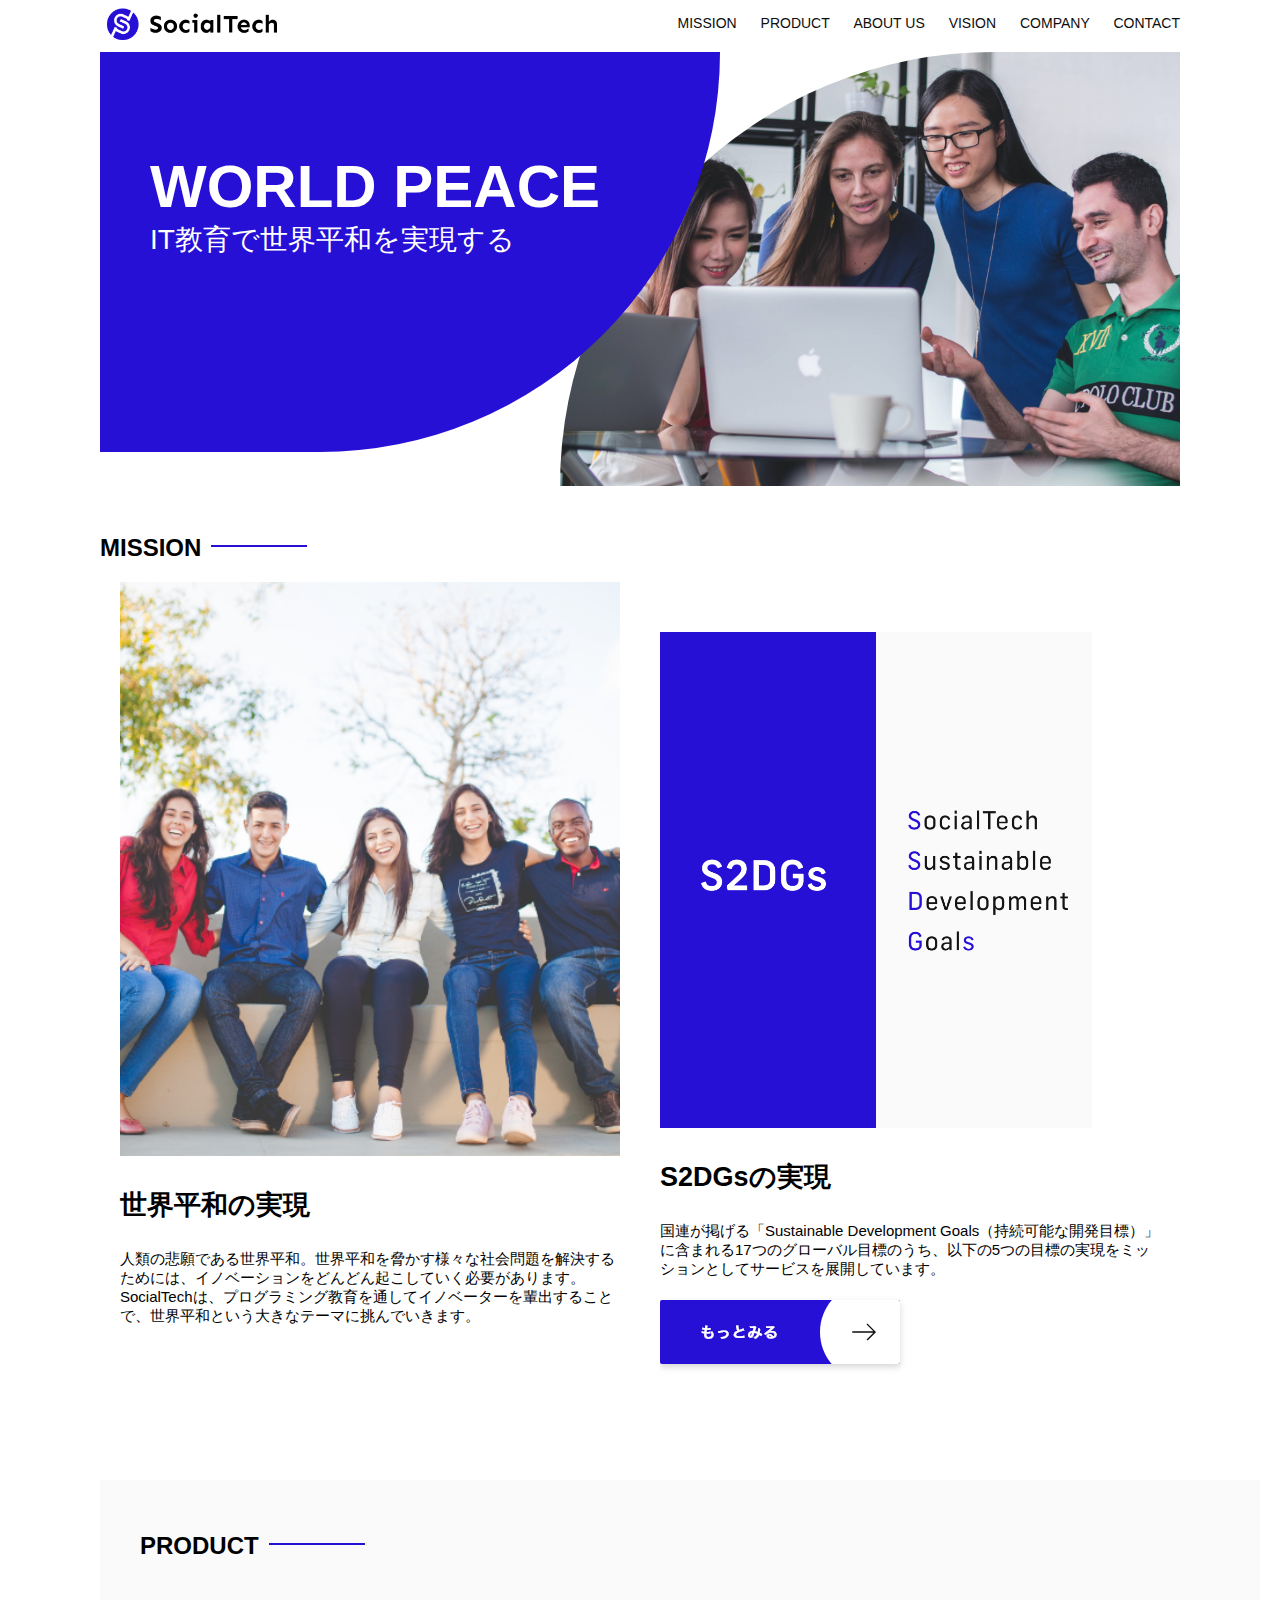
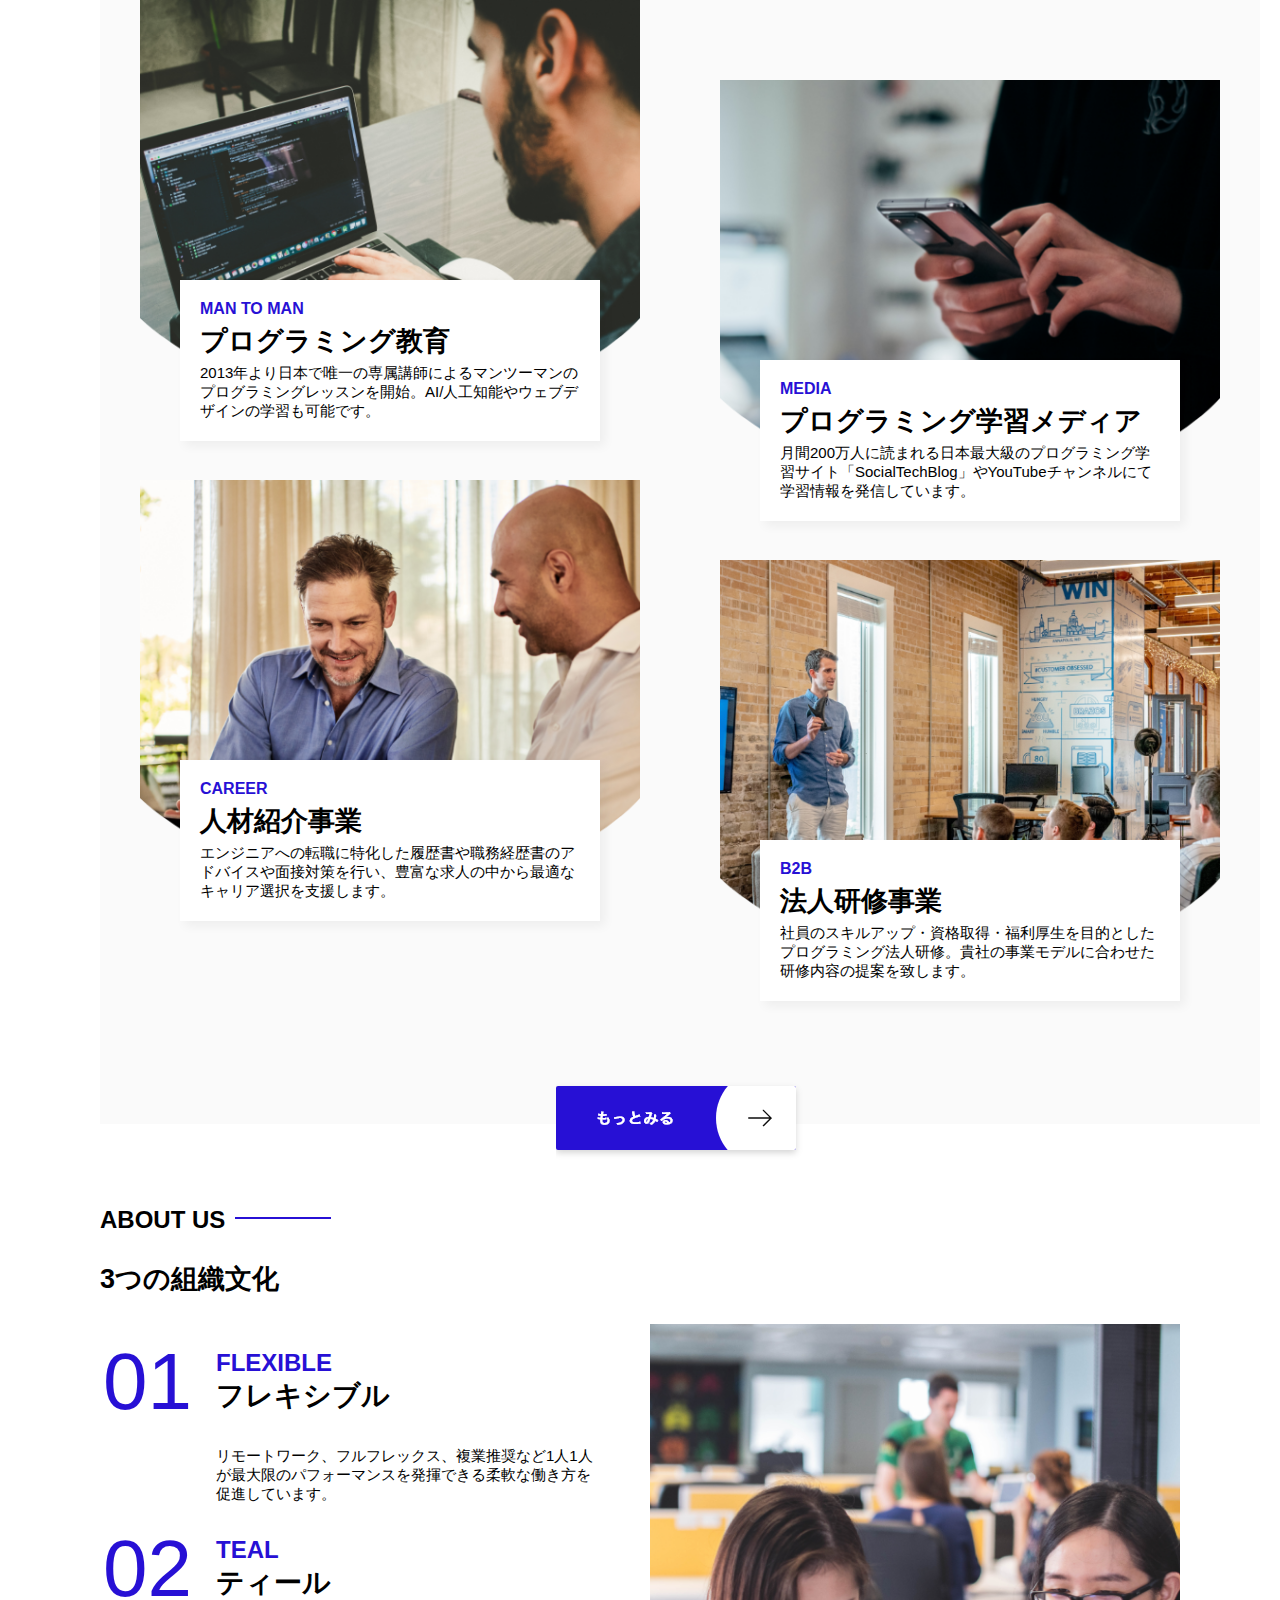
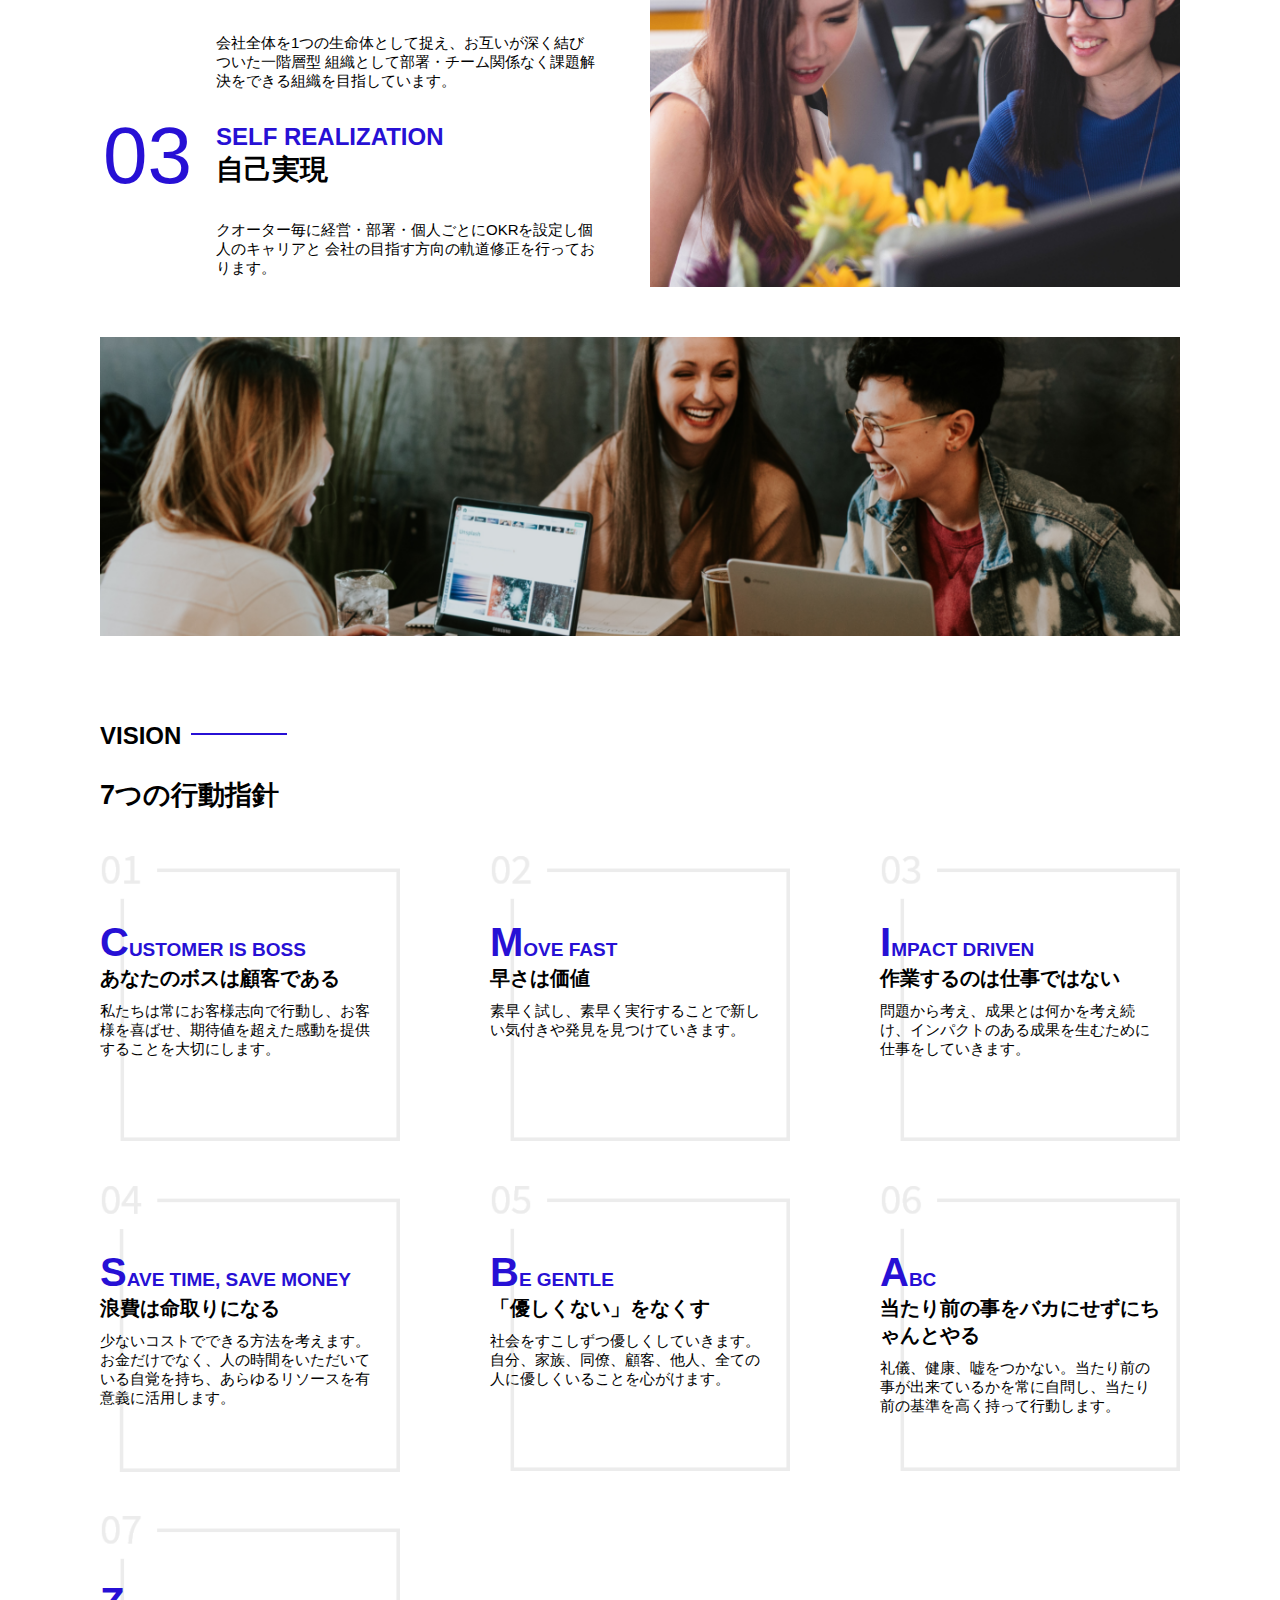
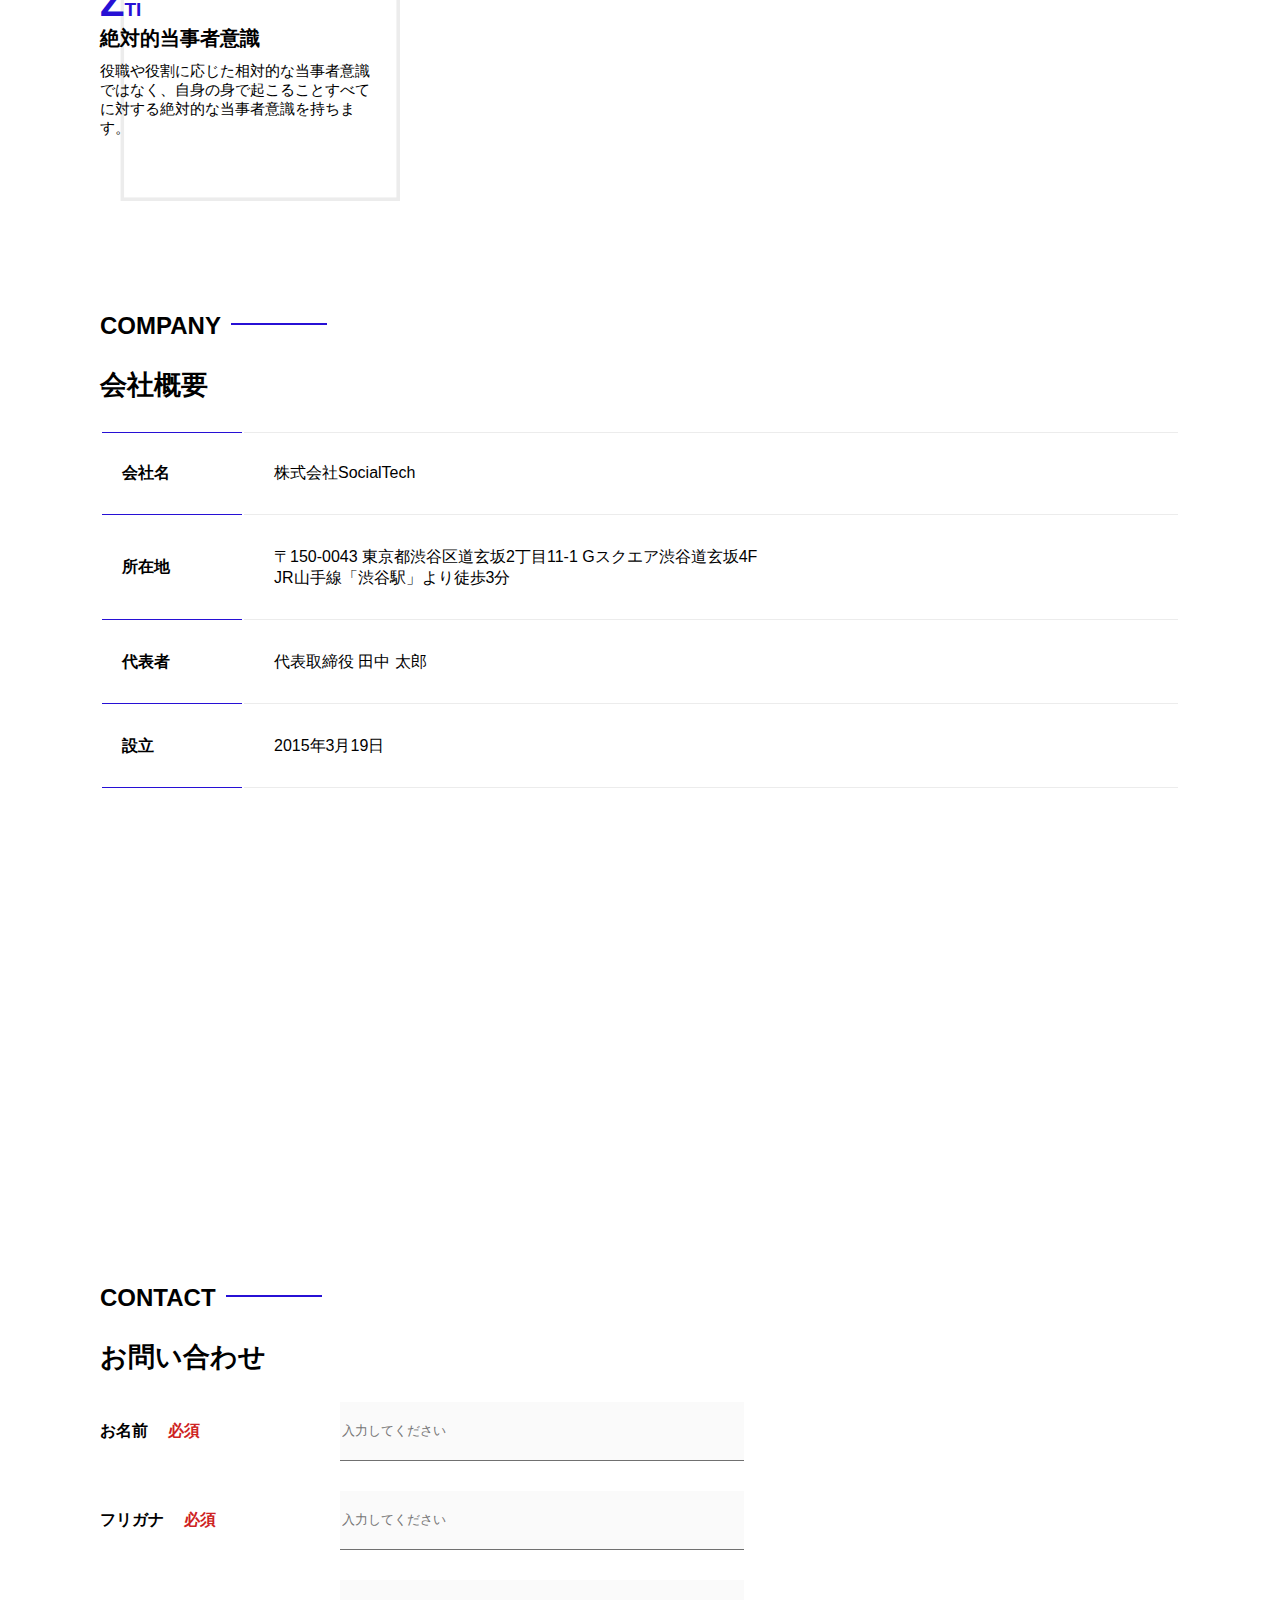
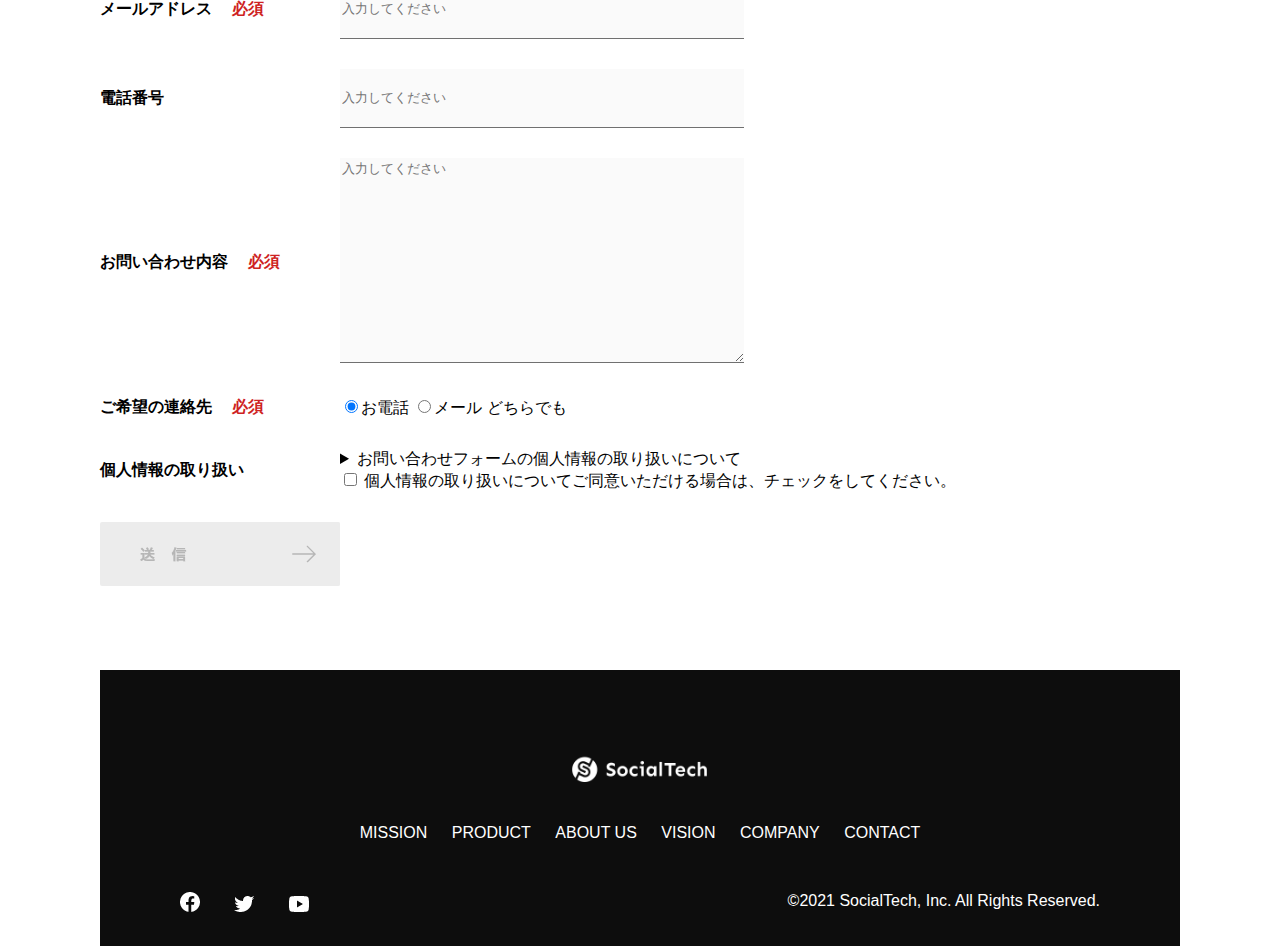
<file: index.html>
<!DOCTYPE html>
<html>
  <head>
    <title>SocialTech</title>
    <meta charset="UTF-8" />
    <meta name="description" content="SocialTechはEdTech業界のリーディングカンパニーを目指します。"/>
    <meta name="viewport" content="width=device-width, initial-scale=1.0" />
    <link rel="stylesheet" href="style.css" />
  </head>
  <body>
    <!-- ヘッダー -->
    <header>
      <!-- ロゴ -->
      <a href="index.html" id="logo"><img src="images/logo.png" alt="トップページに戻る"/></a>
      <!-- PC用ナビゲーション -->
      <nav id="nav-pc">
        <a href="mission.html">MISSION</a>
        <a href="product.html">PRODUCT</a>
        <a href="index.html#aboutus">ABOUT US</a>
        <a href="index.html#vision">VISION</a>
        <a href="index.html#company">COMPANY</a>
        <a href="index.html#contact">CONTACT</a>
      </nav>
      <!-- スマホ用メニューボタン -->
     <img id="menu-sp" src="images/button-menu.png" alt="ナビゲーションを開く" onclick="document.getElementById('nav-sp').style.display = 'block'">
     <!-- スマホ用ナビゲーション -->
     <nav id="nav-sp">
      <img id="close" src="images/button-close.png" alt="ナビゲーションを閉じる" onclick="document.getElementById('nav-sp').style.display = 'none'">
      <a id="logo-sp" href="index.html" onclick="document.getElementById('nav-sp').style.display = 'none'"><img
          src="images/logo-sp.png" alt="トップページに戻る"></a>
      <a class="menu" href="mission.html" onclick="document.getElementById('nav-sp').style.display = 'none'">MISSION</a>
      <a class="menu" href="product.html" onclick="document.getElementById('nav-sp').style.display = 'none'">PRODUCT</a>
      <a class="menu" href="index.html#aboutus" onclick="document.getElementById('nav-sp').style.display = 'none'">ABOUT
        US</a>
      <a class="menu" href="index.html#vision"
        onclick="document.getElementById('nav-sp').style.display = 'none'">VISION</a>
      <a class="menu" href="index.html#company"
        onclick="document.getElementById('nav-sp').style.display = 'none'">COMPANY</a>
      <a class="menu" href="index.html#contact"
        onclick="document.getElementById('nav-sp').style.display = 'none'">CONTACT</a>
      <div id="sns">
        <a href="https://www.facebook.com/sejuku2013"><img src="images/button-facebook.png" alt="Facebookのリンク"></a>
        <a href="https://twitter.com/samuraijuku"><img src="images/button-twitter.png" alt="Twitterのリンク"></a>
        <a href="https://www.youtube.com/channel/UCCFOQO5aDK0xXam4cUQXT8g"><img src="images/button-youtube.png" alt="YouTubeのリンク"></a>
      </div>
    </nav>
    </header>
    <main>
      <article>
        <!-- メインビジュアル -->
        <section id="main-visual">
          <div id="main-message">
            <h1>WORLD PEACE</h1>
            <p>IT教育で世界平和を実現する</p>
          </div>
          <img src="images/index/index-main.png" alt="PCの周りに集まる多国籍の仲間たち"/>
        </section>
        <!--ミッション-->
        <section id="mission">
          <h2 class="index-h2">MISSION</h2>
          <div id="mission-flex">
            <div>
              <img id="mission-photo" src="images/index/index-mission.png" alt="屋外のベンチで写真を撮影する多国籍の仲間たち"/>
              <h3>世界平和の実現</h3>
              <p>
                人類の悲願である世界平和。世界平和を脅かす様々な社会問題を解決するためには、イノベーションをどんどん起こしていく必要があります。SocialTechは、プログラミング教育を通してイノベーターを輩出することで、世界平和という大きなテーマに挑んでいきます。
              </p>
            </div>
            <div>
              <img id="s2dgs" src="images/index/s2dgs.png" alt="S2DGs" />
              <h3>S2DGsの実現</h3>
              <p>
                国連が掲げる「Sustainable Development
                Goals（持続可能な開発目標）」に含まれる17つのグローバル目標のうち、以下の5つの目標の実現をミッションとしてサービスを展開しています。
              </p>
              <a href="mission.html">
                <img src="images/button-more.png" alt="もっとみる" />
              </a>
            </div>
          </div>
        </section>
        <!-- プロダクト -->
        <section id="product">
          <h2 class="index-h2">PRODUCT</h2>
          <div>
            <div id="product-left">
              <div>
                <img class="product-photo" src="images/index/index-mantoman.png" alt="PCでコードを書く男性"/>
                <div class="product-explain">
                  <span>MAN TO MAN</span>
                  <h3>プログラミング教育</h3>
                  <p>
                    2013年より日本で唯一の専属講師によるマンツーマンのプログラミングレッスンを開始。AI/人工知能やウェブデザインの学習も可能です。
                  </p>
                </div>
              </div>
              <div>
                <img class="product-photo" src="images/index/index-career.png" alt="笑顔で話し合う2人の男性"/>
                <div class="product-explain">
                  <span>CAREER</span>
                  <h3>人材紹介事業</h3>
                  <p>
                    エンジニアへの転職に特化した履歴書や職務経歴書のアドバイスや面接対策を行い、豊富な求人の中から最適なキャリア選択を支援します。
                  </p>
                </div>
              </div>
            </div>
            <div id="product-right">
              <div>
                <img class="product-photo" src="images/index/index-media.png" alt="スマートフォンを操作する人"/>
                <div class="product-explain">
                  <span>MEDIA</span>
                  <h3>プログラミング学習メディア</h3>
                  <p>
                    月間200万人に読まれる日本最大級のプログラミング学習サイト「SocialTechBlog」やYouTubeチャンネルにて学習情報を発信しています。
                  </p>
                </div>
              </div>
              <div>
                <img class="product-photo" src="images/index/index-b2b.png" alt="講演中の男性とそれを聴く人々"/>
                <div class="product-explain">
                  <span>B2B</span>
                  <h3>法人研修事業</h3>
                  <p>
                    社員のスキルアップ・資格取得・福利厚生を目的としたプログラミング法人研修。貴社の事業モデルに合わせた研修内容の提案を致します。
                  </p>
                </div>
              </div>
            </div>
          </div>
          <div>
            <a id="product-more" href="product.html">
              <img src="images/button-more.png" alt="もっとみる" />
            </a>
          </div>
        </section>
        <!---ABOUT US-->
        <section id="aboutus">
          <h2 class="index-h2">ABOUT US</h2>
          <h3>3つの組織文化</h3>
          <div>
            <table class="culture-table">
              <tr>
                <td>
                  <span class="culture-num">01</span>
                </td>
                <td>
                  <span class="culture-en">FLEXIBLE</span>
                  <span class="culture-jp">フレキシブル</span>
                </td>
              </tr>
              <tr>
                <td>
                  <!--空のセル-->
                </td>
                <td>
                  <p class="culture-description">
                    リモートワーク、フルフレックス、複業推奨など1人1人が最大限のパフォーマンスを発揮できる柔軟な働き方を促進しています。
                  </p>
                </td>
              </tr>
              <tr>
                <td>
                  <span class="culture-num">02</span>
                </td>
                <td>
                  <span class="culture-en">TEAL</span>
                  <span class="culture-jp">ティール</span>
                </td>
              </tr>
              <tr>
                <td>
                  <!--空のセル-->
                </td>
                <td>
                  <p class="culture-description">
                    会社全体を1つの生命体として捉え、お互いが深く結びついた一階層型
                    組織として部署・チーム関係なく課題解決をできる組織を目指しています。
                  </p>
                </td>
              </tr>
              <tr>
                <td>
                  <span class="culture-num">03</span>
                </td>
                <td>
                  <span class="culture-en">SELF REALIZATION</span>
                  <span class="culture-jp">自己実現</span>
                </td>
              </tr>
              <tr>
                <td>
                  <!--空のセル-->
                </td>
                <td>
                  <p class="culture-description">
                    クオーター毎に経営・部署・個人ごとにOKRを設定し個人のキャリアと
                    会社の目指す方向の軌道修正を行っております。
                  </p>
                </td>
              </tr>
            </table>
            <img class="culture-img" src="images/index/index-aboutus1.png" alt="笑顔で話し合う2人の女性"/>
          </div>
          <img class="culture-img2" src="images/index/index-aboutus2.png" alt="笑顔で話し合う3人の男女"/>
        </section>
        <!-- VISION -->
        <section id="vision">
          <h2 class="index-h2">VISION</h2>
          <h3>7つの行動指針</h3>
          <div>
            <div class="vision-box">
              <img src="images/index/vision-01.png" alt="01" />
              <span>
                <h4>CUSTOMER IS BOSS</h4>
                <h5>あなたのボスは顧客である</h5>
                <p>
                  私たちは常にお客様志向で行動し、お客様を喜ばせ、期待値を超えた感動を提供することを大切にします。
                </p>
              </span>
            </div>
            <div class="vision-box">
              <img src="images/index/vision-02.png" alt="02" />
              <span>
                <h4>MOVE FAST</h4>
                <h5>早さは価値</h5>
                <p>
                  素早く試し、素早く実行することで新しい気付きや発見を見つけていきます。
                </p>
              </span>
            </div>
            <div class="vision-box">
              <img src="images/index/vision-03.png" alt="03" />
              <span>
                <h4>IMPACT DRIVEN</h4>
                <h5>作業するのは仕事ではない</h5>
                <p>
                  問題から考え、成果とは何かを考え続け、インパクトのある成果を生むために仕事をしていきます。
                </p>
              </span>
            </div>
            <div class="vision-box">
              <img src="images/index/vision-04.png" alt="04" />
              <span>
                <h4>SAVE TIME, SAVE MONEY</h4>
                <h5>浪費は命取りになる</h5>
                <p>
                  少ないコストでできる方法を考えます。お金だけでなく、人の時間をいただいている自覚を持ち、あらゆるリソースを有意義に活用します。
                </p>
              </span>
            </div>
            <div class="vision-box">
              <img src="images/index/vision-05.png" alt="05" />
              <span>
                <h4>BE GENTLE</h4>
                <h5>「優しくない」をなくす</h5>
                <p>
                  社会をすこしずつ優しくしていきます。自分、家族、同僚、顧客、他人、全ての人に優しくいることを心がけます。
                </p>
              </span>
            </div>
            <div class="vision-box">
              <img src="images/index/vision-06.png" alt="06" />
              <span>
                <h4>ABC</h4>
                <h5>当たり前の事をバカにせずにちゃんとやる</h5>
                <p>
                  礼儀、健康、嘘をつかない。当たり前の事が出来ているかを常に自問し、当たり前の基準を高く持って行動します。
                </p>
              </span>
            </div>
            <div class="vision-box">
              <img src="images/index/vision-07.png" alt="07" />
              <span>
                <h4>ZTI</h4>
                <h5>絶対的当事者意識</h5>
                <p>
                  役職や役割に応じた相対的な当事者意識ではなく、自身の身で起こることすべてに対する絶対的な当事者意識を持ちます。
                </p>
              </span>
            </div>
          </div>
        </section>
        <!-- COMPANY -->
        <section id="company">
          <h2 class="index-h2">COMPANY</h2>
          <h3>会社概要</h3>
          <table id="company-table">
            <tr>
              <th class="tableheader-first">会社名</th>
              <td class="cell-first">株式会社SocialTech</td>
            </tr>
            <tr>
              <th class="tableheader">所在地</th>
              <td class="cell">
                〒150-0043 東京都渋谷区道玄坂2丁目11-1 Gスクエア渋谷道玄坂4F<br />JR山手線「渋谷駅」より徒歩3分
              </td>
            </tr>
            <tr>
              <th class="tableheader">代表者</th>
              <td class="cell">代表取締役 田中 太郎</td>
            </tr>
            <tr>
              <th class="tableheader">設立</th>
              <td class="cell">2015年3月19日</td>
            </tr>
          </table>
          <iframe
            src="https://www.google.com/maps/embed?pb=!1m18!1m12!1m3!1d3241.7759544892483!2d139.69399665123464!3d35.65789123876098!2m3!1f0!2f0!3f0!3m2!1i1024!2i768!4f13.1!3m3!1m2!1s0x60188caa0042e8d1%3A0xba130bea826a7aa2!2z44CSMTUwLTAwNDMg5p2x5Lqs6YO95riL6LC35Yy66YGT546E5Z2C77yS5LiB55uu77yR77yR4oiS77yR!5e0!3m2!1sja!2sjp!4v1636872991912!5m2!1sja!2sjp" style="border: 0" allowfullscreen=" "loading="lazy">
          </iframe>
        </section>
        <!-- お問い合わせフォーム -->
        <section id="contact">
          <h2 class="index-h2">CONTACT</h2>
          <h3>お問い合わせ</h3>
          <form>
            <div>
              <div class="contact-heading">
                <label class="contact-label">お名前<span class="contact-span">必須</span></label>
              </div>
              <div class="contact-form">
                <input type="text" name="name" placeholder="入力してください" class="contact-textbox"/>
              </div>
            </div>
            <div>
              <div class="contact-heading">
                <label class="contact-label">フリガナ<span class="contact-span">必須</span></label>
              </div>
              <div>
                <input type="text" name="hurigana" placeholder="入力してください" class="contact-textbox"/>
              </div>
            </div>
            <div>
              <div class="contact-heading">
                <label class="contact-label">メールアドレス<span class="contact-span">必須</span></label>
              </div>
              <div>
                <input type="text" name="email" placeholder="入力してください" class="contact-textbox"/>
              </div>
            </div>
            <div>
              <div class="contact-heading">
                <label class="contact-label">電話番号</label>
              </div>
              <div>
                <input type="text" name="tel" placeholder="入力してください" class="contact-textbox"/>
              </div>
            </div>
            <div>
              <div class="contact-heading">
                <label class="contact-label">お問い合わせ内容<span class="contact-span">必須</span></label>
              </div>
              <div>
                <textarea class="contact-textarea" placeholder="入力してください" name="message"></textarea>
              </div>
            </div>
            <div>
              <div class="contact-heading">
                <label class="contact-label">ご希望の連絡先<span class="contact-span">必須</span></label>
              </div>
              <div>
                <input class="radiobutton" type="radio" value="tel" name="contact" checked/><label>お電話</label>
                <input
                  class="radiobutton"
                  type="radio"
                  value="mail"
                  name="contact"
                /><label>メール</label>
                <inputclass="radiobutton" type="radio" value="both" name="contact"/><label>どちらでも</label>
              </div>
            </div>
            <div>
              <div class="contact-heading">
                <label class="contact-label">個人情報の取り扱い</label>
              </div>
              <div>
                <details>
                  <summary>
                    お問い合わせフォームの個人情報の取り扱いについて
                  </summary>
                  <div>
                    <span>１．組織の名称又は氏名</span><br />
                    株式会社SocialTech<br />
                    <br />
                    <span>２．個人情報保護管理者（若しくはその代理人）の氏名又は職名、所属及び連絡先  鈴木 一郎 コーポレート部</span><br />
                    メールアドレス：support@socialtech.net<br />
                    TEL：03-xxxx-xxxx<br />
                    <span>３．個人情報の利用目的</span><br />
                    ・本サービス及び本サービスに関連する情報の提供又はそれらに関する連絡のため<br />
                    ・ユーザーの本人確認のため<br />
                    ・当社サービスのご案内のため<br />
                    ・当社の商品等の広告または宣伝（電子メールによるものを含むものとします。）<br /><br />
                    <span>４．個人情報の取り扱い業務の委託</span><br />
                    個人情報の取扱業務の全部または一部を外部に業務委託する場合があります。<br />
                    その際、弊社は、個人情報を適切に保護できる管理体制を敷き実行していることを条件として<br />
                    委託先を厳選したうえで、機密保持契約を委託先と締結し、お客様の個人情報を厳密に管理させます。<br /><br />
                    <span>５．個人情報の開示等の請求</span><br />
                    お客様は、弊社に対してご自身の個人情報の開示等（利用目的の通知、開示、内容の訂正・追加・削除、利用の停止または消去、第三者への提供の停止）に関して、当社問合わせ窓口に申し出ることができます。<br />
                    その際、弊社はお客様ご本人を確認させていただいたうえで、合理的な期間内に対応いたします。<br />
                    <br />
                    なお、個人情報に関する弊社問合わせ先は、次の通りです。<br />
                    <br />
                    株式会社SocialTech　個人情報問合せ窓口<br />
                    〒150-0043　東京都渋谷区道玄坂2丁目11-1 Ｇスクエア渋谷道玄坂
                    4F<br />
                    メールアドレス：support@socialtech.net　TEL：03-xxxx-xxxx<br />
                    <br />
                    <span>６．個人情報を提供されることの任意性について</span><br />
                    <br />
                    お客様がご自身の個人情報を弊社に提供されるか否かは、お客様のご判断によりますが、もしご提供されない場合には、適切なサービスが提供できない場合がありますので予めご了承ください。
                  </div>
                </details>
                <input type="checkbox" name="agree" />
                <span>個人情報の取り扱いについてご同意いただける場合は、チェックをしてください。</span>
              </div>
            </div>
            <input type="image" value="Submit" src="images/button-submit.png" alt="送信する"/>
          </form>
        </section>
      </article>
      <footer>
        <div id="footer-logo">
          <img src="images/logo-sp.png" alt="SocialTech" />
        </div>
        <div id="footer-link">
          <a href="mission.html">MISSION</a>
          <a href="product.html">PRODUCT</a>
          <a href="index.html#aboutus">ABOUT US</a>
          <a href="index.html#vision">VISION</a>
          <a href="index.html#company">COMPANY</a>
          <a href="index.html#contact">CONTACT</a>
        </div>
        <div id="sns-footer">
          <a href="https://www.facebook.com/sejuku2013"><img src="images/button-facebook.png" alt="Facebookのリンク"/></a>
          <a href="https://twitter.com/samuraijuku"><img src="images/button-twitter.png" alt="Twitterのリンク"/></a>
          <a href="https://www.youtube.com/channel/UCCFOQO5aDK0xXam4cUQXT8g"><img src="images/button-youtube.png" alt="YouTubeのリンク"/></a>
          <span id="copyright">&copy;2021 SocialTech, Inc. All Rights Reserved.
          </span>
        </div>
      </footer>
    </main>
  </body>
</html>
</file>
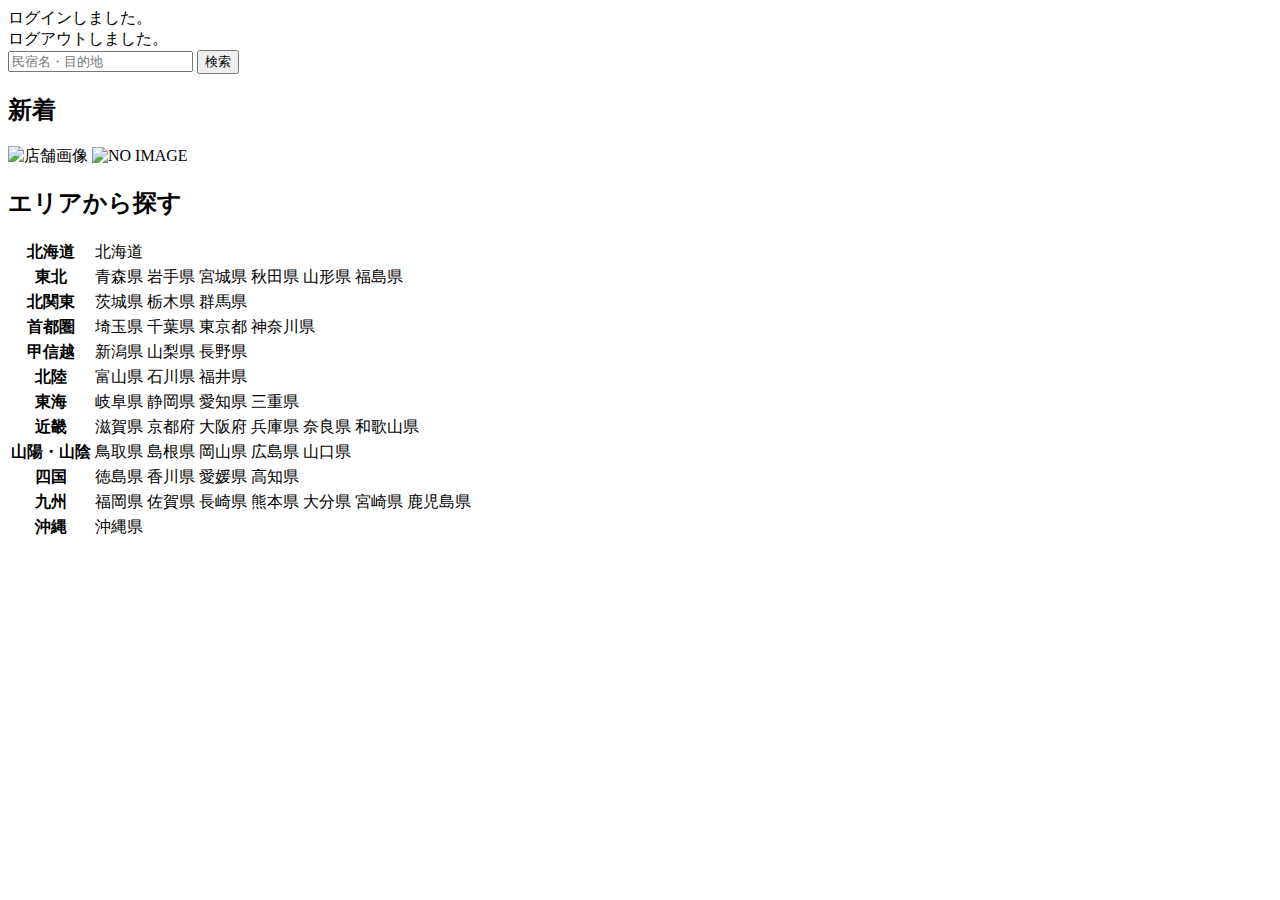
<file: springboot/samuraitravel/src/main/resources/templates/index.html>
<!DOCTYPE html>
<html xmlns:th="https://www.thymeleaf.org" xmlns:sec="http://www.thymeleaf.org/extras/spring-security">
    <head>
         <div th:replace="~{fragment :: meta}"></div>   
              
         <div th:replace="~{fragment :: styles}"></div>
        
        <title>SAMURAI Travel</title>	
    </head>
    <body>
         <div class="samuraitravel-wrapper">
             <!-- ヘッダー -->
             <div th:replace="~{fragment :: header}"></div>
             
             <main>
                 <div class="container pt-4 pb-5 samuraitravel-container">
                     <div th:if="${param.loggedIn}" class="alert alert-info">
                         ログインしました。
                     </div>  
                     
                     <div th:if="${param.loggedOut}" class="alert alert-info">
                         ログアウトしました。
                     </div>
                     <div th:if="${successMessage}" class="alert alert-info">
                         <span th:text="${successMessage}"></span>
                     </div> 
                     <div class="d-flex justify-content-center">                                            
                         <form method="get" th:action="@{/houses}" class="mb-5 samuraitravel-search-form">
                             <div class="input-group">
                                 <input type="text" class="form-control" name="keyword" th:value="${keyword}" placeholder="民宿名・目的地">
                                 <button type="submit" class="btn text-white shadow-sm samuraitravel-btn">検索</button> 
                             </div>               
                         </form>                        
                     </div>                                                                                                  
                                                      
                     <h2 class="text-center mb-3">新着</h2>
                     <div class="row row-cols-lg-5 row-cols-2 g-3 mb-5">                                        
                         <div class="col" th:each="newHouse : ${newHouses}">
                             <a th:href="@{/houses/__${newHouse.getId()}__}" class="link-dark samuraitravel-card-link">
                                 <div class="card h-100">                                                                        
                                     <img th:if="${newHouse.getImageName()}" th:src="@{/storage/__${newHouse.getImageName()}__}" class="card-img-top samuraitravel-vertical-card-image" alt="店舗画像">                                     
                                     <img th:unless="${newHouse.getImageName()}" th:src="@{/images/noImage.png}" class="card-img-top samuraitravel-vertical-card-image" alt="NO IMAGE">                                                                                                                        
                                     <div class="card-body">                                    
                                         <h3 class="card-title" th:text="${newHouse.getName()}"></h3>
                                         <p class="card-text mb-1">
                                             <small class="text-muted" th:text="${newHouse.getAddress()}"></small>                                            
                                         </p>
                                         <p class="card-text">
                                             <span th:text="${#numbers.formatInteger(newHouse.getPrice(), 1, 'COMMA') + '円 / 泊'}"></span>                                            
                                         </p>                                    
                                     </div>
                                 </div>    
                             </a>            
                         </div>                                               
                     </div>
                     
                     <div class="row justify-content-center">
                         <div class="col-xl-5 col-lg-6 col-md-8">                    
                     
                             <h2 class="text-center mb-3">エリアから探す</h2>                                        
                              
                             <table class="table">
                                 <tbody>                                                     
                                     <tr>
                                         <th>北海道</th>
                                         <td>
                                             <a th:href="@{/houses?area=北海道}">北海道</a>
                                         </td>                                     
                                     </tr>  
                                     <tr>
                                         <th>東北</th>
                                         <td>
                                             <a th:href="@{/houses?area=青森県}" class="me-2">青森県</a>
                                             <a th:href="@{/houses?area=岩手県}" class="me-2">岩手県</a>
                                             <a th:href="@{/houses?area=宮城県}" class="me-2">宮城県</a>
                                             <a th:href="@{/houses?area=秋田県}" class="me-2">秋田県</a>
                                             <a th:href="@{/houses?area=山形県}" class="me-2">山形県</a>
                                             <a th:href="@{/houses?area=福島県}">福島県</a>
                                         </td>                                     
                                     </tr>  
                                     <tr>
                                         <th>北関東</th>
                                         <td>
                                             <a th:href="@{/houses?area=茨城県}" class="me-2">茨城県</a>
                                             <a th:href="@{/houses?area=栃木県}" class="me-2">栃木県</a>
                                             <a th:href="@{/houses?area=群馬県}">群馬県</a>                                    
                                         </td>                                     
                                     </tr>  
                                     <tr>
                                         <th>首都圏</th>
                                         <td>
                                             <a th:href="@{/houses?area=埼玉県}" class="me-2">埼玉県</a>
                                             <a th:href="@{/houses?area=千葉県}" class="me-2">千葉県</a>
                                             <a th:href="@{/houses?area=東京都}" class="me-2">東京都</a>
                                             <a th:href="@{/houses?area=神奈川県}">神奈川県</a>
                                         </td>                                     
                                     </tr>  
                                     <tr>
                                         <th>甲信越</th>
                                         <td>
                                             <a th:href="@{/houses?area=新潟県}" class="me-2">新潟県</a>
                                             <a th:href="@{/houses?area=山梨県}" class="me-2">山梨県</a>
                                             <a th:href="@{/houses?area=長野県}">長野県</a>
                                         </td>                                     
                                     </tr>  
                                     <tr>
                                         <th>北陸</th>
                                         <td>
                                             <a th:href="@{/houses?area=富山県}" class="me-2">富山県</a>
                                             <a th:href="@{/houses?area=石川県}" class="me-2">石川県</a>
                                             <a th:href="@{/houses?area=福井県}">福井県</a>
                                         </td>                                     
                                     </tr>  
                                     <tr>
                                         <th>東海</th>
                                         <td>
                                             <a th:href="@{/houses?area=岐阜県}" class="me-2">岐阜県</a>
                                             <a th:href="@{/houses?area=静岡県}" class="me-2">静岡県</a>
                                             <a th:href="@{/houses?area=愛知県}" class="me-2">愛知県</a>
                                             <a th:href="@{/houses?area=三重県}">三重県</a>
                                         </td>                                     
                                     </tr>  
                                     <tr>
                                         <th>近畿</th>
                                         <td>
                                             <a th:href="@{/houses?area=滋賀県}" class="me-2">滋賀県</a>
                                             <a th:href="@{/houses?area=京都府}" class="me-2">京都府</a>
                                             <a th:href="@{/houses?area=大阪府}" class="me-2">大阪府</a>
                                             <a th:href="@{/houses?area=兵庫県}" class="me-2">兵庫県</a>
                                             <a th:href="@{/houses?area=奈良県}" class="me-2">奈良県</a>
                                             <a th:href="@{/houses?area=和歌山県}">和歌山県</a>
                                         </td>                                     
                                     </tr>  
                                     <tr>
                                         <th>山陽・山陰</th>
                                         <td>
                                             <a th:href="@{/houses?area=鳥取県}" class="me-2">鳥取県</a>
                                             <a th:href="@{/houses?area=島根県}" class="me-2">島根県</a>
                                             <a th:href="@{/houses?area=岡山県}" class="me-2">岡山県</a>
                                             <a th:href="@{/houses?area=広島県}" class="me-2">広島県</a>
                                             <a th:href="@{/houses?area=山口県}">山口県</a>
                                         </td>                                     
                                     </tr>  
                                     <tr>
                                         <th>四国</th>
                                         <td>
                                             <a th:href="@{/houses?area=徳島県}" class="me-2">徳島県</a>
                                             <a th:href="@{/houses?area=香川県}" class="me-2">香川県</a>
                                             <a th:href="@{/houses?area=愛媛県}" class="me-2">愛媛県</a>
                                             <a th:href="@{/houses?area=高知県}">高知県</a>
                                         </td>                                     
                                     </tr>            
                                     <tr>
                                         <th>九州</th>
                                         <td>
                                             <a th:href="@{/houses?area=福岡県}" class="me-2">福岡県</a>
                                             <a th:href="@{/houses?area=佐賀県}" class="me-2">佐賀県</a>
                                             <a th:href="@{/houses?area=長崎県}" class="me-2">長崎県</a>
                                             <a th:href="@{/houses?area=熊本県}" class="me-2">熊本県</a>
                                             <a th:href="@{/houses?area=大分県}" class="me-2">大分県</a>
                                             <a th:href="@{/houses?area=宮崎県}" class="me-2">宮崎県</a>
                                             <a th:href="@{/houses?area=鹿児島県}">鹿児島県</a>
                                         </td>                                     
                                     </tr>  
                                     <tr>
                                         <th>沖縄</th>
                                         <td>
                                             <a th:href="@{/houses?area=沖縄県}">沖縄県</a>
                                         </td>                                     
                                     </tr>                                                                                                                                                                                                                                                                                                                                                                           
                                 </tbody>
                             </table>  
                         </div>
                     </div>
                 </div>
             </main>
             
             <!-- フッター -->
             <div th:replace="~{fragment :: footer}"></div>
         </div>    
         
         <div th:replace="~{fragment :: scripts}"></div>  
	</body>
</html>
</file>
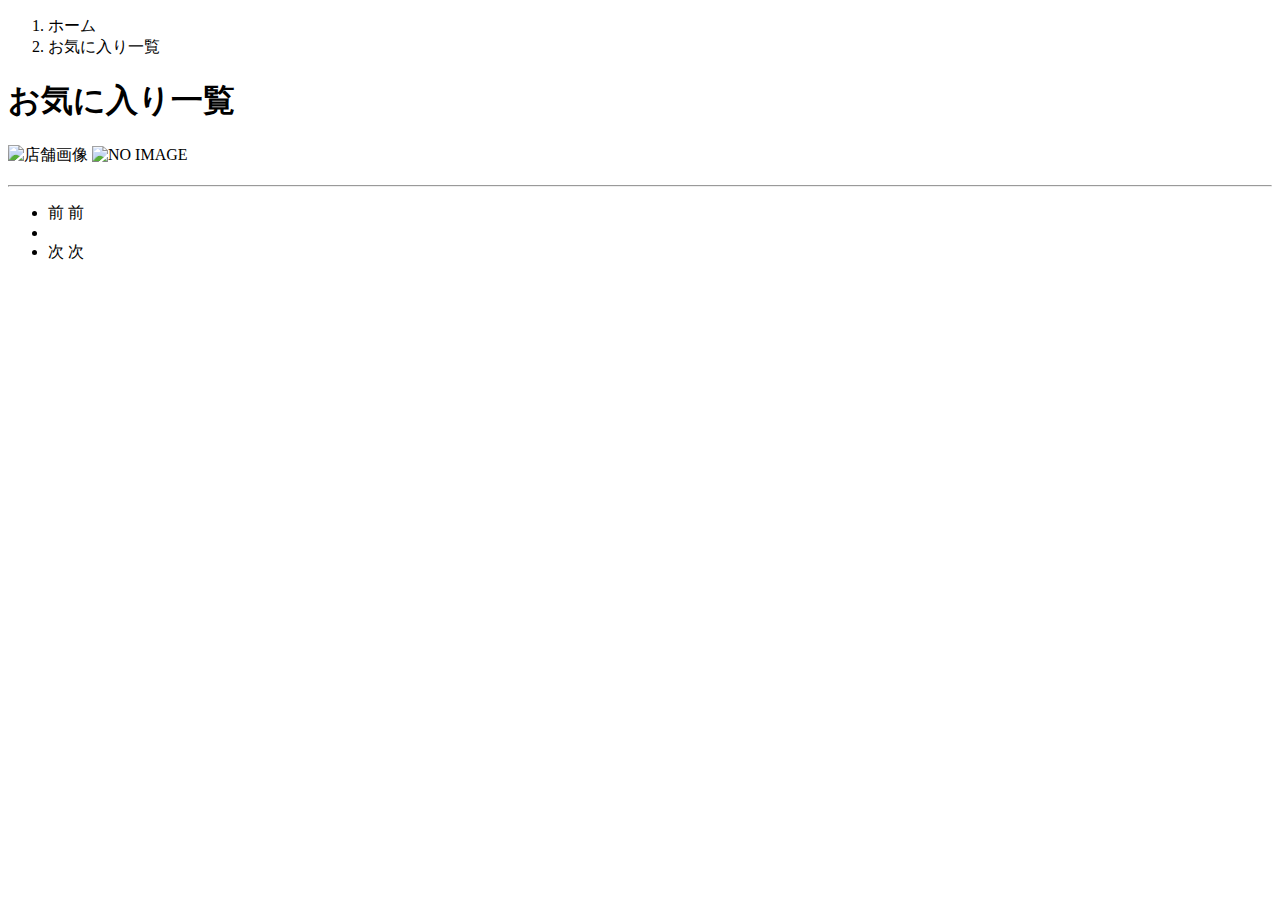
<file: springboot/samuraitravel/src/main/resources/templates/favorites/index.html>
<!DOCTYPE html>
<html xmlns:th="https://www.thymeleaf.org" xmlns:sec="http://www.thymeleaf.org/extras/spring-security">    
     <head>
         <div th:replace="~{fragment :: meta}"></div>   
                     
         <div th:replace="~{fragment :: styles}"></div>
           
         <title>お気に入り一覧</title>   
     </head>
     <body>
         <div class="samuraitravel-wrapper">
             <!-- ヘッダー -->
             <div th:replace="~{fragment :: header}"></div>             
             <main>
                 <div class="container pt-4 pb-5 samuraitravel-container">
                     <div class="row justify-content-center">
                         <div class="col-xxl-9 col-xl-10 col-lg-11">
							 <nav class="mb-4" style="--bs-breadcrumb-divider: '>';" aria-label="breadcrumb">
								 <ol class="breadcrumb mb-0">
									 <li class="breadcrumb-item"><a th:href="@{/}">ホーム</a></li>
									 <li class="breadcrumb-item active" aria-current="page">お気に入り一覧</li>								 
								 </ol>
							 </nav>
                             
                             <h1 class="mb-4 text-center">お気に入り一覧</h1> 
                             
                             <div class="mb-3" th:each="favorite : ${favoritePage}">
                                 <a th:href="@{/houses/__${favorite.getHouse().getId()}__}" class="link-dark samuraitravel-card-link">
                                     <div class="card h-100">   
                                         <div class="row g-0">
                                             <div class="col-md-4">                                                                                
                                                 <img th:if="${favorite.getHouse().getImageName()}" th:src="@{/storage/__${favorite.getHouse().getImageName()}__}" class="card-img-top samuraitravel-horizontal-card-image" alt="店舗画像">                                                     
                                                 <img th:unless="${favorite.getHouse().getImageName()}" th:src="@{/images/noImage.png}" class="card-img-top samuraitravel-horizontal-card-image" alt="NO IMAGE">                                                    
                                             </div> 
                                             <div class="col-md-8">                                                                                                                        
                                                 <div class="card-body">                                    
                                                     <h3 class="card-title mb-4" th:text="${favorite.getHouse().getName()}"></h3>                                            
  
                                                     <hr class="mb-3">
                                                     
                                                     <p class="card-text mb-2">
                                                         <span th:text="${favorite.getHouse().getDescription()}"></span>
                                                     </p>                                                    
                                                     
                                                     <p class="card-text mb-2">
                                                         <small class="text-muted" th:text="${'〒' + favorite.getHouse().getPostalCode()}"></small>
                                                         <small class="text-muted" th:text="${favorite.getHouse().getAddress()}"></small>                                                      
                                                     </p>   
                                                                                                                                                                                                                                    
                                                     <p class="card-text">
                                                         <span th:text="${#numbers.formatInteger(favorite.getHouse().getPrice(), 1, 'COMMA') + '円 / 泊'}"></span>
                                                     </p>                                    
                                                 </div>
                                             </div>
                                         </div>
                                     </div>    
                                 </a>            
                             </div>
                        </div> 
                           <div th:if="${favoritePage.getTotalPages() > 1}" class="d-flex justify-content-center">
                               <nav aria-label="お気に入り一覧ページ">
                                   <ul class="pagination">
                                       <li class="page-item">
                                           <span th:if="${favoritePage.isFirst()}" class="page-link disabled">前</span>
                                           <a th:unless="${favoritePage.isFirst()}" th:href="@{/favorites(page = ${favoritePage.getNumber() - 1})}" class="page-link samuraitravel-page-link">前</a>
                                       </li>
                                       <li th:each="i : ${#numbers.sequence(0, favoritePage.getTotalPages() - 1)}" class="page-item">
                                           <span th:if="${i == favoritePage.getNumber()}" class="page-link active samuraitravel-active" th:text="${i + 1}"></span>
                                           <a th:unless="${i == favoritePage.getNumber()}" th:href="@{/favorites(page = ${i})}" class="page-link samuraitravel-page-link" th:text="${i + 1}"></a>
                                       </li>
                                       <li class="page-item">                        
                                           <span th:if="${favoritePage.isLast()}" class="page-link disabled">次</span>
                                           <a th:unless="${favoritePage.isLast()}" th:href="@{/favorites(page = ${favoritePage.getNumber() + 1})}" class="page-link samuraitravel-page-link">次</a>
                                       </li>
                                   </ul>
                               </nav> 
                           </div>                                          
                     </div>
                 </div>  
             </main>             
             <!-- フッター -->
             <div th:replace="~{fragment :: footer}"></div>
         </div>    
         
         <div th:replace="~{fragment :: scripts}"></div>  
   </body>
 </html>
</file>
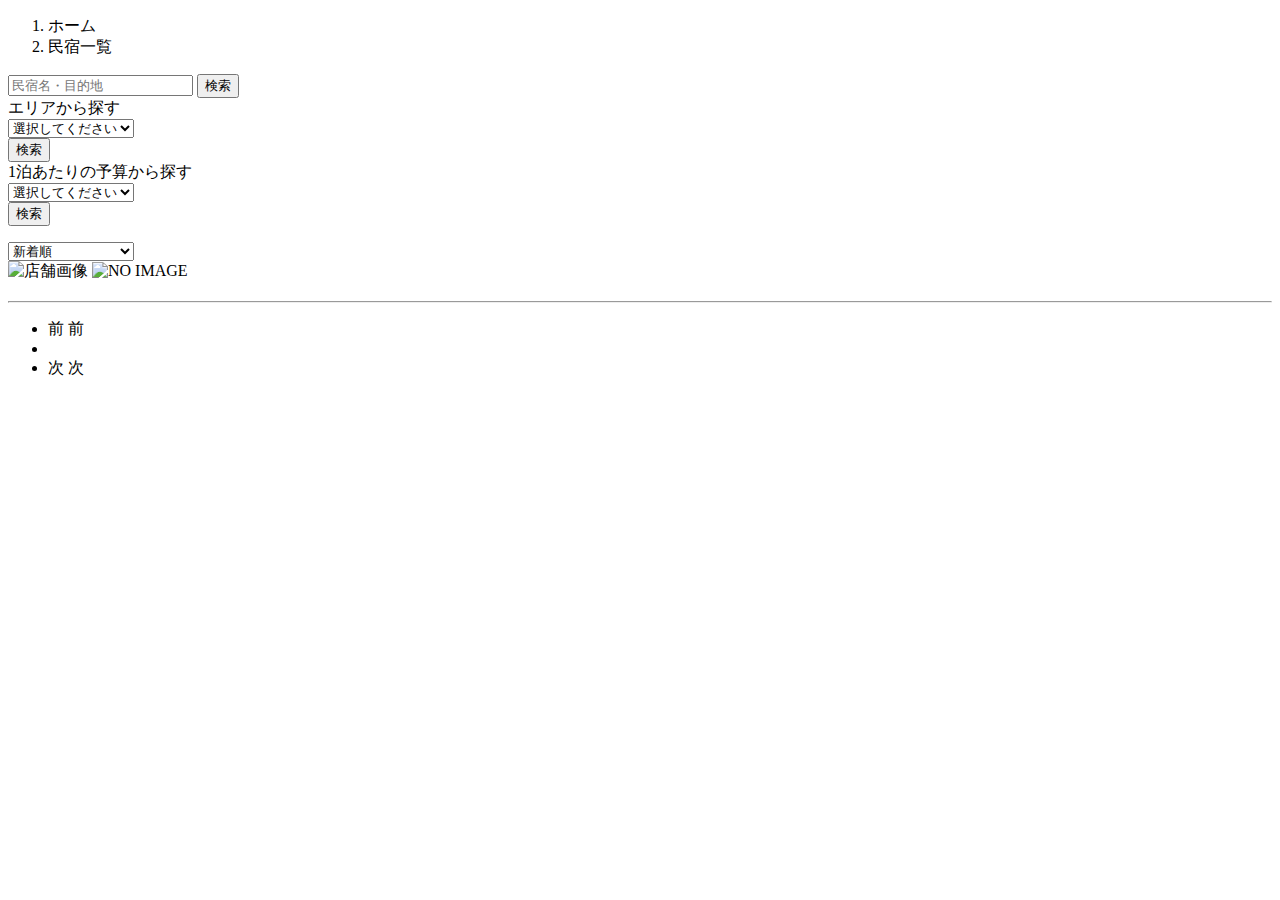
<file: springboot/samuraitravel/src/main/resources/templates/houses/index.html>
<!DOCTYPE html>
 <html xmlns:th="https://www.thymeleaf.org" xmlns:sec="http://www.thymeleaf.org/extras/spring-security">    
     <head>
         <div th:replace="~{fragment :: meta}"></div>   
              
         <div th:replace="~{fragment :: styles}"></div>
           
         <title>民宿一覧</title>   
     </head>
     <body>
         <div class="samuraitravel-wrapper">
             <!-- ヘッダー -->
             <div th:replace="~{fragment :: header}"></div>
             
             <main>
                 <div class="container samuraitravel-container pb-5">
                     <div class="row justify-content-center">
                         <nav class="my-3" style="--bs-breadcrumb-divider: '>';" aria-label="breadcrumb">
                             <ol class="breadcrumb mb-0">                        
                                 <li class="breadcrumb-item"><a th:href="@{/}">ホーム</a></li>
                                 <li class="breadcrumb-item active" aria-current="page">民宿一覧</li>
                             </ol>
                         </nav>         
             
                         <div class="col-xl-3 col-lg-4 col-md-12">               
                             <form method="get" th:action="@{/houses}" class="w-100 mb-3">
                                 <div class="input-group">
                                     <input type="text" class="form-control" name="keyword" th:value="${keyword}" placeholder="民宿名・目的地">
                                     <button type="submit" class="btn text-white shadow-sm samuraitravel-btn">検索</button> 
                                 </div>               
                             </form>
             
                             <div class="card mb-3">
                                 <div class="card-header">
                                     エリアから探す
                                 </div>
                                 <div class="card-body">
                                     <form method="get" th:action="@{/houses}" class="w-100">
                                         <div class="form-group mb-3">
                                             <select class="form-control form-select" name="area">  
                                                 <option value="" hidden>選択してください</option>   
                                                 <optgroup label="北海道">                                      
                                                     <option value="北海道" th:selected="${area == '北海道'}">北海道</option>
                                                 </optgroup>                
                                                 <optgroup label="東北">                                  
                                                     <option value="青森県" th:selected="${area == '青森県'}">青森県</option>                                                
                                                     <option value="岩手県" th:selected="${area == '岩手県'}">岩手県</option>
                                                     <option value="宮城県" th:selected="${area == '宮城県'}">宮城県</option>
                                                     <option value="秋田県" th:selected="${area == '秋田県'}">秋田県</option>
                                                     <option value="山形県" th:selected="${area == '山形県'}">山形県</option>
                                                     <option value="福島県" th:selected="${area == '福島県'}">福島県</option>
                                                 </optgroup>
                                                 <optgroup label="北関東">  
                                                     <option value="茨城県" th:selected="${area == '茨城県'}">茨城県</option>
                                                     <option value="栃木県" th:selected="${area == '栃木県'}">栃木県</option>
                                                     <option value="群馬県" th:selected="${area == '群馬県'}">群馬県</option>
                                                 </optgroup>
                                                 <optgroup label="首都圏"> 
                                                     <option value="埼玉県" th:selected="${area == '埼玉県'}">埼玉県</option>
                                                     <option value="千葉県" th:selected="${area == '千葉県'}">千葉県</option>
                                                     <option value="東京都" th:selected="${area == '東京都'}">東京都</option>
                                                     <option value="神奈川県" th:selected="${area == '神奈川県'}">神奈川県</option>
                                                 </optgroup>
                                                 <optgroup label="甲信越"> 
                                                     <option value="新潟県" th:selected="${area == '新潟県'}">新潟県</option>
                                                     <option value="山梨県" th:selected="${area == '山梨県'}">山梨県</option>
                                                     <option value="長野県" th:selected="${area == '長野県'}">長野県</option>
                                                 </optgroup>
                                                 <optgroup label="北陸"> 
                                                     <option value="富山県" th:selected="${area == '富山県'}">富山県</option>
                                                     <option value="石川県" th:selected="${area == '石川県'}">石川県</option>
                                                     <option value="福井県" th:selected="${area == '福井県'}">福井県</option>
                                                 </optgroup>
                                                 <optgroup label="東海">
                                                     <option value="岐阜県" th:selected="${area == '岐阜県'}">岐阜県</option>
                                                     <option value="静岡県" th:selected="${area == '静岡県'}">静岡県</option>
                                                     <option value="愛知県" th:selected="${area == '愛知県'}">愛知県</option>
                                                     <option value="三重県" th:selected="${area == '三重県'}">三重県</option>
                                                 </optgroup>
                                                 <optgroup label="近畿">
                                                     <option value="滋賀県" th:selected="${area == '滋賀県'}">滋賀県</option>
                                                     <option value="京都府" th:selected="${area == '京都府'}">京都府</option>
                                                     <option value="大阪府" th:selected="${area == '大阪府'}">大阪府</option>
                                                     <option value="兵庫県" th:selected="${area == '兵庫県'}">兵庫県</option>
                                                     <option value="奈良県" th:selected="${area == '奈良県'}">奈良県</option>
                                                     <option value="和歌山県" th:selected="${area == '和歌山県'}">和歌山県</option>
                                                 </optgroup>
                                                 <optgroup label="山陽・山陰">
                                                     <option value="鳥取県" th:selected="${area == '鳥取県'}">鳥取県</option>
                                                     <option value="島根県" th:selected="${area == '島根県'}">島根県</option>
                                                     <option value="岡山県" th:selected="${area == '岡山県'}">岡山県</option>
                                                     <option value="広島県" th:selected="${area == '広島県'}">広島県</option>
                                                     <option value="山口県" th:selected="${area == '山口県'}">山口県</option>
                                                 </optgroup>
                                                 <optgroup label="四国">
                                                     <option value="徳島県" th:selected="${area == '徳島県'}">徳島県</option>
                                                     <option value="香川県" th:selected="${area == '香川県'}">香川県</option>
                                                     <option value="愛媛県" th:selected="${area == '愛媛県'}">愛媛県</option>
                                                     <option value="高知県" th:selected="${area == '高知県'}">高知県</option>
                                                 </optgroup>
                                                 <optgroup label="九州">
                                                     <option value="福岡県" th:selected="${area == '福岡県'}">福岡県</option>
                                                     <option value="佐賀県" th:selected="${area == '佐賀県'}">佐賀県</option>
                                                     <option value="長崎県" th:selected="${area == '長崎県'}">長崎県</option>
                                                     <option value="熊本県" th:selected="${area == '熊本県'}">熊本県</option>
                                                     <option value="大分県" th:selected="${area == '大分県'}">大分県</option>
                                                     <option value="宮崎県" th:selected="${area == '宮崎県'}">宮崎県</option>
                                                     <option value="鹿児島県" th:selected="${area == '鹿児島県'}">鹿児島県</option>
                                                 </optgroup>
                                                 <optgroup label="沖縄">
                                                     <option value="沖縄県" th:selected="${area == '沖縄県'}">沖縄県</option>
                                                 </optgroup>                                                                                                  
                                             </select> 
                                         </div>
                                         <div class="form-group">
                                             <button type="submit" class="btn text-white shadow-sm w-100 samuraitravel-btn">検索</button>
                                         </div>                                           
                                     </form>
                                 </div>
                             </div>                
             
                             <div class="card mb-3">
                                 <div class="card-header">
                                     1泊あたりの予算から探す
                                 </div>
                                 <div class="card-body">
                                     <form method="get" th:action="@{/houses}" class="w-100">
                                         <div class="form-group mb-3">    
                                             <select class="form-control form-select" name="price">
                                                 <option value="" hidden>選択してください</option> 
                                                 <option value="6000" th:selected="${price == 6000}">6,000円以内</option>
                                                 <option value="7000" th:selected="${price == 7000}">7,000円以内</option>
                                                 <option value="8000" th:selected="${price == 8000}">8,000円以内</option>
                                                 <option value="9000" th:selected="${price == 9000}">9,000円以内</option>
                                                 <option value="10000" th:selected="${price == 10000}">10,000円以内</option>
                                             </select>                                                                                
                                         </div>
                                         <div class="form-group">
                                             <button type="submit" class="btn text-white shadow-sm w-100 samuraitravel-btn">検索</button>
                                         </div>                                           
                                     </form>
                                 </div>
                             </div>                               
                         </div>
             
                         <div class="col">                                                                          
                             <div class="d-flex justify-content-between flex-wrap">                                
                                 <p th:if="${housePage.getTotalPages() > 1}" class="fs-5 mb-3" th:text="${'検索結果：' + housePage.getTotalElements() + '件' + '（' + (housePage.getNumber() + 1) + ' / ' + housePage.getTotalPages() + ' ページ）'}"></p> 
                                 <p th:unless="${housePage.getTotalPages() > 1}" class="fs-5 mb-3" th:text="${'検索結果：' + housePage.getTotalElements() + '件'}"></p>                                 
                             <form method="get" th:action="@{/houses}" class="mb-3 samuraitravel-sort-box"> 
                                     <input th:if="${keyword}" type="hidden" name="keyword" th:value="${keyword}">
                                     <input th:if="${area}" type="hidden" name="area" th:value="${area}">
                                     <input th:if="${price}" type="hidden" name="price" th:value="${price}">                                      
                                     <select class="form-select form-select-sm" name="order" onChange="this.form.submit();">
                                         <option value="createdAtDesc" th:selected="${order == 'createdAtDesc' || order == null}">新着順</option>                                            
                                         <option value="priceAsc" th:selected="${order == 'priceAsc'}">宿泊料金が安い順</option>
                                     </select>   
                                 </form> 
                             </div>   
                                                                         
                             <div class="mb-3" th:each="house : ${housePage}">
                                 <a th:href="@{/houses/__${house.getId()}__}" class="link-dark samuraitravel-card-link">
                                     <div class="card h-100">   
                                         <div class="row g-0">
                                             <div class="col-md-4">                                                                                
                                                 <img th:if="${house.getImageName()}" th:src="@{/storage/__${house.getImageName()}__}" class="card-img-top samuraitravel-horizontal-card-image" alt="店舗画像">                                                     
                                                 <img th:unless="${house.getImageName()}" th:src="@{/images/noImage.png}" class="card-img-top samuraitravel-horizontal-card-image" alt="NO IMAGE">                                                    
                                             </div> 
                                             <div class="col-md-8">                                                                                                                        
                                                 <div class="card-body">                                    
                                                     <h3 class="card-title mb-3" th:text="${house.getName()}"></h3>                                            
  
                                                     <hr class="mb-3">
                                                     
                                                     <p class="card-text mb-2">
                                                         <span th:text="${house.getDescription()}"></span>
                                                     </p>                                                    
                                                     
                                                     <p class="card-text mb-2">
                                                         <small class="text-muted" th:text="${'〒' + house.getPostalCode()}"></small>
                                                         <small class="text-muted" th:text="${house.getAddress()}"></small>                                                      
                                                     </p>   
                                                                                                                                                                                                                                    
                                                     <p class="card-text">
                                                         <span th:text="${#numbers.formatInteger(house.getPrice(), 1, 'COMMA') + '円 / 泊'}"></span>
                                                     </p>                                    
                                                 </div>
                                             </div>
                                         </div>
                                     </div>    
                                 </a>            
                             </div>                                                                                       
             
                             <!-- ページネーション -->
                            <div th:if="${housePage.getTotalPages() > 1}" class="d-flex justify-content-center">
                                <nav aria-label="民宿一覧ページ">
                                    <ul class="pagination">
                                        <li class="page-item">
                                            <span th:if="${housePage.isFirst()}" class="page-link disabled">前</span>
                                             <a th:unless="${housePage.isFirst()}" th:href="@{/houses(page = ${housePage.getNumber() - 1}, keyword = ${keyword}, area = ${area}, price = ${price}, order = ${order})}" class="page-link samuraitravel-page-link">前</a>
                                        </li>
                                        <li th:each="i : ${#numbers.sequence(0, housePage.getTotalPages() - 1)}" class="page-item">
                                            <span th:if="${i == housePage.getNumber()}" class="page-link active samuraitravel-active" th:text="${i + 1}"></span>                           
                                             <a th:unless="${i == housePage.getNumber()}" th:href="@{/houses(page = ${i}, keyword = ${keyword}, area = ${area}, price = ${price}, order = ${order})}" class="page-link samuraitravel-page-link" th:text="${i + 1}"></a>
                                        </li>
                                        <li class="page-item">                        
                                            <span th:if="${housePage.isLast()}" class="page-link disabled">次</span>                                            
                                             <a th:unless="${housePage.isLast()}" th:href="@{/houses(page = ${housePage.getNumber() + 1}, keyword = ${keyword}, area = ${area}, price = ${price}, order = ${order})}" class="page-link samuraitravel-page-link">次</a>
                                         </li>
                                     </ul>
                                 </nav> 
                             </div>                                      
                         </div>
                     </div>
                 </div>  
             </main>
             
             <!-- フッター -->
             <div th:replace="~{fragment :: footer}"></div>
         </div>    
         
         <div th:replace="~{fragment :: scripts}"></div>  
   </body>
 </html>
</file>
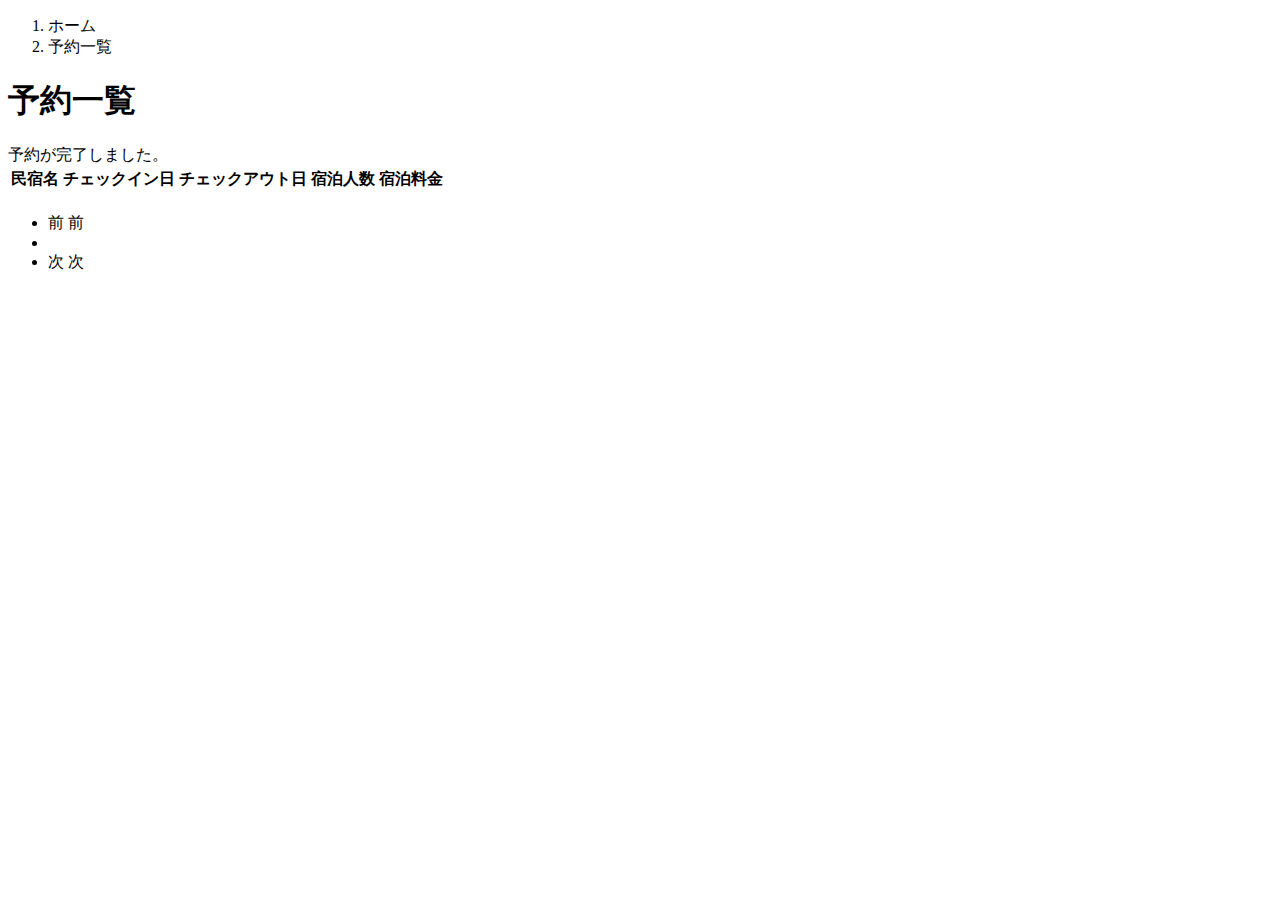
<file: springboot/samuraitravel/src/main/resources/templates/reservations/index.html>
<!DOCTYPE html>
 <html xmlns:th="https://www.thymeleaf.org" xmlns:sec="http://www.thymeleaf.org/extras/spring-security">    
     <head>
         <div th:replace="~{fragment :: meta}"></div>   
              
         <div th:replace="~{fragment :: styles}"></div>
           
         <title>予約一覧</title>   
     </head>
     <body>
         <div class="samuraitravel-wrapper">
             <!-- ヘッダー -->
             <div th:replace="~{fragment :: header}"></div>
             
             <main>
                 <div class="container samuraitravel-container pb-5">
                     <div class="row justify-content-center">
                         <div class="col-xxl-9 col-xl-10 col-lg-11">
                             <nav class="my-3" style="--bs-breadcrumb-divider: '>';" aria-label="breadcrumb">
                                 <ol class="breadcrumb mb-0"> 
                                     <li class="breadcrumb-item"><a th:href="@{/}">ホーム</a></li>                       
                                     <li class="breadcrumb-item active" aria-current="page">予約一覧</li>
                                 </ol>
                             </nav> 
                             
                             <h1 class="mb-3 text-center">予約一覧</h1>  
             
                              <div th:if="${param.reserved}" class="alert alert-info">
                                 予約が完了しました。
                             </div>   
                             
                             <table class="table">
                                 <thead>
                                     <tr>                            
                                         <th scope="col">民宿名</th>
                                         <th scope="col">チェックイン日</th>
                                         <th scope="col">チェックアウト日</th>
                                         <th scope="col">宿泊人数</th>
                                         <th scope="col">宿泊料金</th>                                        
                                     </tr>
                                 </thead>   
                                 <tbody>                                                    
                                     <tr th:each="reservation : ${reservationPage}">
                                         <td>
                                             <a th:href="@{/houses/__${reservation.getHouse().getId()}__}" th:text="${reservation.getHouse().getName()}"></a>
                                         </td>
                                         <td th:text="${reservation.getCheckinDate()}"></td>
                                         <td th:text="${reservation.getCheckoutDate()}"></td>
                                         <td th:text="${reservation.getNumberOfPeople + '名'}"></td>
                                         <td th:text="${#numbers.formatInteger(reservation.getAmount(), 1, 'COMMA') + '円'}"></td>
                                     </tr>                                    
                                 </tbody>
                             </table>    
                             
                            <!-- ページネーション -->
                             <div th:if="${reservationPage.getTotalPages() > 1}" class="d-flex justify-content-center">
                                 <nav aria-label="予約一覧ページ">
                                     <ul class="pagination">
                                         <li class="page-item">
                                             <span th:if="${reservationPage.isFirst()}" class="page-link disabled">前</span>
                                             <a th:unless="${reservationPage.isFirst()}" th:href="@{/reservations(page = ${reservationPage.getNumber() - 1})}" class="page-link samuraitravel-page-link">前</a>
                                         </li>
                                         <li th:each="i : ${#numbers.sequence(0, reservationPage.getTotalPages() - 1)}" class="page-item">
                                             <span th:if="${i == reservationPage.getNumber()}" class="page-link active samuraitravel-active" th:text="${i + 1}"></span>
                                             <a th:unless="${i == reservationPage.getNumber()}" th:href="@{/reservations(page = ${i})}" class="page-link samuraitravel-page-link" th:text="${i + 1}"></a>
                                         </li>
                                         <li class="page-item">                        
                                             <span th:if="${reservationPage.isLast()}" class="page-link disabled">次</span>
                                             <a th:unless="${reservationPage.isLast()}" th:href="@{/reservations(page = ${reservationPage.getNumber() + 1})}" class="page-link samuraitravel-page-link">次</a>
                                         </li>
                                     </ul>
                                 </nav> 
                             </div>                
                         </div>                          
                     </div>
                 </div>  
             </main>
             
             <!-- フッター -->
             <div th:replace="~{fragment :: footer}"></div>
         </div>    
         
         <div th:replace="~{fragment :: scripts}"></div>  
   </body>
 </html>
</file>
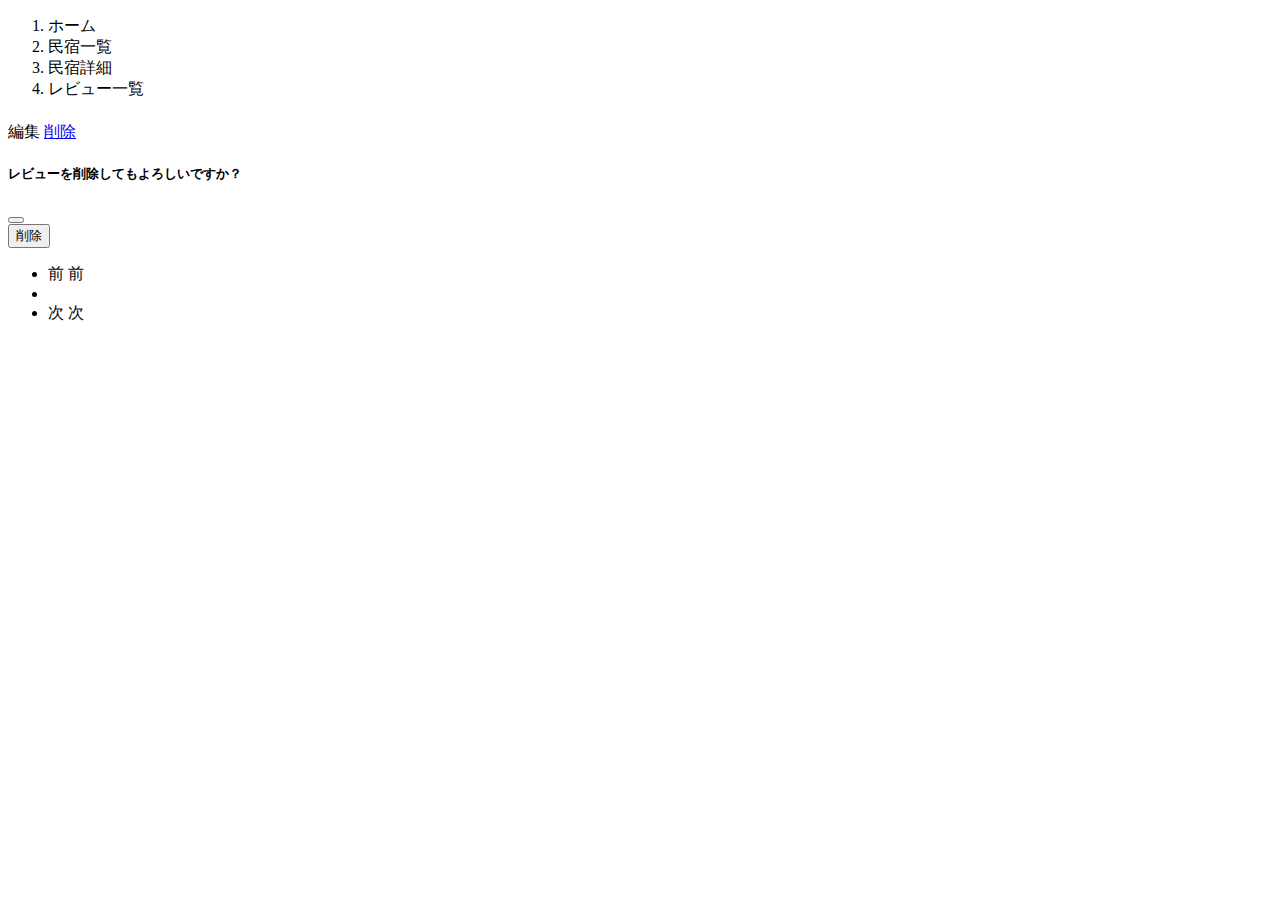
<file: springboot/samuraitravel/src/main/resources/templates/reviews/index.html>
<!DOCTYPE html>
<html xmlns:th="https://www.thymeleaf.org" xmlns:sec="http://www.thymeleaf.org/extras/spring-security">    
     <head>
         <div th:replace="~{fragment :: meta}"></div>   
              
         <div th:replace="~{fragment :: styles}"></div>
           
         <title>レビュー一覧</title>   
     </head>
     <body>
		 <div class="samuraitravel-wrapper">
             <!-- ヘッダー -->
             <div th:replace="~{fragment :: header}"></div>
             <main>
				 <div class="container pt-4 pb-5 samuraitravel-container">
					 <div class="row justify-content-center">
						 <div class="col-xxl-9 col-xl-10 col-lg-11">
							 <nav class="mb-4" style="--bs-breadcrumb-divider: '>';" aria-label="breadcrumb">
								 <ol class="breadcrumb mb-0">
									 <li class="breadcrumb-item"><a th:href="@{/}">ホーム</a></li>
									 <li class="breadcrumb-item"><a th:href="@{/houses}">民宿一覧</a></li>
									 <li class="breadcrumb-item"><a th:href="@{/houses/__${house.getId()}__}">民宿詳細</a></li>
									 <li class="breadcrumb-item active">レビュー一覧</li>									 
								 </ol>
							 </nav>
							 
							 <h1 class="mb-4 text-center" th:text="${house.getName() + 'のレビュー一覧'}"></h1>
							 
							 <div class="row row-cols-1 row-cols-md-2 g-4 mb-4">
								 <div th:each="review : ${reviewPage}">
									 <div class="col">
										 <div class="card">
											 <div class="card-body">
												 <div class="d-flex justify-content-between">
													 <h5 class="card-title" th:text="${review.getUser().getName()}"></h5>
													 <span sec:authorize = "isAuthenticated()" th:if="${#authentication.principal.user.id == review.getUser().getId()}">
													     <a th:href="@{/houses/__${house.getId()}__/reviews/__${review.getId()}__/edit}" class="me-2">編集</a>
														 <a href="#" class="samuraitravel-link-danger" data-bs-toggle="modal" th:data-bs-target="${'#deleteReviewModal' + review.getId()}">削除</a>
															 <div class="modal fade" th:id="${'deleteReviewModal' + review.getId()}" tabindex="-1" th:aria-labelledby="${'deleteReviewModal' + review.getId()}">
																 <div class="modal-dialog">
																	 <div class="modal-content">
																		 <div class="modal-header">
																			 <h5 class="modal-title" th:id="${'deleteReviewModal' + review.getId()}">レビューを削除してもよろしいですか？</h5>
																			 <button type="button" class="btn-close" data-bs-dismiss="modal" aria-label="閉じる"></button>
																		 </div>
																		 <div class="modal-footer">
																			 <form method="post" th:action="@{/houses/__${house.getId()}__/reviews/__${review.getId()}__/delete}">
																				 <button type="submit" class="btn samuraitravel-btn-danger text-white shadow-sm">削除</button>
																			 </form>
																		 </div>
																	 </div>
																 </div>
															 </div>
													 </span>
												 </div>	
														 
												 <p class="card-text mb-1">
													 <span class="samuraitravel-star" th:each="star : ${#numbers.sequence(1, 5)}" th:text="${star <= review.getScore()} ? '&#9733;' : '&#9734;'"></span>															
											     </p>
			   							         <p class="card-text"><small class="text-muted" th:text="${#dates.format(review.getCreatedAt(), 'yyyy年MM月dd日')}"></small></p>
								  		         <p class="card-text" th:text="${review.getContent()}"></p>
											 </div>
										 </div>
									 </div>
								 </div>
							 </div>
							 <div th:if="${reviewPage.getTotalPages() > 1}" class="d-flex justify-content-center">
								 <nav aria-label="レビュー一覧ページ">
									 <ul class="pagination">
										 <li class="page-item">
											 <span th:if="${reviewPage.isFirst()}" class="page-link disabled">前</span>
											 <a th:unless="${reviewPage.isFirst()}" th:href="@{/houses/__${house.getId()}__/reviews(page = ${reviewPage.getNumber() - 1})}" class="page-link samuraitravel-page-link">前</a>
										 </li>
										 <li th:each="i : ${#numbers.sequence(0, reviewPage.getTotalPages() - 1)}" class="page-item">
											 <span th:if="${i == reviewPage.getNumber()}" class="page-link active samuraitravel-active" th:text="${i + 1}"></span>
											 <a th:unless="${i == reviewPage.getNumber()}" th:href="@{/houses/__${house.getId()}__/reviews(page = ${i})}" class="page-link samuraitravel-page-link" th:text="${i + 1}"></a>
										 </li>
										  <li class="page-item">
											 <span th:if="${reviewPage.isLast()}" class="page-link disabled">次</span>
											 <a th:unless="${reviewPage.isLast()}" th:href="@{/houses/__${house.getId()}__/reviews(page = ${reviewPage.getNumber() + 1})}" class="page-link samuraitravel-page-link">次</a>
										 </li> 
									 </ul>
								 </nav>
							 </div>
						 </div>
					 </div>
				 </div>						 
			 </main>
	 </body>
	 <!-- フッター -->
    <div th:replace="~{fragment :: footer}"></div>
</div>

<div th:replace="~{fragment :: scripts}"></div>
</body>
</html>
</file>
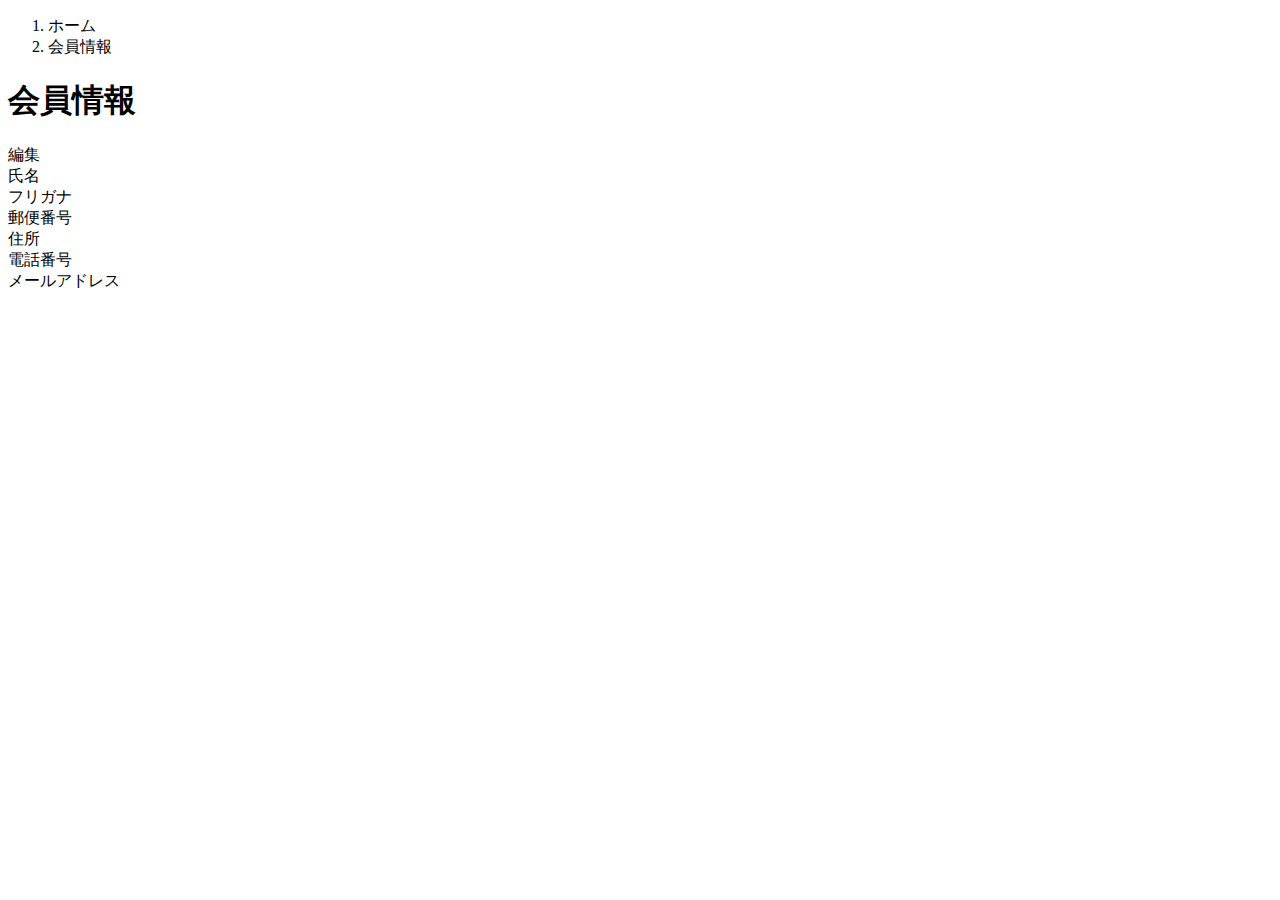
<file: springboot/samuraitravel/src/main/resources/templates/user/index.html>
<!DOCTYPE html>
 <html xmlns:th="https://www.thymeleaf.org" xmlns:sec="http://www.thymeleaf.org/extras/spring-security">    
     <head>
         <div th:replace="~{fragment :: meta}"></div>   
              
         <div th:replace="~{fragment :: styles}"></div>
           
         <title>会員情報</title>   
     </head>
     <body>
         <div class="samuraitravel-wrapper">
             <!-- ヘッダー -->
             <div th:replace="~{fragment :: header}"></div>
             
             <main>
                 <div class="container pb-5 samuraitravel-container">
                     <div class="row justify-content-center">
                         <div class="col-xl-5 col-lg-6 col-md-8">
                             <nav class="my-3" style="--bs-breadcrumb-divider: '>';" aria-label="breadcrumb">
                                 <ol class="breadcrumb mb-0"> 
                                     <li class="breadcrumb-item"><a th:href="@{/}">ホーム</a></li>                       
                                     <li class="breadcrumb-item active" aria-current="page">会員情報</li>
                                 </ol>
                             </nav> 
                             
                             <h1 class="mb-3 text-center">会員情報</h1> 
                             
                             <div class="d-flex justify-content-end align-items-end mb-3">                    
                                 <div>
                                     <a th:href="@{/user/edit}">編集</a>                        
                                 </div>
                             </div>                                       
                             
                             <div th:if="${successMessage}" class="alert alert-info">
                                 <span th:text="${successMessage}"></span>
                             </div>                               
                             
                             <div class="container mb-4">
                                 <div class="row pb-2 mb-2 border-bottom">
                                     <div class="col-4">
                                         <span class="fw-bold">氏名</span>
                                     </div>
             
                                     <div class="col">
                                         <span th:text="${user.getName()}"></span>
                                     </div>
                                 </div>                    
             
                                 <div class="row pb-2 mb-2 border-bottom">
                                     <div class="col-4">
                                         <span class="fw-bold">フリガナ</span>
                                     </div>
             
                                     <div class="col">
                                         <span th:text="${user.getFurigana()}"></span>
                                     </div>
                                 </div>            
                                 
                                 <div class="row pb-2 mb-2 border-bottom">
                                     <div class="col-4">
                                         <span class="fw-bold">郵便番号</span>
                                     </div>
             
                                     <div class="col">
                                         <span th:text="${user.getPostalCode()}"></span>
                                     </div>
                                 </div>   
                                 
                                 <div class="row pb-2 mb-2 border-bottom">
                                     <div class="col-4">
                                         <span class="fw-bold">住所</span>
                                     </div>
             
                                     <div class="col">
                                         <span th:text="${user.getAddress()}"></span>
                                     </div>
                                 </div>
             
                                 <div class="row pb-2 mb-2 border-bottom">
                                     <div class="col-4">
                                         <span class="fw-bold">電話番号</span>
                                     </div>
             
                                     <div class="col">
                                         <span th:text="${user.getPhoneNumber()}"></span>
                                     </div>
                                 </div>  
                                 
                                 <div class="row pb-2 mb-2 border-bottom">
                                     <div class="col-4">
                                         <span class="fw-bold">メールアドレス</span>
                                     </div>
             
                                     <div class="col">
                                         <span th:text="${user.getEmail()}"></span>
                                     </div>
                                 </div>                                 
                             </div>                                                                                                                           
                         </div>
                     </div>
                 </div>
             </main>
             
             <!-- フッター -->
             <div th:replace="~{fragment :: footer}"></div>
         </div>    
         
         <div th:replace="~{fragment :: scripts}"></div>  
   </body>
 </html>
</file>
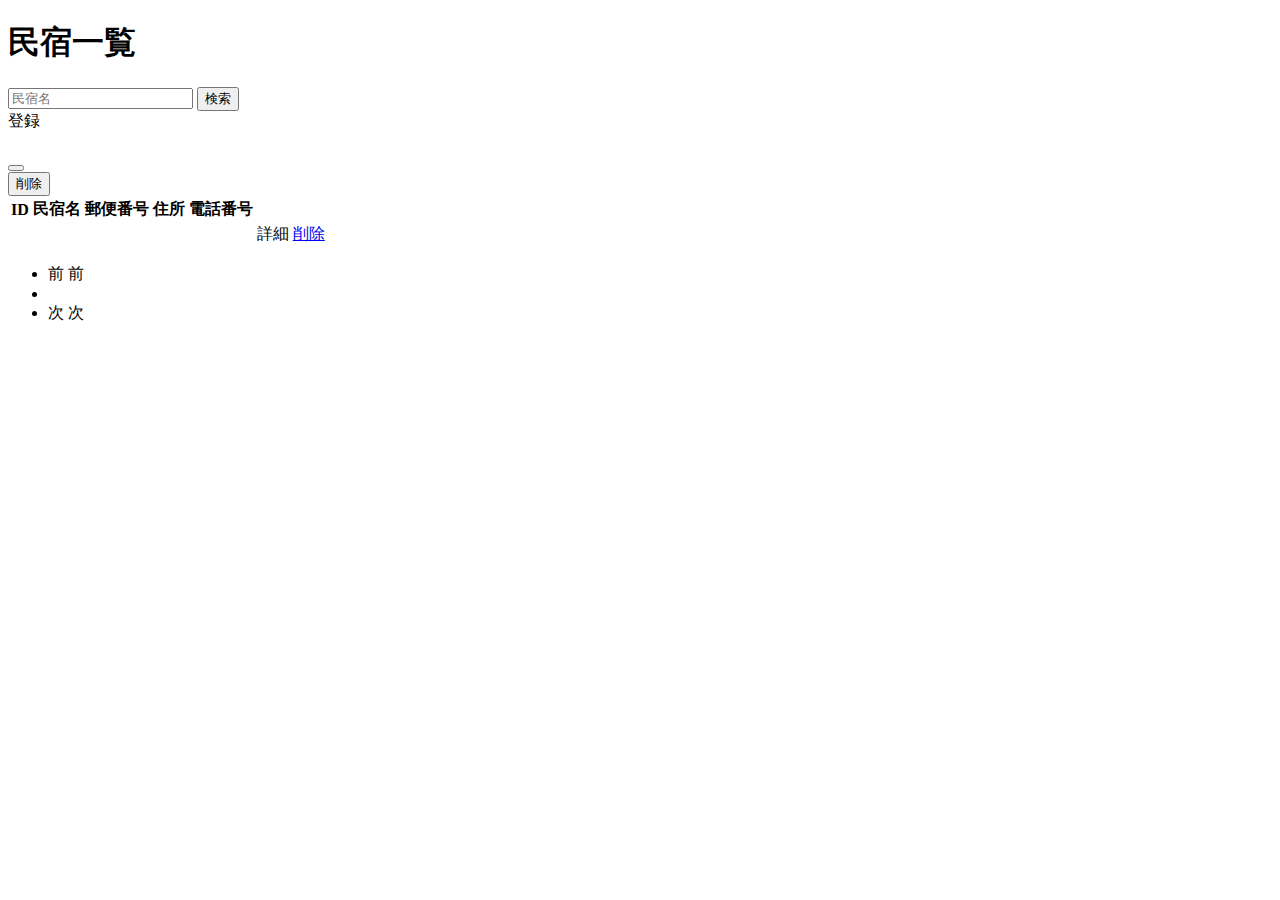
<file: springboot/samuraitravel/src/main/resources/templates/admin/houses/index.html>
<!DOCTYPE html>
 <html xmlns:th="https://www.thymeleaf.org" xmlns:sec="http://www.thymeleaf.org/extras/spring-security">
     <head>
         <div th:replace="~{fragment :: meta}"></div>   
              
         <div th:replace="~{fragment :: styles}"></div>   
         
         <link th:href="@{/css/style.css}" rel="stylesheet" >
         
         <title>民宿一覧</title>       
     </head>
     <body>
         <div class="samuraitravel-wrapper">
             <!-- ヘッダー -->
             <div th:replace="~{fragment :: header}"></div>
             
             <main>
                <div class="container pt-4 pb-5 samuraitravel-container">
                    <div class="row justify-content-center">
                        <div class="col-xxl-9 col-xl-10 col-lg-11">
                            
                            <h1 class="mb-4 text-center">民宿一覧</h1>   
                             
                             <div class="d-flex justify-content-between align-items-end flex-wrap">
                                 <form method="get" th:action="@{/admin/houses}" class="mb-3">
                                     <div class="input-group">
                                         <input type="text" class="form-control" name="keyword" th:value="${keyword}" placeholder="民宿名">
                                         <button type="submit" class="btn text-white shadow-sm samuraitravel-btn">検索</button> 
                                     </div>               
                                 </form>                                
                                
                                                                
                                <a th:href="@{/admin/houses/register}" class="btn text-white shadow-sm mb-3 samuraitravel-btn">登録</a>
                            </div> 
                            <div th:if="${successMessage}" class="alert alert-info">
                                 <span th:text="${successMessage}"></span>
                             </div>                                                             
                            
                            <table class="table">
                                <thead>
                                    <tr>
                                        <th scope="col">ID</th>
                                        <th scope="col">民宿名</th>
                                        <th scope="col">郵便番号</th>
                                        <th scope="col">住所</th>
                                        <th scope="col">電話番号</th>
                                        <th scope="col"></th>
                                        <th scope="col"></th>                                        
                                    </tr>
                                </thead>   
                                <tbody>                                                     
                                    <tr th:each="house : ${housePage}">
                                        <td th:text="${house.getId()}"></td>
                                        <td th:text="${house.getName()}"></td>
                                        <td th:text="${house.getPostalCode()}"></td>
                                        <td th:text="${house.getAddress()}"></td>
                                        <td th:text="${house.getPhoneNumber()}"></td>
                                        <td><a th:href="@{/admin/houses/__${house.getId()}__}">詳細</a></td>
                                        <td><a href="#" class="samuraitravel-link-danger" data-bs-toggle="modal" th:data-bs-target="${'#deleteHouseModal' + house.getId()}">削除</a></td>     

                                         <!-- 削除用モーダル -->
                                         <div class="modal fade" th:id="${'deleteHouseModal' + house.getId()}" tabindex="-1" th:aria-labelledby="${'deleteHouseModalLabel' + house.getId()}">
                                             <div class="modal-dialog">
                                                 <div class="modal-content">
                                                     <div class="modal-header">
                                                         <h5 class="modal-title" th:id="${'deleteHouseModalLabel' + house.getId()}" th:text="${house.getName() + 'を削除してもよろしいですか？'}"></h5>
                                                         <button type="button" class="btn-close" data-bs-dismiss="modal" aria-label="閉じる"></button>
                                                     </div>
                                                     <div class="modal-footer">
                                                         <form method="post"th:action="@{/admin/houses/__${house.getId()}__/delete}">
                                                             <button type="submit" class="btn samuraitravel-btn-danger text-white shadow-sm">削除</button>
                                                         </form>
                                                     </div>
                                                 </div>
                                             </div>
                                         </div>                                                                               
                                    </tr>                                      
                                </tbody>
                            </table> 
                            
                            <!-- ページネーション -->
                            <div th:if="${housePage.getTotalPages() > 1}" class="d-flex justify-content-center">
                                <nav aria-label="民宿一覧ページ">
                                    <ul class="pagination">
                                        <li class="page-item">
                                            <span th:if="${housePage.isFirst()}" class="page-link disabled">前</span>
                                           
                                             <a th:unless="${housePage.isFirst()}" th:href="@{/admin/houses(page = ${housePage.getNumber() - 1}, keyword = ${keyword})}" class="page-link samuraitravel-page-link">前</a>
                                        </li>
                                        <li th:each="i : ${#numbers.sequence(0, housePage.getTotalPages() - 1)}" class="page-item">
                                            <span th:if="${i == housePage.getNumber()}" class="page-link active samuraitravel-active" th:text="${i + 1}"></span>
                                             
                                             <a th:unless="${i == housePage.getNumber()}" th:href="@{/admin/houses(page = ${i}, keyword = ${keyword})}" class="page-link samuraitravel-page-link" th:text="${i + 1}"></a>
                                        </li>
                                        <li class="page-item">                        
                                            <span th:if="${housePage.isLast()}" class="page-link disabled">次</span>
                                            
                                             <a th:unless="${housePage.isLast()}" th:href="@{/admin/houses(page = ${housePage.getNumber() + 1}, keyword = ${keyword})}" class="page-link samuraitravel-page-link">次</a>
                                        </li>
                                    </ul>
                                </nav> 
                            </div>                                                                   
                        </div>
                    </div>
                </div>              
            </main>
             
             <!-- フッター -->
             <div th:replace="~{fragment :: footer}"></div>
         </div>    
         
         <div th:replace="~{fragment :: scripts}"></div>         
     </body>
 </html>
</file>
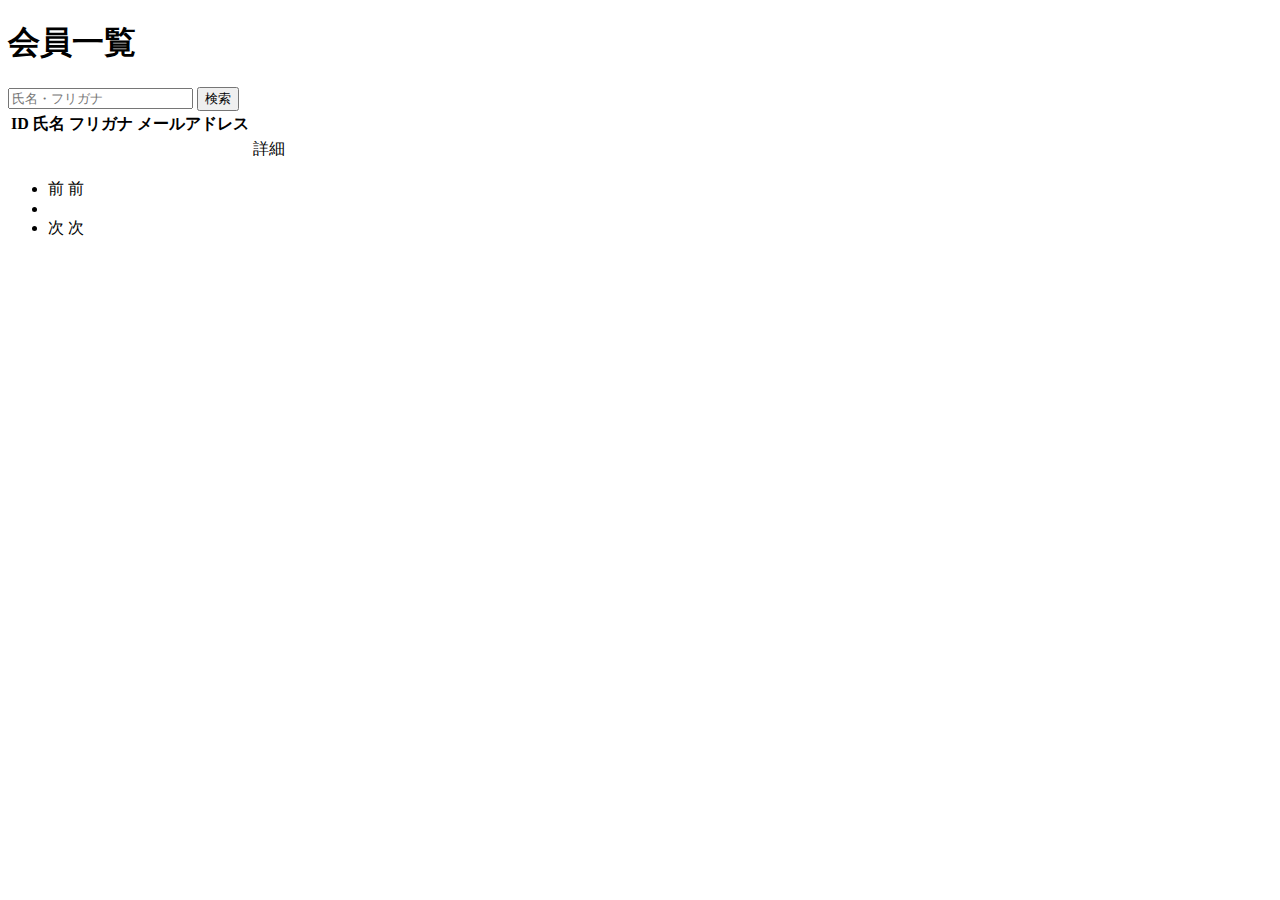
<file: springboot/samuraitravel/src/main/resources/templates/admin/users/index.html>
<!DOCTYPE html>
 <html xmlns:th="https://www.thymeleaf.org" xmlns:sec="http://www.thymeleaf.org/extras/spring-security">    
     <head>
         <div th:replace="~{fragment :: meta}"></div>   
              
         <div th:replace="~{fragment :: styles}"></div>
           
         <title>会員一覧</title>   
     </head>
     <body>
         <div class="samuraitravel-wrapper">
             <!-- ヘッダー -->
             <div th:replace="~{fragment :: header}"></div>
             
             <main>
                 <div class="container pt-4 pb-5 samuraitravel-container">
                     <div class="row justify-content-center">
                         <div class="col-xxl-9 col-xl-10 col-lg-11">
                             
                             <h1 class="mb-4 text-center">会員一覧</h1>   
                             
                             <div class="d-flex justify-content-between align-items-end">
                                 <form method="get" th:action="@{/admin/users}" class="mb-3">
                                     <div class="input-group">
                                         <input type="text" class="form-control" name="keyword" th:value="${keyword}" placeholder="氏名・フリガナ">
                                         <button type="submit" class="btn text-white shadow-sm samuraitravel-btn">検索</button> 
                                     </div>               
                                 </form>                                                                                                
                             </div>                                                         
                 
                             <div th:if="${successMessage}" class="alert alert-info">
                                 <span th:text="${successMessage}"></span>
                             </div>   
                             
                             <table class="table">
                                 <thead>
                                     <tr>
                                         <th scope="col">ID</th>
                                         <th scope="col">氏名</th>
                                         <th scope="col">フリガナ</th>
                                         <th scope="col">メールアドレス</th>                                        
                                         <th scope="col"></th>
                                     </tr>
                                 </thead>   
                                 <tbody>                                                     
                                     <tr th:each="user : ${userPage}">
                                         <td th:text="${user.getId()}"></td>
                                         <td th:text="${user.getName()}"></td>
                                         <td th:text="${user.getFurigana()}"></td>
                                         <td th:text="${user.getEmail()}"></td>
                                         <td><a th:href="@{/admin/users/__${user.getId()}__}">詳細</a></td>                                                                                
                                     </tr>                                      
                                 </tbody>
                             </table>  
                             
                             <!-- ページネーション -->
                             <div th:if="${userPage.getTotalPages() > 1}" class="d-flex justify-content-center">
                                 <nav aria-label="会員一覧ページ">
                                     <ul class="pagination">
                                         <li class="page-item">
                                             <span th:if="${userPage.isFirst()}" class="page-link disabled">前</span>
                                             <a th:unless="${userPage.isFirst()}" th:href="@{/admin/users(page = ${userPage.getNumber() - 1}, keyword = ${keyword})}" class="page-link samuraitravel-page-link">前</a>
                                         </li>
                                         <li th:each="i : ${#numbers.sequence(0, userPage.getTotalPages() - 1)}" class="page-item">
                                             <span th:if="${i == userPage.getNumber()}" class="page-link active samuraitravel-active" th:text="${i + 1}"></span>
                                             <a th:unless="${i == userPage.getNumber()}" th:href="@{/admin/users(page = ${i}, keyword = ${keyword})}" class="page-link samuraitravel-page-link" th:text="${i + 1}"></a>
                                         </li>
                                         <li class="page-item">                        
                                             <span th:if="${userPage.isLast()}" class="page-link disabled">次</span>
                                             <a th:unless="${userPage.isLast()}" th:href="@{/admin/users(page = ${userPage.getNumber() + 1}, keyword = ${keyword})}" class="page-link samuraitravel-page-link">次</a>
                                         </li>
                                     </ul>
                                 </nav> 
                             </div>                                      
                         </div>
                     </div>
                 </div>
             </main>
             
             <!-- フッター -->
             <div th:replace="~{fragment :: footer}"></div>
         </div>    
         
         <div th:replace="~{fragment :: scripts}"></div>  
   </body>
 </html>
</file>
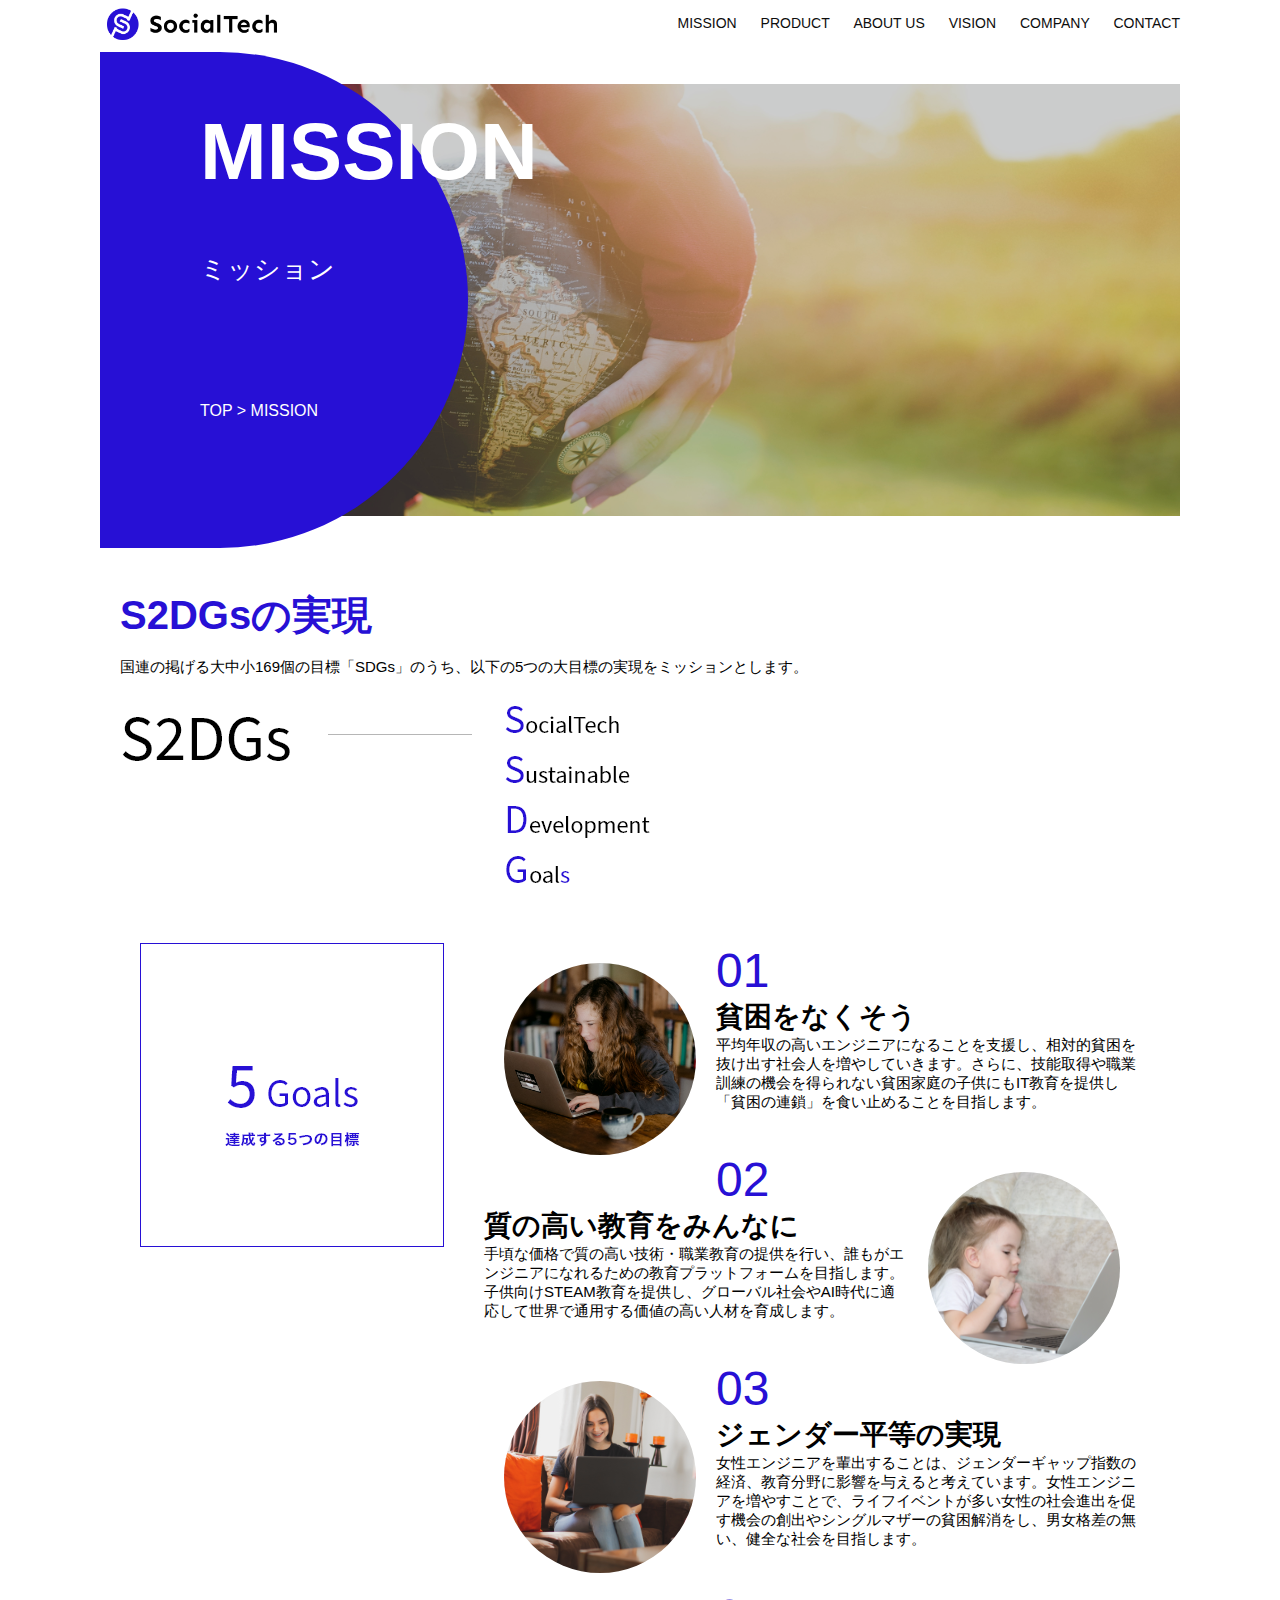
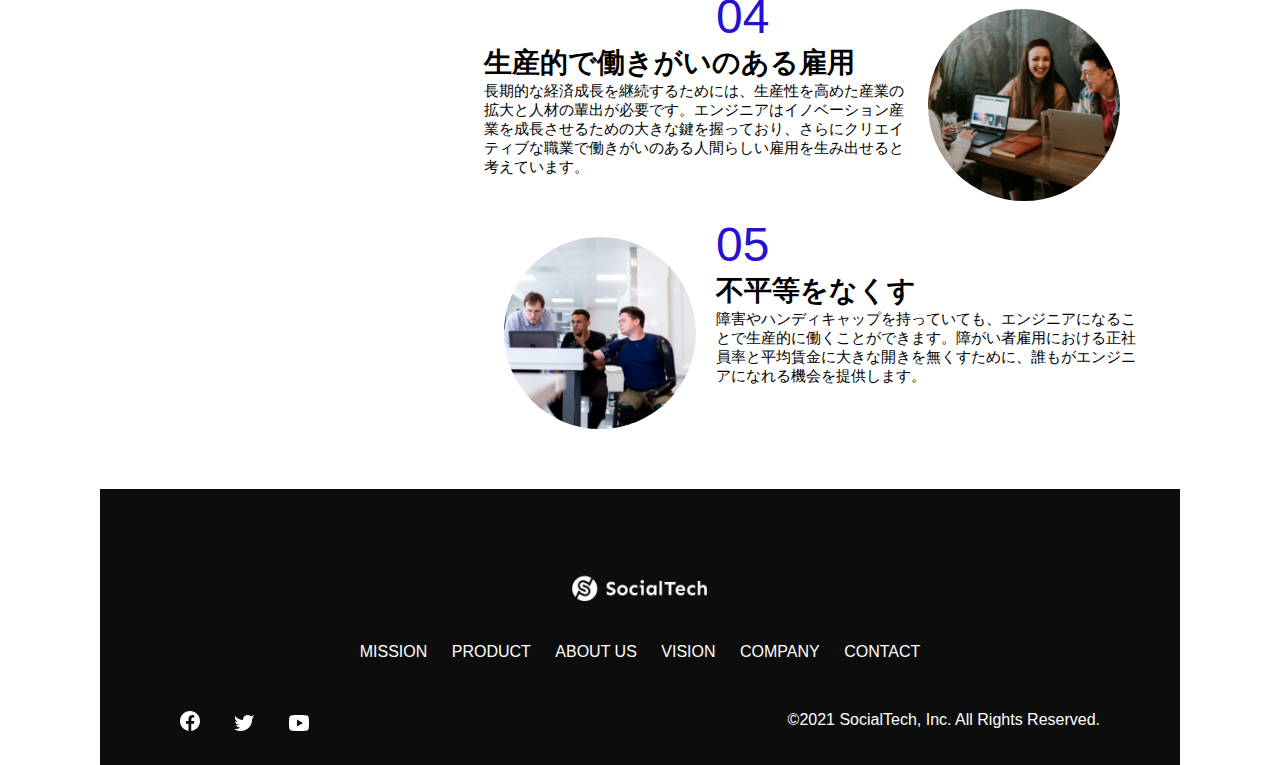
<file: mission.html>
<!DOCTYPE html>
<html>
  <head>
    <title>SocialTech - MISSION ミッション -</title>
    <meta charset="UTF-8" />
    <meta name="description" content="SocialTechが目指す5つの目標（S2DGs）を紹介します"/>
    <meta name="viewport" content="width=device-width, initial-scale=1.0" />
    <link rel="stylesheet" href="style.css" />
  </head>
  <body>
    <!-- ヘッダー -->
    <header>
      <!-- ロゴ -->
      <a href="index.html" id="logo"><img src="images/logo.png" alt="トップページに戻る"/></a>
      <!-- PC用ナビゲーション -->
      <nav id="nav-pc">
        <a href="mission.html">MISSION</a>
        <a href="product.html">PRODUCT</a>
        <a href="index.html#aboutus">ABOUT US</a>
        <a href="index.html#vision">VISION</a>
        <a href="index.html#company">COMPANY</a>
        <a href="index.html#contact">CONTACT</a>
      </nav>
      <!-- スマホ用メニューボタン -->
     <img id="menu-sp" src="images/button-menu.png" alt="ナビゲーションを開く" onclick="document.getElementById('nav-sp').style.display = 'block'">
     <!-- スマホ用ナビゲーション -->
     <nav id="nav-sp">
      <img id="close" src="images/button-close.png" alt="ナビゲーションを閉じる" onclick="document.getElementById('nav-sp').style.display = 'none'">
      <a id="logo-sp" href="index.html" onclick="document.getElementById('nav-sp').style.display = 'none'"><img
          src="images/logo-sp.png" alt="トップページに戻る"></a>
      <a class="menu" href="mission.html" onclick="document.getElementById('nav-sp').style.display = 'none'">MISSION</a>
      <a class="menu" href="product.html" onclick="document.getElementById('nav-sp').style.display = 'none'">PRODUCT</a>
      <a class="menu" href="index.html#aboutus" onclick="document.getElementById('nav-sp').style.display = 'none'">ABOUT
        US</a>
      <a class="menu" href="index.html#vision"
        onclick="document.getElementById('nav-sp').style.display = 'none'">VISION</a>
      <a class="menu" href="index.html#company"
        onclick="document.getElementById('nav-sp').style.display = 'none'">COMPANY</a>
      <a class="menu" href="index.html#contact"
        onclick="document.getElementById('nav-sp').style.display = 'none'">CONTACT</a>
      <div id="sns">
        <a href="https://www.facebook.com/sejuku2013"><img src="images/button-facebook.png" alt="Facebookのリンク"></a>
        <a href="https://twitter.com/samuraijuku"><img src="images/button-twitter.png" alt="Twitterのリンク"></a>
        <a href="https://www.youtube.com/channel/UCCFOQO5aDK0xXam4cUQXT8g"><img src="images/button-youtube.png" alt="YouTubeのリンク"></a>
      </div>
    </nav>
    </header>
    <main>
        <article>
            <section id="mission-main">
                <div id="mission-title">
                    <h1>MISSION</h1>
                    <span>ミッション</span>
                    <div>TOP > MISSION</div>
                </div>
            </section>
            <section id="mission-s2dgs">
                <h2 class="mission-h2">S2DGsの実現</h2>
                <p>国連の掲げる大中小169個の目標「SDGs」のうち、以下の5つの大目標の実現をミッションとします。</p>
                <img src="images/mission/mission-s2dgs.png" alt="S2DGs">
            </section>
            <section id="mission-5goals">
                <div>
                  <img id="s2dgs-image" src="images/mission/mission-5goals.png" alt="5Goals">
                </div>
                <div>
                    <div>
                      <img class="fivegoals-image-left" src="images/mission/mission-5goals01.png" alt="PCを操作する女の子">
                      <span class="fivegoals-number">01</span>
                      <h3 class="fivegoals-h3">貧困をなくそう</h3>
                      <p class="fivegoals-p">
                        平均年収の高いエンジニアになることを支援し、相対的貧困を抜け出す社会人を増やしていきます。さらに、技能取得や職業訓練の機会を得られない貧困家庭の子供にもIT教育を提供し「貧困の連鎖」を食い止めることを目指します。
                      </p>
                    </div>
            
                    <div>
                      <img class="fivegoals-image-right" src="images/mission/mission-5goals02.png" alt="PCを見つめる小さい女の子">
                      <span class="fivegoals-number">02</span>
                      <h3 class="fivegoals-h3">質の高い教育をみんなに</h3>
                      <p class="fivegoals-p">
                        手頃な価格で質の高い技術・職業教育の提供を行い、誰もがエンジニアになれるための教育プラットフォームを目指します。子供向けSTEAM教育を提供し、グローバル社会やAI時代に適応して世界で通用する価値の高い人材を育成します。
                      </p>
                    </div>
            
                    <div>
                      <img class="fivegoals-image-left" src="images/mission/mission-5goals03.png" alt="PCを操作する女性">
                      <span class="fivegoals-number">03</span>
                      <h3 class="fivegoals-h3">ジェンダー平等の実現</h3>
                      <p class="fivegoals-p">
                        女性エンジニアを輩出することは、ジェンダーギャップ指数の経済、教育分野に影響を与えると考えています。女性エンジニアを増やすことで、ライフイベントが多い女性の社会進出を促す機会の創出やシングルマザーの貧困解消をし、男女格差の無い、健全な社会を目指します。
                      </p>
                    </div>
            
                    <div>
                      <img class="fivegoals-image-right" src="images/mission/mission-5goals04.png" alt="笑顔で話し合う3人の男女">
                      <span class="fivegoals-number">04</span>
                      <h3 class="fivegoals-h3">生産的で働きがいのある雇用</h3>
                      <p class="fivegoals-p">
                        長期的な経済成長を継続するためには、生産性を高めた産業の拡大と人材の輩出が必要です。エンジニアはイノベーション産業を成長させるための大きな鍵を握っており、さらにクリエイティブな職業で働きがいのある人間らしい雇用を生み出せると考えています。
                      </p>
                    </div>
            
                    <div>
                      <img class="fivegoals-image-left" src="images/mission/mission-5goals05.png" alt="障害を持つ男性が生き生きと働く様子">
                      <span class="fivegoals-number">05</span>
                      <h3 class="fivegoals-h3">不平等をなくす</h3>
                      <p class="fivegoals-p">
                        障害やハンディキャップを持っていても、エンジニアになることで生産的に働くことができます。障がい者雇用における正社員率と平均賃金に大きな開きを無くすために、誰もがエンジニアになれる機会を提供します。
                      </p>
                    </div>
                  </div>
              </section>
        </article>
    </main>
    <footer>
        <div id="footer-logo">
          <img src="images/logo-sp.png" alt="SocialTech" />
        </div>
        <div id="footer-link">
          <a href="mission.html">MISSION</a>
          <a href="product.html">PRODUCT</a>
          <a href="index.html#aboutus">ABOUT US</a>
          <a href="index.html#vision">VISION</a>
          <a href="index.html#company">COMPANY</a>
          <a href="index.html#contact">CONTACT</a>
        </div>
        <div id="sns-footer">
          <a href="https://www.facebook.com/sejuku2013"><img src="images/button-facebook.png" alt="Facebookのリンク"/></a>
          <a href="https://twitter.com/samuraijuku"><img src="images/button-twitter.png" alt="Twitterのリンク"/></a>
          <a href="https://www.youtube.com/channel/UCCFOQO5aDK0xXam4cUQXT8g"><img src="images/button-youtube.png" alt="YouTubeのリンク"/></a>
          <span id="copyright">&copy;2021 SocialTech, Inc. All Rights Reserved.
          </span>
        </div>
      </footer>
      </body>
</html>
</file>
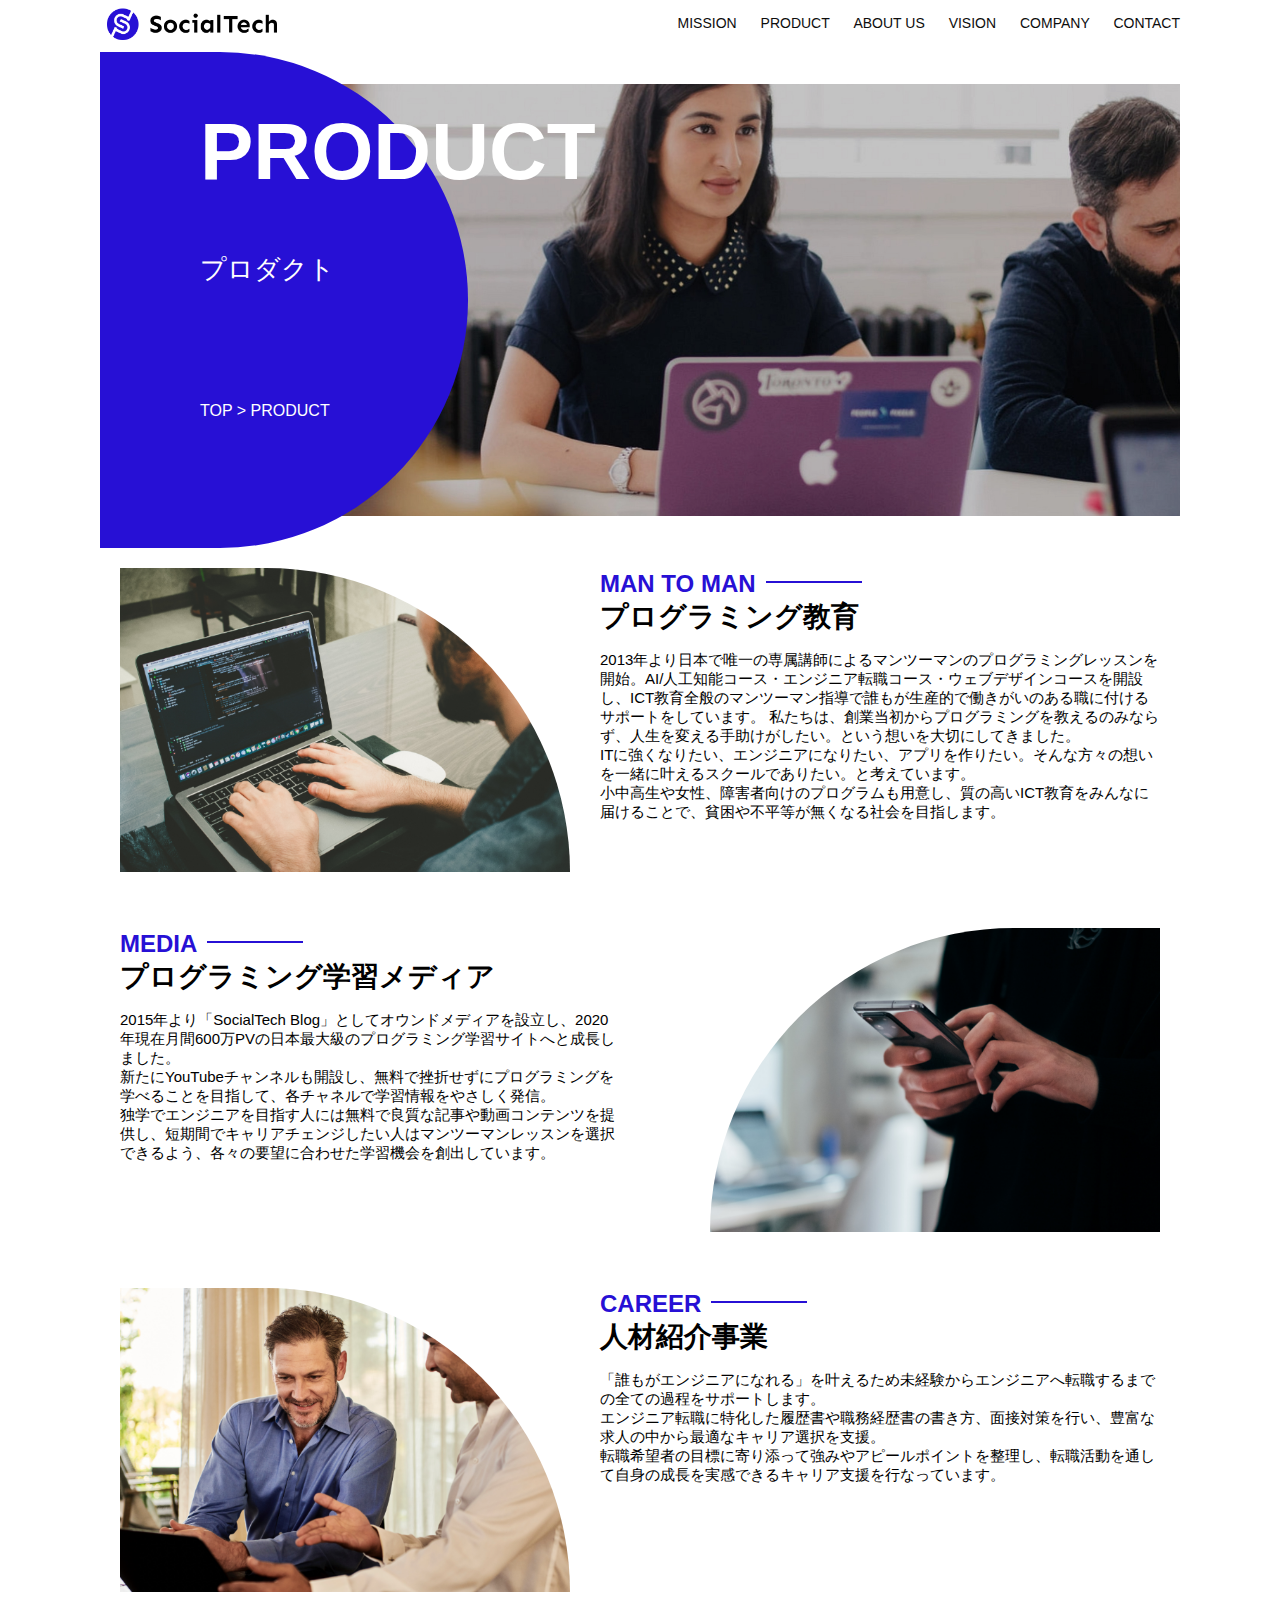
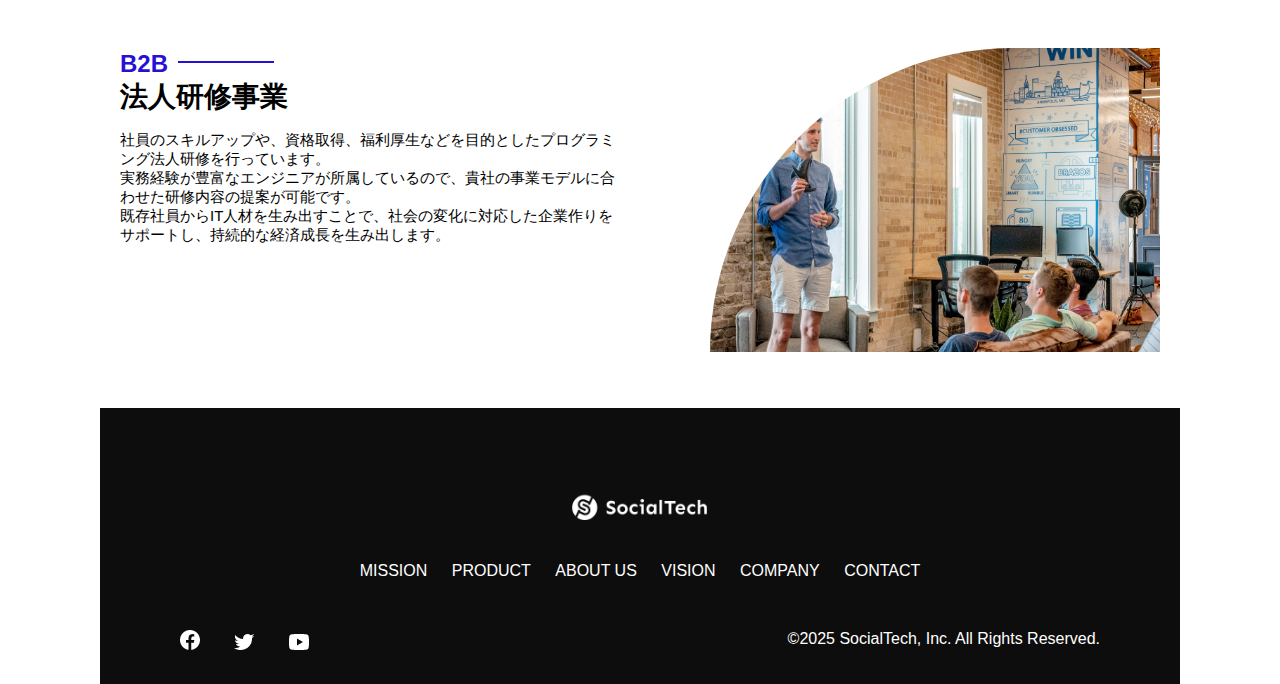
<file: product.html>
<!DOCTYPE html>
<html>
  <head>
    <title>SocialTech -PRODUCT プロダクト-</title>
    <meta charset="UTF-8" />
    <meta name="description" content="SocialTechの4つのプロダクトを紹介します"/>
    <meta name="viewport" content="width=device-width, initial-scale=1.0" />
    <link rel="stylesheet" href="style.css" />
  </head>
  <body>
    <!-- ヘッダー -->
    <header>
      <!-- ロゴ -->
      <a href="index.html" id="logo"><img src="images/logo.png" alt="トップページに戻る"/></a>
      <!-- PC用ナビゲーション -->
      <nav id="nav-pc">
        <a href="mission.html">MISSION</a>
        <a href="product.html">PRODUCT</a>
        <a href="index.html#aboutus">ABOUT US</a>
        <a href="index.html#vision">VISION</a>
        <a href="index.html#company">COMPANY</a>
        <a href="index.html#contact">CONTACT</a>
      </nav>
      <!-- スマホ用メニューボタン -->
     <img id="menu-sp" src="images/button-menu.png" alt="ナビゲーションを開く" onclick="document.getElementById('nav-sp').style.display = 'block'">
     <!-- スマホ用ナビゲーション -->
     <nav id="nav-sp">
      <img id="close" src="images/button-close.png" alt="ナビゲーションを閉じる" onclick="document.getElementById('nav-sp').style.display = 'none'">
      <a id="logo-sp" href="index.html" onclick="document.getElementById('nav-sp').style.display = 'none'"><img
          src="images/logo-sp.png" alt="トップページに戻る"></a>
      <a class="menu" href="mission.html" onclick="document.getElementById('nav-sp').style.display = 'none'">MISSION</a>
      <a class="menu" href="product.html" onclick="document.getElementById('nav-sp').style.display = 'none'">PRODUCT</a>
      <a class="menu" href="index.html#aboutus" onclick="document.getElementById('nav-sp').style.display = 'none'">ABOUT
        US</a>
      <a class="menu" href="index.html#vision"
        onclick="document.getElementById('nav-sp').style.display = 'none'">VISION</a>
      <a class="menu" href="index.html#company"
        onclick="document.getElementById('nav-sp').style.display = 'none'">COMPANY</a>
      <a class="menu" href="index.html#contact"
        onclick="document.getElementById('nav-sp').style.display = 'none'">CONTACT</a>
      <div id="sns">
        <a href="https://www.facebook.com/sejuku2013"><img src="images/button-facebook.png" alt="Facebookのリンク"></a>
        <a href="https://twitter.com/samuraijuku"><img src="images/button-twitter.png" alt="Twitterのリンク"></a>
        <a href="https://www.youtube.com/channel/UCCFOQO5aDK0xXam4cUQXT8g"><img src="images/button-youtube.png" alt="YouTubeのリンク"></a>
      </div>
    </nav>
    </header>
    <main>
        <article>
            <section id="product-main">
                <div id="product-title">
                    <h1>PRODUCT</h1>
                    <span>プロダクト</span>
                    <div>TOP > PRODUCT</div>
                </div>
            </section>
            <section class="product-section1">
                <img src="images/product/product-mantoman.png" alt="PCでコードを書く男性">
                <div>
                  <h2 class="product-h2">MAN TO MAN</h2>
                  <h3 class="product-h3">プログラミング教育</h3>
                  <p>
                    2013年より日本で唯一の専属講師によるマンツーマンのプログラミングレッスンを開始。AI/人工知能コース・エンジニア転職コース・ウェブデザインコースを開設し、ICT教育全般のマンツーマン指導で誰もが生産的で働きがいのある職に付けるサポートをしています。
                    私たちは、創業当初からプログラミングを教えるのみならず、人生を変える手助けがしたい。という想いを大切にしてきました。<br>ITに強くなりたい、エンジニアになりたい、アプリを作りたい。そんな方々の想いを一緒に叶えるスクールでありたい。と考えています。<br>小中高生や女性、障害者向けのプログラムも用意し、質の高いICT教育をみんなに届けることで、貧困や不平等が無くなる社会を目指します。
                  </p>
                </div>
              </section>
              <section class="product-section2">
                <div>
                  <h2 class="product-h2">MEDIA</h2>
                  <h3 class="product-h3">プログラミング学習メディア</h3>
                  <p>2015年より「SocialTech
                    Blog」としてオウンドメディアを設立し、2020年現在月間600万PVの日本最大級のプログラミング学習サイトへと成長しました。<br>新たにYouTubeチャンネルも開設し、無料で挫折せずにプログラミングを学べることを目指して、各チャネルで学習情報をやさしく発信。<br>独学でエンジニアを目指す人には無料で良質な記事や動画コンテンツを提供し、短期間でキャリアチェンジしたい人はマンツーマンレッスンを選択できるよう、各々の要望に合わせた学習機会を創出しています。
                  </p>
                </div>
                <img src="images/product/product-media.png" alt="スマートフォンを操作する人">
              </section>
              <section class="product-section1">
                <img src="images/product/product-career.png" alt="笑顔で話し合う2人の男性">
                <div>
                  <h2 class="product-h2">CAREER</h2>
                  <h3 class="product-h3">人材紹介事業</h3>
                  <p>
                    「誰もがエンジニアになれる」を叶えるため未経験からエンジニアへ転職するまでの全ての過程をサポートします。<br>エンジニア転職に特化した履歴書や職務経歴書の書き方、面接対策を行い、豊富な求人の中から最適なキャリア選択を支援。<br>転職希望者の目標に寄り添って強みやアピールポイントを整理し、転職活動を通して自身の成長を実感できるキャリア支援を行なっています。<br>
                  </p>
                </div>
              </section>
              <section class="product-section2">
                <div>
                  <h2 class="product-h2">B2B</h2>
                  <h3 class="product-h3">法人研修事業</h3>
                  <p>
                    社員のスキルアップや、資格取得、福利厚生などを目的としたプログラミング法人研修を行っています。<br>実務経験が豊富なエンジニアが所属しているので、貴社の事業モデルに合わせた研修内容の提案が可能です。<br>既存社員からIT人材を生み出すことで、社会の変化に対応した企業作りをサポートし、持続的な経済成長を生み出します。
                  </p>
                </div>
                <img src="images/product/product-b2b.png" alt="講演中の男性とそれを聴く人々">
              </section>
        </article>
    </main>
    <footer>
        <div id="footer-logo">
          <img src="images/logo-sp.png" alt="SocialTech" />
        </div>
        <div id="footer-link">
          <a href="mission.html">MISSION</a>
          <a href="product.html">PRODUCT</a>
          <a href="index.html#aboutus">ABOUT US</a>
          <a href="index.html#vision">VISION</a>
          <a href="index.html#company">COMPANY</a>
          <a href="index.html#contact">CONTACT</a>
        </div>
        <div id="sns-footer">
          <a href="https://www.facebook.com/sejuku2013"><img src="images/button-facebook.png" alt="Facebookのリンク"/></a>
          <a href="https://twitter.com/samuraijuku"><img src="images/button-twitter.png" alt="Twitterのリンク"/></a>
          <a href="https://www.youtube.com/channel/UCCFOQO5aDK0xXam4cUQXT8g"><img src="images/button-youtube.png" alt="YouTubeのリンク"/></a>
          <span id="copyright">&copy;2025 SocialTech, Inc. All Rights Reserved.
          </span>
        </div>
      </footer>
      </body>
</html>
</file>
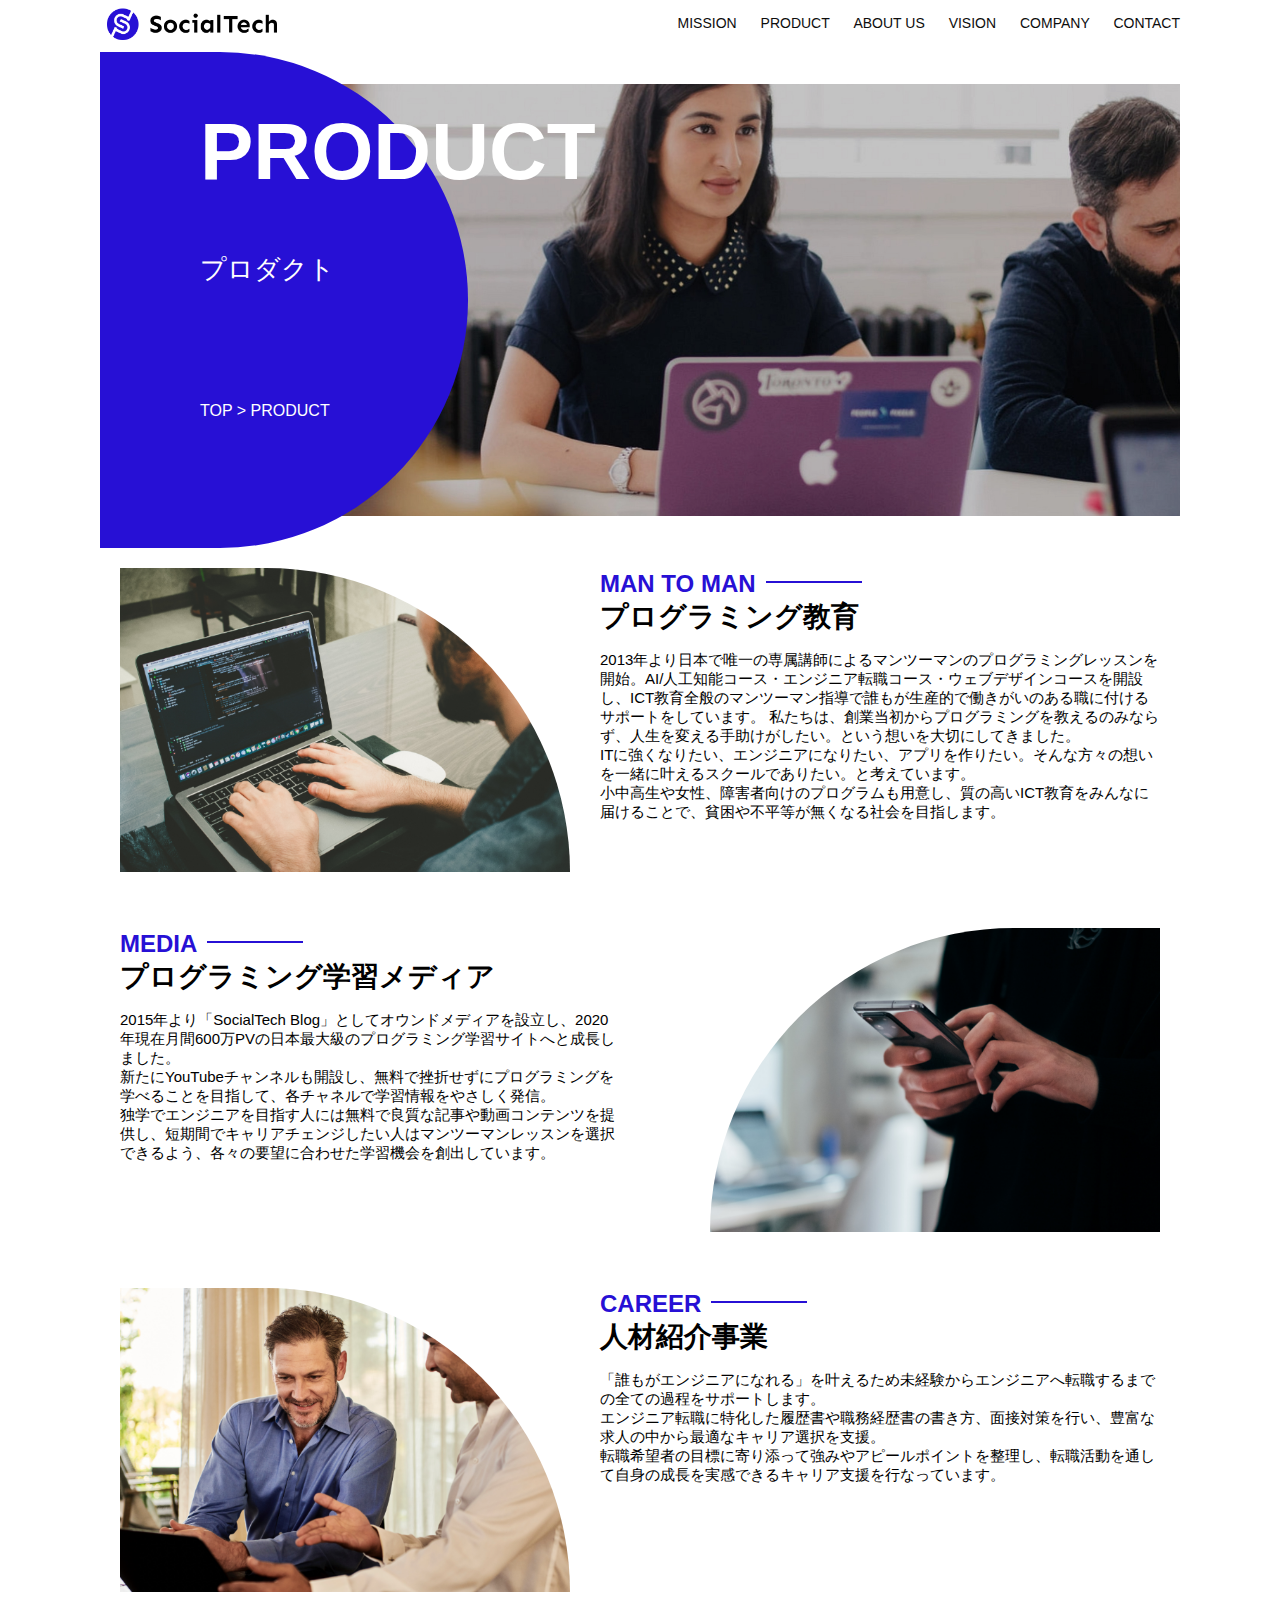
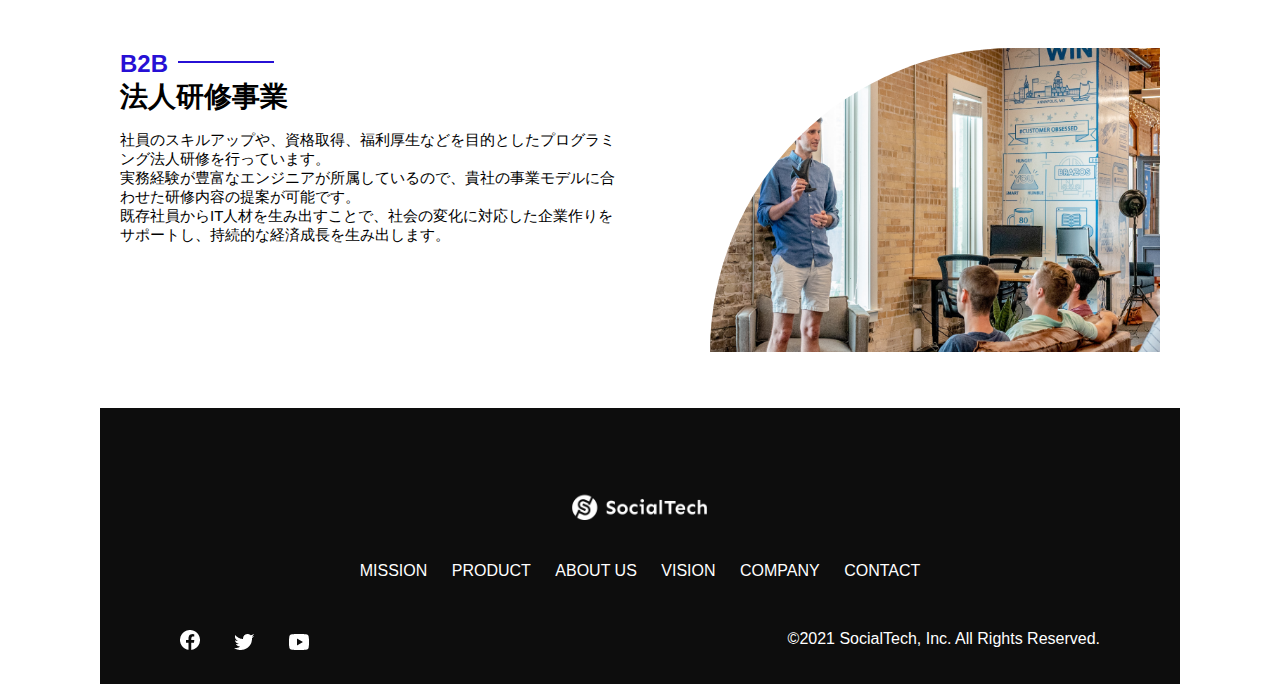
<file: htmlcss/product.html>
<!DOCTYPE html>
<html>
  <head>
    <title>SocialTech -PRODUCT プロダクト-</title>
    <meta charset="UTF-8" />
    <meta name="description" content="SocialTechの4つのプロダクトを紹介します"/>
    <meta name="viewport" content="width=device-width, initial-scale=1.0" />
    <link rel="stylesheet" href="style.css" />
  </head>
  <body>
    <!-- ヘッダー -->
    <header>
      <!-- ロゴ -->
      <a href="index.html" id="logo"><img src="images/logo.png" alt="トップページに戻る"/></a>
      <!-- PC用ナビゲーション -->
      <nav id="nav-pc">
        <a href="mission.html">MISSION</a>
        <a href="product.html">PRODUCT</a>
        <a href="index.html#aboutus">ABOUT US</a>
        <a href="index.html#vision">VISION</a>
        <a href="index.html#company">COMPANY</a>
        <a href="index.html#contact">CONTACT</a>
      </nav>
      <!-- スマホ用メニューボタン -->
     <img id="menu-sp" src="images/button-menu.png" alt="ナビゲーションを開く" onclick="document.getElementById('nav-sp').style.display = 'block'">
     <!-- スマホ用ナビゲーション -->
     <nav id="nav-sp">
      <img id="close" src="images/button-close.png" alt="ナビゲーションを閉じる" onclick="document.getElementById('nav-sp').style.display = 'none'">
      <a id="logo-sp" href="index.html" onclick="document.getElementById('nav-sp').style.display = 'none'"><img
          src="images/logo-sp.png" alt="トップページに戻る"></a>
      <a class="menu" href="mission.html" onclick="document.getElementById('nav-sp').style.display = 'none'">MISSION</a>
      <a class="menu" href="product.html" onclick="document.getElementById('nav-sp').style.display = 'none'">PRODUCT</a>
      <a class="menu" href="index.html#aboutus" onclick="document.getElementById('nav-sp').style.display = 'none'">ABOUT
        US</a>
      <a class="menu" href="index.html#vision"
        onclick="document.getElementById('nav-sp').style.display = 'none'">VISION</a>
      <a class="menu" href="index.html#company"
        onclick="document.getElementById('nav-sp').style.display = 'none'">COMPANY</a>
      <a class="menu" href="index.html#contact"
        onclick="document.getElementById('nav-sp').style.display = 'none'">CONTACT</a>
      <div id="sns">
        <a href="https://www.facebook.com/sejuku2013"><img src="images/button-facebook.png" alt="Facebookのリンク"></a>
        <a href="https://twitter.com/samuraijuku"><img src="images/button-twitter.png" alt="Twitterのリンク"></a>
        <a href="https://www.youtube.com/channel/UCCFOQO5aDK0xXam4cUQXT8g"><img src="images/button-youtube.png" alt="YouTubeのリンク"></a>
      </div>
    </nav>
    </header>
    <main>
        <article>
            <section id="product-main">
                <div id="product-title">
                    <h1>PRODUCT</h1>
                    <span>プロダクト</span>
                    <div>TOP > PRODUCT</div>
                </div>
            </section>
            <section class="product-section1">
                <img src="images/product/product-mantoman.png" alt="PCでコードを書く男性">
                <div>
                  <h2 class="product-h2">MAN TO MAN</h2>
                  <h3 class="product-h3">プログラミング教育</h3>
                  <p>
                    2013年より日本で唯一の専属講師によるマンツーマンのプログラミングレッスンを開始。AI/人工知能コース・エンジニア転職コース・ウェブデザインコースを開設し、ICT教育全般のマンツーマン指導で誰もが生産的で働きがいのある職に付けるサポートをしています。
                    私たちは、創業当初からプログラミングを教えるのみならず、人生を変える手助けがしたい。という想いを大切にしてきました。<br>ITに強くなりたい、エンジニアになりたい、アプリを作りたい。そんな方々の想いを一緒に叶えるスクールでありたい。と考えています。<br>小中高生や女性、障害者向けのプログラムも用意し、質の高いICT教育をみんなに届けることで、貧困や不平等が無くなる社会を目指します。
                  </p>
                </div>
              </section>
              <section class="product-section2">
                <div>
                  <h2 class="product-h2">MEDIA</h2>
                  <h3 class="product-h3">プログラミング学習メディア</h3>
                  <p>2015年より「SocialTech
                    Blog」としてオウンドメディアを設立し、2020年現在月間600万PVの日本最大級のプログラミング学習サイトへと成長しました。<br>新たにYouTubeチャンネルも開設し、無料で挫折せずにプログラミングを学べることを目指して、各チャネルで学習情報をやさしく発信。<br>独学でエンジニアを目指す人には無料で良質な記事や動画コンテンツを提供し、短期間でキャリアチェンジしたい人はマンツーマンレッスンを選択できるよう、各々の要望に合わせた学習機会を創出しています。
                  </p>
                </div>
                <img src="images/product/product-media.png" alt="スマートフォンを操作する人">
              </section>
              <section class="product-section1">
                <img src="images/product/product-career.png" alt="笑顔で話し合う2人の男性">
                <div>
                  <h2 class="product-h2">CAREER</h2>
                  <h3 class="product-h3">人材紹介事業</h3>
                  <p>
                    「誰もがエンジニアになれる」を叶えるため未経験からエンジニアへ転職するまでの全ての過程をサポートします。<br>エンジニア転職に特化した履歴書や職務経歴書の書き方、面接対策を行い、豊富な求人の中から最適なキャリア選択を支援。<br>転職希望者の目標に寄り添って強みやアピールポイントを整理し、転職活動を通して自身の成長を実感できるキャリア支援を行なっています。<br>
                  </p>
                </div>
              </section>
              <section class="product-section2">
                <div>
                  <h2 class="product-h2">B2B</h2>
                  <h3 class="product-h3">法人研修事業</h3>
                  <p>
                    社員のスキルアップや、資格取得、福利厚生などを目的としたプログラミング法人研修を行っています。<br>実務経験が豊富なエンジニアが所属しているので、貴社の事業モデルに合わせた研修内容の提案が可能です。<br>既存社員からIT人材を生み出すことで、社会の変化に対応した企業作りをサポートし、持続的な経済成長を生み出します。
                  </p>
                </div>
                <img src="images/product/product-b2b.png" alt="講演中の男性とそれを聴く人々">
              </section>
        </article>
    </main>
    <footer>
        <div id="footer-logo">
          <img src="images/logo-sp.png" alt="SocialTech" />
        </div>
        <div id="footer-link">
          <a href="mission.html">MISSION</a>
          <a href="product.html">PRODUCT</a>
          <a href="index.html#aboutus">ABOUT US</a>
          <a href="index.html#vision">VISION</a>
          <a href="index.html#company">COMPANY</a>
          <a href="index.html#contact">CONTACT</a>
        </div>
        <div id="sns-footer">
          <a href="https://www.facebook.com/sejuku2013"><img src="images/button-facebook.png" alt="Facebookのリンク"/></a>
          <a href="https://twitter.com/samuraijuku"><img src="images/button-twitter.png" alt="Twitterのリンク"/></a>
          <a href="https://www.youtube.com/channel/UCCFOQO5aDK0xXam4cUQXT8g"><img src="images/button-youtube.png" alt="YouTubeのリンク"/></a>
          <span id="copyright">&copy;2021 SocialTech, Inc. All Rights Reserved.
          </span>
        </div>
      </footer>
      </body>
</html>
</file>
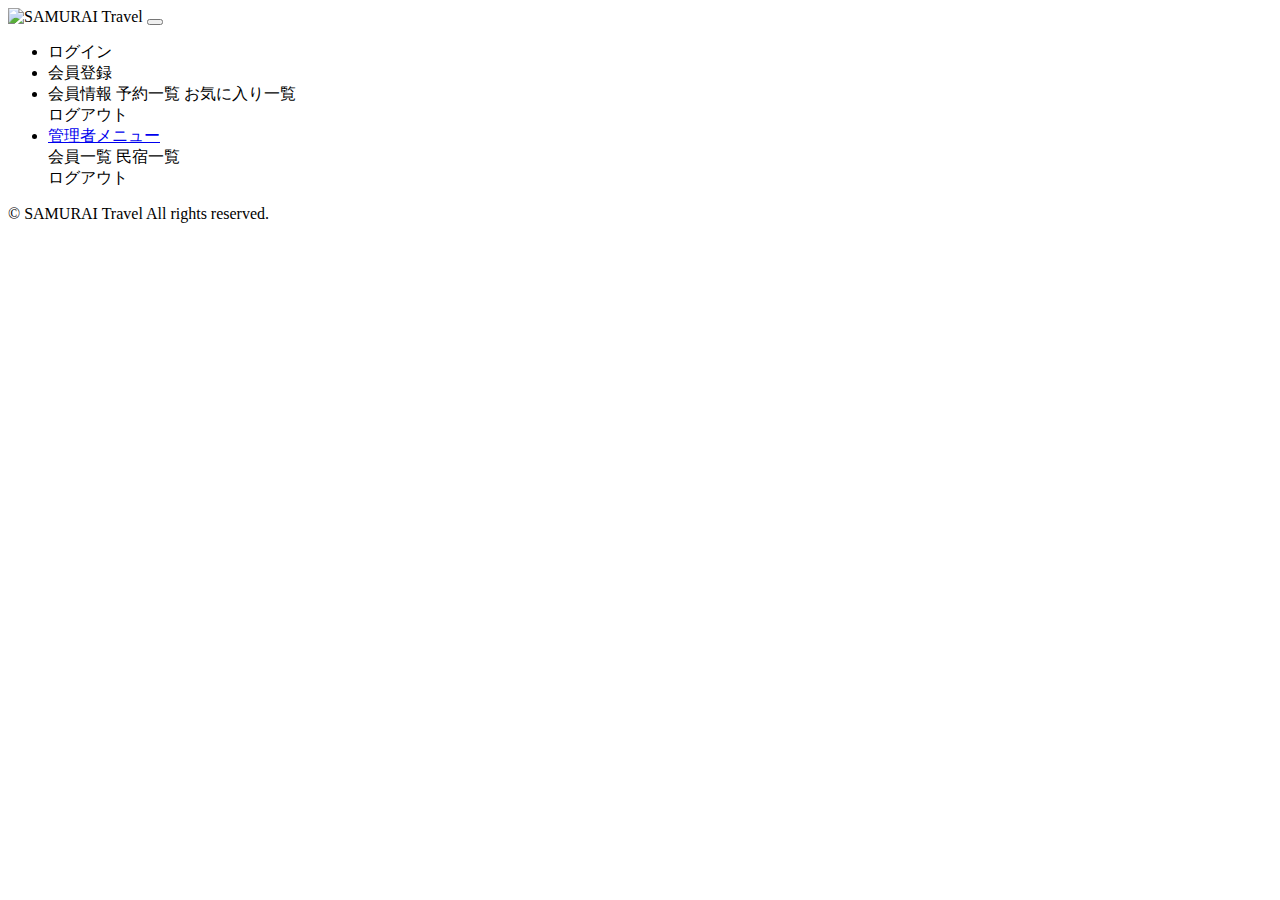
<file: springboot/samuraitravel/src/main/resources/templates/fragment.html>
<!DOCTYPE html>
 <html xmlns:th="https://www.thymeleaf.org" xmlns:sec="http://www.thymeleaf.org/extras/spring-security">
     <head>
         <!-- meta要素の部品化 -->
         <div th:fragment="meta" th:remove="tag">
             <meta charset="UTF-8">
             <meta name="viewport" content="width=device-width, initial-scale=1">
         </div>                        
         
         <!-- link要素の部品化 -->
         <div th:fragment="styles" th:remove="tag">
             <!-- Bootstrap -->
             <link href="https://cdn.jsdelivr.net/npm/bootstrap@5.2.3/dist/css/bootstrap.min.css" rel="stylesheet" integrity="sha384-rbsA2VBKQhggwzxH7pPCaAqO46MgnOM80zW1RWuH61DGLwZJEdK2Kadq2F9CUG65" crossorigin="anonymous">
             
             <!-- Google Fonts -->
             <link rel="preconnect" href="https://fonts.googleapis.com">
             <link rel="preconnect" href="https://fonts.gstatic.com" crossorigin>
             <link href="https://fonts.googleapis.com/css2?family=Noto+Sans+JP:wght@400;500&display=swap" rel="stylesheet">
             
             <link th:href="@{/css/style.css}" rel="stylesheet" >
         </div>   
         
         <title>部品化用のHTMLファイル</title>     
     </head>

    <body>
        <!-- ヘッダーの部品化 -->
        <div th:fragment="header" th:remove="tag">
            <nav class="navbar navbar-expand-md navbar-light bg-white shadow-sm samuraitravel-navbar">
                <div class="container samuraitravel-container">
                    <a class="navbar-brand" th:href="@{/}">                        
                        <img class="samuraitravel-logo me-1" th:src="@{/images/logo.png}" alt="SAMURAI Travel">                        
                    </a>    
                    
                     <button class="navbar-toggler" type="button" data-bs-toggle="collapse" data-bs-target="#navbarSupportedContent" aria-controls="navbarSupportedContent" aria-expanded="false" aria-label="Toggle navigation">
                         <span class="navbar-toggler-icon"></span>
                     </button>
                     
                     <div class="collapse navbar-collapse" id="navbarSupportedContent">                                    
                         <ul class="navbar-nav ms-auto">    
                             <!-- 未ログインであれば表示する -->
                             <li class="nav-item" sec:authorize="isAnonymous()">
                                 <a class="nav-link" th:href="@{/login}">ログイン</a>
                             </li>
                             <li class="nav-item" sec:authorize="isAnonymous()">
                                 <a class="nav-link" th:href="@{/signup}">会員登録</a>
                             </li>                                                    
                     
                             <!-- ログイン済みであれば表示する --> 
                             <li class="nav-item dropdown" sec:authorize="hasRole('ROLE_GENERAL')">
                                 <a id="navbarDropdownGeneral" class="nav-link dropdown-toggle" href="#" role="button" data-bs-toggle="dropdown" aria-haspopup="true" aria-expanded="false" v-pre>
                                     <span sec:authentication="principal.user.name"></span>
                                 </a>
         
                                 <div class="dropdown-menu dropdown-menu-end" aria-labelledby="navbarDropdownGeneral">
									 <a class="dropdown-item samuraitravel-dropdown-item" th:href="@{/user}">会員情報</a>  
                                     <a class="dropdown-item samuraitravel-dropdown-item" th:href="@{/reservations}">予約一覧</a>
                                     <a class="dropdown-item samuraitravel-dropdown-item" th:href="@{/favorites}">お気に入り一覧</a>
                                     
                                     <div class="dropdown-divider"></div>                                                                
                                     <a class="dropdown-item samuraitravel-dropdown-item" th:href="@{/logout}" onclick="event.preventDefault(); document.getElementById('logout-form').submit();">
                                         ログアウト
                                     </a>
                                     <form class="d-none" id="logout-form" th:action="@{/logout}" method="post"></form>                                     
                                 </div>
                             </li>                       
                                 
                             <!-- 管理者であれば表示する -->    
                             <li class="nav-item dropdown" sec:authorize="hasRole('ROLE_ADMIN')">
                                 <a id="navbarDropdownAdmin" class="nav-link dropdown-toggle" href="#" role="button" data-bs-toggle="dropdown" aria-haspopup="true" aria-expanded="false" v-pre>
                                     管理者メニュー
                                 </a>
         
                                 <div class="dropdown-menu dropdown-menu-end" aria-labelledby="navbarDropdownAdmin">                                                                                            
                                     <a class="dropdown-item samuraitravel-dropdown-item" th:href="@{/admin/users}">会員一覧</a>
                                     <a class="dropdown-item samuraitravel-dropdown-item" th:href="@{/admin/houses}">民宿一覧</a>                                                                                                     
                                                               
                                     <div class="dropdown-divider"></div>
                                     
                                     <a class="dropdown-item samuraitravel-dropdown-item" th:href="@{/logout}" onclick="event.preventDefault(); document.getElementById('logout-form').submit();">
                                         ログアウト
                                     </a>
                                     <form class="d-none" id="logout-form" th:action="@{/logout}" method="post"></form> 
                                 </div>
                             </li>                           
                         </ul>       
                    </div>                                                                                    
                </div>
            </nav>
        </div>
        
        <!-- フッターの部品化 -->
        <div th:fragment="footer" th:remove="tag">
            <footer>
                <div class="d-flex justify-content-center align-items-center h-100">
                    <p class="text-center text-muted small mb-0">&copy; SAMURAI Travel All rights reserved.</p>      
                </div>                 
            </footer>
        </div>
    
        <!-- script要素の部品化 -->
        <div th:fragment="scripts" th:remove="tag">
            <!-- Bootstrap -->
            <script src="https://cdn.jsdelivr.net/npm/bootstrap@5.2.3/dist/js/bootstrap.bundle.min.js" integrity="sha384-kenU1KFdBIe4zVF0s0G1M5b4hcpxyD9F7jL+jjXkk+Q2h455rYXK/7HAuoJl+0I4" crossorigin="anonymous"></script>
        </div>
    </body>
</html>
</file>
<file: style.css>
/* PC、スマホ共通スタイル */
body {
  font-family: "Source Sans Pro", "Hiragino Kaku Gothic ProN", Meiryo, Arial,
    sans-serif;
}

p {
  font-size: 15px;
}

/*================
PC用のスタイル 
=================*/
@media screen and (min-width: 768px) {
/* 横幅設定 */
body {
  max-width: 1080px;
  min-width: 960px;
  margin: 0 auto 0 auto;
}

/* ヘッダー */
header {
  display: flex;
  justify-content: space-between;
}

/* ナビゲーションのレイアウト */
#nav-pc {
  text-align: right;
  font-size: 14px;
  padding-top: 15px;
}

/* ナビゲーションのリンクの装飾設定 */
#nav-pc>a {
  text-decoration: none;
  margin-left: 20px;
}

#nav-pc>a:link {
  color: #0d0d0d;
}

#nav-pc>a:visited {
  color: #0d0d0d;
}

#nav-pc>a:hover {
  color: #0d0d0d;
  text-decoration: underline;
}

#nav-pc>a:active {
  color: #0d0d0d;
}

/* メインビジュアル*/
#main-visual {
  position: relative;
  height: 400px;
}

#main-message {
  position: absolute;
  top: 0;
  left: 0;
  background-color: #2710d5;
  color: #ffffff;
  border-radius: 0 0 476px 0;
  max-width: 620px;
  height: 100%;
  width: 100%;
  z-index: 11;
}

#main-message>h1 {
  font-size: 60px;
  font-weight: bold;
  margin: 100px 0 0 50px;
}

#main-message>p {
  font-size: 28px;
  margin: 0 0 0 50px;
}

#main-visual>img {
  max-width: 620px;
  border-radius: 476px 0 0 0;
  position: absolute;
  top: 0;
  right: 0;
  z-index: 10;
}

/* 見出し */
h2 {
  margin: 40px 0 0 0;
}

h2::after {
  content: url("images/line.png");
  margin-left: 10px;
}

h3 {
  font-size: 27px;
}

/* ミッション */
#mission {
  margin: 80px auto 80px auto;
  width: 100%;
}

#mission-flex {
  width: 100%;
  display: flex;
}

#mission-flex>div {
  width: 50%;
  margin: 20px;
}

#mission-photo {
  width: 100%;
}

#s2dgs {
  margin-top: 50px;
}

/* プロダクト */
#product {
  background-color: #fafafa;
  width: 100%;
  margin: 80px 0 80px 0;
  padding: 10px 40px 0px 40px;
}

/* 外枠 */
#product>div {
  margin-top: 40px;
  display: flex;
}

/* 左のカラム */
#product-left {
  width: 50%;
  margin-right: 20px;
}

/* 右のカラム */
#product-right {
  width: 50%;
  margin-left: 20px;
  margin-top: 80px;
}

/* 画像＋説明の枠 */
#product-left>div {
  position: relative;
  height: 480px;
  margin-right: 20px;
}

#product-right>div {
  position: relative;
  height: 480px;
  margin-left: 20px;
}

/* 画像 */
.product-photo {
  width: 100%;
}

/* 説明文の枠 */
.product-explain {
  background-color: #ffffff;
  position: absolute;
  left: 0;
  top: 280px;
  margin: 0 40px 0 40px;
  padding: 20px;
  box-shadow: 5px 5px 10px rgba(0, 0, 0, 0.05);
}

/* 説明文の英語 */
.product-explain>span {
  color: #2710d5;
  font-weight: bold;
  font-size: 16px;
  margin: 0;
}

/* 説明文の見出し */
.product-explain>h3 {
  margin: 5px 0 5px 0;
}

/* 説明文 */
.product-explain>p {
  margin: 0;
}

/* 「もっとみる」ボタン */
#product-more {
  margin: 0 auto -42px auto;
}

/* ABOUT US */
#aboutus {
  margin: 80px auto 80px auto;
}

/* 3つの組織文化と画像を入れる枠 */
#aboutus>div {
  display: flex;
}

/* 画像 */
.culture-img {
  width: 100%;
  align-self: flex-start;
}

.culture-img2 {
  margin-top: 50px;
  width: 100%;
}

/* 3つの組織文化の表 */
.culture-table {
  max-width: 500px;
  margin-right: 50px;
}

/* 番号 */
.culture-num {
  font-size: 80px;
  color: #2710d5;
  margin: 0 20px 0 0;
}

/* 組織文化英語 */
.culture-en {
  color: #2710d5;
  font-weight: bold;
  font-size: 24px;
  display: block;
}

/* 組織文化日本語 */
.culture-jp {
  font-size: 28px;
  font-weight: bold;
}

/* 説明文 */
.culture-description {
  margin: 0;
}

/* ビジョン */
#vision {
  margin: 80px auto 80px auto;
}

/* セクション内の外枠 */
#vision>div {
  width: 100%;
  display: flex;
  justify-content: space-between;
  flex-wrap: wrap;
}

/* 7つの行動指針の枠 */
.vision-box {
  width: 300px;
  height: 300px;
  margin-bottom: 30px;
  position: relative;
}

.vision-box>img {
  width: 100%;
  height: auto;
  position: absolute;
  top: 0;
  left: 0;
  z-index: 30;
}

.vision-box>span {
  position: absolute;
  top: 0;
  left: 0;
  z-index: 31;
  margin-right: 20px;
}

.vision-box>span>h4 {
  color: #2710d5;
  font-size: 19px;
  margin: 80px 0 0 0;
  }

.vision-box>span>h4::first-letter {
  font-size: 40px;
}

.vision-box>span>h5 {
  font-size: 20px;
  margin: 0 0 0 0;
}

.vision-box>span>p {
  margin: 10px 0 0 0;
}

/* 会社概要 */
#company {
  margin: 80px auto 80px auto;
}

#company-table {
  width: 100%;
}

.tableheader {
  text-align: left;
  padding: 20px;
  border-bottom-color: #2710d5;
  border-bottom-width: 1px;
  border-bottom-style: solid;
  width: 100px;
}

.tableheader-first {
  text-align: left;
  padding: 20px;
  border-bottom-color: #2710d5;
  border-bottom-width: 1px;
  border-bottom-style: solid;
  border-top-color: #2710d5;
  border-top-width: 1px;
  border-top-style: solid;
  width: 100px;
}

.cell {
  padding: 30px;
  border-bottom-color: #ececec;
  border-bottom-width: 1px;
  border-bottom-style: solid;
}

.cell-first {
  padding: 30px;
  border-bottom-color: #ececec;
  border-bottom-width: 1px;
  border-bottom-style: solid;
  border-top-color: #ececec;
  border-top-width: 1px;
  border-top-style: solid;
}

#company>iframe {
  width: 100%;
  height: 368px;
  margin-top: 40px;
}

/* お問い合わせ */
#contact {
  margin: 80px auto 80px auto;
}

/* 外枠 */
#contact>form>div {
  display: flex;
  flex-direction: row;
  flex-wrap: wrap;
  padding-bottom: 30px;
}

/* 左列の見出し */
.contact-heading {
  width: 240px;
  align-self: center;
}

/* 見出しのラベル */
.contact-label {
  font-weight: bold;
}

/* 必須 */
.contact-span {
  color: #ce2222;
  margin: 0 0 0 20px;
  font-weight: bold;
}

/* テキストボックス */
.contact-textbox {
  border-top: 0;
  border-left: 0;
  border-right: 0;
  border-bottom-width: 1px;
  border-bottom-color: #707070;
  border-bottom-style: solid;
  background-color: #fafafa;
  width: 400px;
  height: 56px;
}

/* お問い合わせ内容のテキストエリア */
.contact-textarea {
  border-top: 0;
  border-left: 0;
  border-right: 0;
  border-bottom-width: 1px;
  border-bottom-color: #707070;
  border-bottom-style: solid;
  background-color: #fafafa;
  width: 400px;
  height: 200px;
}

/* 個人情報の取り扱い */
details {
  width: 700px;
}

details>div {
  background-color: #fafafa;
  padding: 20px;
}

details>div>span {
  font-weight: bold;
}

/* フッター */
footer {
  background-color: #0d0d0d;
  text-align: center;
  padding: 80px 80px 30px 80px;
}

#footer-logo {
  margin-bottom: 30px;
}

#footer-link {
  margin-bottom: 50px;
}
#footer-link > a {
  text-decoration: none;
  margin: 10px;
}
#footer-link > a:link {
  color: #ffffff;
}
#footer-link > a:visited {
  color: #ffffff;
}
#footer-link > a:hover {
  color: #ffffff;
  text-decoration: underline;
}
#footer-link > a:active {
  color: #ffffff;
}

#sns-footer {
  text-align: left;
  width: 100%;
}

#sns-footer > a {
  margin-right: 30px;
}

#copyright {
  color: #ffffff;
  float: right;
}

#nav-sp,
   #menu-sp {
     display: none;
   }

#mission-main{
  height: 496px;
  width: 100%;
  background-image: url(images/mission/mission-main.png);
  background-repeat: no-repeat;
  background-position-y: center;
}

#mission-title{
  background-color: #2710d5;
  width: 368px;
  color: #ffffff;
  height: 496px;
  border-radius: 0 248px 248px 0;
  position: relative;
}

#mission-title > h1 {
  position: absolute;
  top: 0;
  left: 100px;
  font-size: 80px;
}

#mission-title > span{
  position: absolute;
  top: 200px;
  left: 100px;
  font-size: 26px;
}

#mission-title > div {
  position: absolute;
  top: 350px;
  left: 100px;
  font-size: 16px;
}

#mission-s2dgs {
  width: 100%;
  margin: 20px;
}

.mission-h2{
  color: #2710d5;
  font-size: 40px;
}

.mission-h2::after{
  content: none;
}

#mission-5goals{
  margin: 20px;
  display: flex;
}

#mission-5goals > div{
  flex-grow: 1;
  padding: 20px;
}

#mission-5goals > div > div {
  margin-bottom: 40px;
}

.fivegoals-image-right{
  float: right;
  margin: 20px;
}

.fivegoals-image-left{
  float: left;
  margin: 20px;
}

.fivegoals-number{
  color: #2710d5;
  font-size: 48px;
  margin: 0;
}

.fivegoals-h3{
  font-size: 28px;
  margin: 0;
}

.fivegoals-p{
  margin: 0;
}

#product-main{
  height: 496px;
  width: 100%;
  background-image: url(images/product/product-main.png);
  background-repeat: no-repeat;
  background-position-y: center;
}

#product-title{
  background-color: #2710d5;
  width: 368px;
  color: #ffffff;
  height: 496px;
  border-radius: 0 248px 248px 0;
  position: relative;
}

#product-title > h1{
  position: absolute;
  top: 0;
  left: 100px;
  font-size: 80px;
}

#product-title > span{
  position: absolute;
  top: 200px;
  left: 100px;
  font-size: 26px;
}

#product-title > div{
  position: absolute;
  top: 350px;
  left: 100px;
  font-size: 16px;
}

.product-section1{
  position: relative;
  margin: 20px;
  height: 340px;
}

.product-section1 > img{
  position: absolute;
  top: 0;
  left: 0;
  width: 450px;
  margin-right: 40px;
  margin-bottom: 30px;
  border-radius: 0 432px 0 0;
}

.product-section1 > div{
  position: absolute;
  top: 0;
  left: 480px;
}

.product-section2{
  position: relative;
  margin: 20px;
  height: 340px;
}

.product-section2 > img{
  position: absolute;
  top: 0;
  right: 0;
  width: 450px;
  margin-left: 40px;
  margin-bottom: 30px;
  border-radius: 432px 0 0 0;
}

.product-section2 > div{
  width: 500px;
  position: absolute;
  top: 0;
  left: 0;
}

.product-h2{
  color: #2710d5;
  font-size: 24px;
  margin: 0;
}

.product-h3{
  font-size: 28px;
  margin: 0;
}
}
/*====================
  スマートフォン用のスタイル
  =====================*/
  @media screen and (max-width: 767px) {
    body {
      min-width: 375px;
      margin: 0;
    }
    /* PC用ナビゲーション非表示 */
    #nav-pc {
      display: none;
    }
    /* ハンバーガーメニュー */
    #menu-sp {
      float: right;
      padding: 0;
    }
    /* スマホ用ナビゲーションの表示切替 */
   /* 初期状態、レイアウトと非表示設定 */
   #nav-sp {
    background-color: #2710d5;
    position: absolute;
    left: 0;
    top: 0;
    height: 100%;
    width: 100%;
    display: none;
    z-index: 100;
  }
  /* ×ボタン */
  #close {
    position: absolute;
    top: 20px;
    right: 20px;
  }
  /* ナビゲーションメニュー用ロゴ */
  #logo-sp {
    margin: 80px 0 30px 20px;
  }
  /* ナビゲーションのリンクの装飾設定 */
  #nav-sp > a {
    display: block;
  }
  #nav-sp > a:link {
    color: #ffffff;
  }
  #nav-sp > a:visited {
    color: #ffffff;
  }
  #nav-sp > a:hover {
    color: #ffffff;
    text-decoration: underline;
  }
  #nav-sp > a:active {
    color: #ffffff;
  }
  #nav-sp > .menu {
    text-decoration: none;
    display: block;
    margin: 0 20px 0 20px;
    height: 44px;
    font-size: 16px;
    background-image: url("images/arrow.png");
    background-repeat: no-repeat;
    background-position: right top;
  }
  #sns {
    position: absolute;
    bottom: 20px;
    left: 20px;
  }
  #sns > a {
    margin-right: 30px;
  }
  /*　メインビジュアル */
  #main-visual{
    position: relative;
    height: 470px;
    width: 100%;
    overflow: hidden;
  }

  #main-visual > div {
    position: absolute;
    top: 0;
    left: 0;
    background-color: #2710d5;
    color: white;
    border-radius: 0 0 476px 0;
    text-align: center;
    height: 280px;
    width: 100%;
    z-index: 11;
  }

    #main-visual > div > h1{
      font-size: 28px;
      margin: 90px 0 0 0;
    }

    #main-visual > div > p{
      margin: 0;
    }

    #main-visual > img{
      width: 100%;
      border-radius: 476px 0 0 0;
      z-index: 10;
      position: absolute;
      bottom: 0;
      right: 0;
    }

    /* 見出し */
    h2::after {
      content: url("images/line.png");
      margin-left: 10px;
    }

    h3 {
      font-size: 24px;
      margin: 10px 0 0 0;
    }

   /* ミッション */
   #mission {
    margin: 20px;
  }

  #mission-photo {
    width: 100%;
  }

  #s2dgs {
    width: 100%;
  }

  /* プロダクト */
  #product{
    background-color: #fafafa;
    padding-top: 10px;
  }

  #product h2{
    margin-left: 20px;
  }

  #product-left,#product-right{
    margin-right: 20px;
    margin-left: 20px;
  }

  #product-left > div,#product-right > div{
    position: relative;
    height: 540px;
  }

  .product-explain{
    background-color: #ffffff;
    position: absolute;
    left: 0;
    bottom: 50px;
    padding: 20px;
    box-shadow: 5px 5px 10px rgba(0, 0, 0, 0.05);
  }

  .product-explain > span{
    color: #2710d5;
    font-weight: bold;
    font-size: 16px;
    margin: 0;
  }

  .product-explain > h3{
    margin: 10px 0 10px 0;
  }

  .product-photo{
    width: 100%;
  }
  #product-more > img{
    margin: 0 0 -42px 20px;
  }

   /* aboutus */
   #aboutus{
    margin: 80px 20px 80px 20px;
   }

   #aboutus > div{
    display: flex;
    flex-direction: column;
   }

   .culture-table{
    width: 100%;
    padding-right: 20px;
    order: 2;
   }

   .culture-img{
    width: 100%;
    order: 1;
   }

   .culture-img2{
    width: 100%;
   }

   .culture-num{
    font-size: 80px;
    color: #2710d5;
   }

   .culture-en{
    color: #2710d5;
    font-weight: bold;
    font-size: 24px;
    display: block;
   }

   .culture-jp{
    display: block;
   }

   .culture-description{
    margin: 0;
   }

   /* vision */
   #vision{
    margin: 80px 20px 80px 20px;
   }

   .vision-box{
    width: 300px;
    height: 300px;
    margin-bottom: 30px;
    position: relative;
   }

   .vision-box > img{
    width: 100%;
    height: auto;
    position: absolute;
    top: 0;
    left: 0;
    z-index: 30;
   }

   .vision-box > span{
    position: absolute;
    top: 0;
    left: 0;
    z-index: 31;
    margin-right: 20px;
   }

   .vision-box > span > h4{
    color: #2710d5;
    font-size: 19px;
    margin-top: 60px;
   }

   .vision-box > span > h5{
    font-size: 20px;
    margin: 0;
   }

   .vision-box > span > p{
    margin-top: 10px;
   }

   /* company */
   #company{
    margin: 0 20px 0 20px;
   }

   #company > h3{
    margin-bottom: 20px;
   }

   #company > table{
    width: 100%;
   }

   .tableheader-first{
    text-align: left;
    padding: 20px;
    border-bottom: #2710d5 1px solid;
    border-top: #2710d5 1px solid;
    width: 50px;
   }

   .tableheader{
    text-align: left;
    padding: 20px;
    border-bottom: #2710d5 1px solid;
    width: 50px;
   }

   .cell{
    padding: 20px;
    border-bottom: #ececec 1px solid;
   }

   .cell-first{
    padding: 20px;
    border-bottom: #ececec 1px solid;
    border-top: #ececec 1px solid;
   }

   #company > iframe {
    width: 100%;
    height: 240px;
    margin-top: 40px;
   }

   /* contact */
   #contact{
    margin: 80px 20px 80px 20px;
   }

   #contact > h3 {
    margin-bottom: 20px;
   }
   #contact > form > div {
    margin-bottom: 20px;
   }

   .contact-heading{
    margin-bottom: 20px;
   }

   .contact-label{
    font-weight: bold;
   }

   .contact-span{
    color: #ce2222;
    margin-left: 20px;
    font-weight: bold;
   }

   .contact-textbox{
    height: 56px;
    border-top: 0;
    border-left: 0;
    border-right: 0;
    background-color: #fafafa;
    border-bottom: #707070 1px solid;
    min-width: 300px;
    width: 100%;
   }

   .contact-textarea{
    height: 150px;
    border-top: 0;
    border-left: 0;
    border-right: 0;
    width: 100%;
   }

   .radiobutton{
    margin-bottom: 20px;
   }

   .radiobutton + label::after {
    content: "\A";
    white-space: pre;
  }

  /* フッター　*/
  footer{
    background-color: #0d0d0d;
    padding: 30px 20px 50px 20px;
  }

  #footer-logo{
    margin-bottom: 30px;
  }

  #footer-link{
    margin-bottom: 50px;
  }

  #footer-link > a{
    text-decoration: none;
    margin: 0 20px 30px 0;
    display: block;
    background-image: url(images/arrow.png);
    background-repeat: no-repeat;
    background-position: right top;
  }

  #footer-link > a:link {
    color: #ffffff;
  }
  #footer-link > a:visited {
    color: #ffffff;
  }
  #footer-link > a:hover {
    color: #ffffff;
    text-decoration: underline;
  }
  #footer-link > a:active {
    color: #ffffff;
  }

  #sns-footer > a{
    margin-right: 30px;
  }

  #copyright{
    font-size: 12px;
    display: block;
    margin-top: 30px;
    color: #ffffff;
  }

  #mission-main{
    height: 256px;
    width: 100%;
    background-image: url(images/mission/mission-main.png);
    background-repeat: no-repeat;
    background-position-y: center;
    background-size: auto 208px;
  }

  #mission-title{
    background-color: #2710d5;
    width: 136px;
    color: #ffffff;
    height: 256px;
    border-radius: 0 248px 248px 0;
    position: relative;
  }

  #mission-title > h1{
    position: absolute;
    top: 0;
    left: 20px;
    font-size: 40px;
  }

  #mission-title > span{
    position: absolute;
    top: 110px;
    left: 20px;
    font-size: 18px;
  }

  #mission-title > div{
    position: absolute;
    top: 180px;
    left: 20px;
    font-size: 13px;
  }

  #mission-s2dgs{
    margin: 20px;
  }

  .mission-h2{
    color: #2710d5;
    font-size: 38px;
  }

  .mission-h2::after{
    content: none;
  }

  #mission-s2dgs > img {
    width: 100%;
  }

  #mission-5goals{
    margin: 20px 20px 20px 20px;
  }

  #mission-5goals > div > div{
    margin-bottom: 40px;
  }

  #s2dgs-image{
    width: 100%;
  }

  .fivegoals-image-right{
    margin: 20px auto;
    display: block;
  }

  .fivegoals-image-left{
    margin: 20px auto;
    display: block;
  }

  .fivegoals-number{
    color: #2710d5;
    font-size: 48px;
    margin: 0;
  }

  .fivegoals-h3{
    font-size: 28px;
    margin: 0;
  }

  .fivegoals-p{
    margin: 0;
  }
  
  #product-main{
    height: 256px;
    width: 100%;
    background-image: url(images/product/product-main.png);
    background-repeat: no-repeat;
    background-position-y: center;
    background-size: auto 208px;
  }

  #product-title{
    background-color: #2710d5;
    width: 136px;
    color: #ffffff;
    height: 256px;
    border-radius: 0 248px 248px 0;
    position: relative;
  }

  #product-title > h1{
    position: absolute;
    top: 0;
    left: 20px;
    font-size: 40px;
  }

  #product-title > span{
    position: absolute;
    top: 110px;
    left: 20px;
    font-size: 18px;
  }

  #product-title > div{
    position: absolute;
    top: 180px;
    left: 20px;
    font-size: 13px;
  }

  .product-section1{
    margin: 20px;
  }

  .product-section1 > img{
    width: 100%;
    border-radius: 0 300px 0 0;
  }

  .product-section2{
    margin: 20px;
    display: flex;
    flex-direction: column;
  }

  .product-section2 > img{
    order: 1;
    width: 100%;
    border-radius: 300px 0 0 0;
  }

  .product-section2 > div {
    order: 2;
  }

  .product-h2{
    color: #2710d5;
    font-size: 24px;
    margin: 0;
  }

  .product-h3{
    font-size: 28px;
    margin: 0;
  }
}
</file>
<file: htmlcss/style.css>
/* PC、スマホ共通スタイル */
body {
  font-family: "Source Sans Pro", "Hiragino Kaku Gothic ProN", Meiryo, Arial,
    sans-serif;
}

p {
  font-size: 15px;
}

/*================
PC用のスタイル 
=================*/
@media screen and (min-width: 768px) {
/* 横幅設定 */
body {
  max-width: 1080px;
  min-width: 960px;
  margin: 0 auto 0 auto;
}

/* ヘッダー */
header {
  display: flex;
  justify-content: space-between;
}

/* ナビゲーションのレイアウト */
#nav-pc {
  text-align: right;
  font-size: 14px;
  padding-top: 15px;
}

/* ナビゲーションのリンクの装飾設定 */
#nav-pc>a {
  text-decoration: none;
  margin-left: 20px;
}

#nav-pc>a:link {
  color: #0d0d0d;
}

#nav-pc>a:visited {
  color: #0d0d0d;
}

#nav-pc>a:hover {
  color: #0d0d0d;
  text-decoration: underline;
}

#nav-pc>a:active {
  color: #0d0d0d;
}

/* メインビジュアル*/
#main-visual {
  position: relative;
  height: 400px;
}

#main-message {
  position: absolute;
  top: 0;
  left: 0;
  background-color: #2710d5;
  color: #ffffff;
  border-radius: 0 0 476px 0;
  max-width: 620px;
  height: 100%;
  width: 100%;
  z-index: 11;
}

#main-message>h1 {
  font-size: 60px;
  font-weight: bold;
  margin: 100px 0 0 50px;
}

#main-message>p {
  font-size: 28px;
  margin: 0 0 0 50px;
}

#main-visual>img {
  max-width: 620px;
  border-radius: 476px 0 0 0;
  position: absolute;
  top: 0;
  right: 0;
  z-index: 10;
}

/* 見出し */
h2 {
  margin: 40px 0 0 0;
}

h2::after {
  content: url("images/line.png");
  margin-left: 10px;
}

h3 {
  font-size: 27px;
}

/* ミッション */
#mission {
  margin: 80px auto 80px auto;
  width: 100%;
}

#mission-flex {
  width: 100%;
  display: flex;
}

#mission-flex>div {
  width: 50%;
  margin: 20px;
}

#mission-photo {
  width: 100%;
}

#s2dgs {
  margin-top: 50px;
}

/* プロダクト */
#product {
  background-color: #fafafa;
  width: 100%;
  margin: 80px 0 80px 0;
  padding: 10px 40px 0px 40px;
}

/* 外枠 */
#product>div {
  margin-top: 40px;
  display: flex;
}

/* 左のカラム */
#product-left {
  width: 50%;
  margin-right: 20px;
}

/* 右のカラム */
#product-right {
  width: 50%;
  margin-left: 20px;
  margin-top: 80px;
}

/* 画像＋説明の枠 */
#product-left>div {
  position: relative;
  height: 480px;
  margin-right: 20px;
}

#product-right>div {
  position: relative;
  height: 480px;
  margin-left: 20px;
}

/* 画像 */
.product-photo {
  width: 100%;
}

/* 説明文の枠 */
.product-explain {
  background-color: #ffffff;
  position: absolute;
  left: 0;
  top: 280px;
  margin: 0 40px 0 40px;
  padding: 20px;
  box-shadow: 5px 5px 10px rgba(0, 0, 0, 0.05);
}

/* 説明文の英語 */
.product-explain>span {
  color: #2710d5;
  font-weight: bold;
  font-size: 16px;
  margin: 0;
}

/* 説明文の見出し */
.product-explain>h3 {
  margin: 5px 0 5px 0;
}

/* 説明文 */
.product-explain>p {
  margin: 0;
}

/* 「もっとみる」ボタン */
#product-more {
  margin: 0 auto -42px auto;
}

/* ABOUT US */
#aboutus {
  margin: 80px auto 80px auto;
}

/* 3つの組織文化と画像を入れる枠 */
#aboutus>div {
  display: flex;
}

/* 画像 */
.culture-img {
  width: 100%;
  align-self: flex-start;
}

.culture-img2 {
  margin-top: 50px;
  width: 100%;
}

/* 3つの組織文化の表 */
.culture-table {
  max-width: 500px;
  margin-right: 50px;
}

/* 番号 */
.culture-num {
  font-size: 80px;
  color: #2710d5;
  margin: 0 20px 0 0;
}

/* 組織文化英語 */
.culture-en {
  color: #2710d5;
  font-weight: bold;
  font-size: 24px;
  display: block;
}

/* 組織文化日本語 */
.culture-jp {
  font-size: 28px;
  font-weight: bold;
}

/* 説明文 */
.culture-description {
  margin: 0;
}

/* ビジョン */
#vision {
  margin: 80px auto 80px auto;
}

/* セクション内の外枠 */
#vision>div {
  width: 100%;
  display: flex;
  justify-content: space-between;
  flex-wrap: wrap;
}

/* 7つの行動指針の枠 */
.vision-box {
  width: 300px;
  height: 300px;
  margin-bottom: 30px;
  position: relative;
}

.vision-box>img {
  width: 100%;
  height: auto;
  position: absolute;
  top: 0;
  left: 0;
  z-index: 30;
}

.vision-box>span {
  position: absolute;
  top: 0;
  left: 0;
  z-index: 31;
  margin-right: 20px;
}

.vision-box>span>h4 {
  color: #2710d5;
  font-size: 19px;
  margin: 80px 0 0 0;
  }

.vision-box>span>h4::first-letter {
  font-size: 40px;
}

.vision-box>span>h5 {
  font-size: 20px;
  margin: 0 0 0 0;
}

.vision-box>span>p {
  margin: 10px 0 0 0;
}

/* 会社概要 */
#company {
  margin: 80px auto 80px auto;
}

#company-table {
  width: 100%;
}

.tableheader {
  text-align: left;
  padding: 20px;
  border-bottom-color: #2710d5;
  border-bottom-width: 1px;
  border-bottom-style: solid;
  width: 100px;
}

.tableheader-first {
  text-align: left;
  padding: 20px;
  border-bottom-color: #2710d5;
  border-bottom-width: 1px;
  border-bottom-style: solid;
  border-top-color: #2710d5;
  border-top-width: 1px;
  border-top-style: solid;
  width: 100px;
}

.cell {
  padding: 30px;
  border-bottom-color: #ececec;
  border-bottom-width: 1px;
  border-bottom-style: solid;
}

.cell-first {
  padding: 30px;
  border-bottom-color: #ececec;
  border-bottom-width: 1px;
  border-bottom-style: solid;
  border-top-color: #ececec;
  border-top-width: 1px;
  border-top-style: solid;
}

#company>iframe {
  width: 100%;
  height: 368px;
  margin-top: 40px;
}

/* お問い合わせ */
#contact {
  margin: 80px auto 80px auto;
}

/* 外枠 */
#contact>form>div {
  display: flex;
  flex-direction: row;
  flex-wrap: wrap;
  padding-bottom: 30px;
}

/* 左列の見出し */
.contact-heading {
  width: 240px;
  align-self: center;
}

/* 見出しのラベル */
.contact-label {
  font-weight: bold;
}

/* 必須 */
.contact-span {
  color: #ce2222;
  margin: 0 0 0 20px;
  font-weight: bold;
}

/* テキストボックス */
.contact-textbox {
  border-top: 0;
  border-left: 0;
  border-right: 0;
  border-bottom-width: 1px;
  border-bottom-color: #707070;
  border-bottom-style: solid;
  background-color: #fafafa;
  width: 400px;
  height: 56px;
}

/* お問い合わせ内容のテキストエリア */
.contact-textarea {
  border-top: 0;
  border-left: 0;
  border-right: 0;
  border-bottom-width: 1px;
  border-bottom-color: #707070;
  border-bottom-style: solid;
  background-color: #fafafa;
  width: 400px;
  height: 200px;
}

/* 個人情報の取り扱い */
details {
  width: 700px;
}

details>div {
  background-color: #fafafa;
  padding: 20px;
}

details>div>span {
  font-weight: bold;
}

/* フッター */
footer {
  background-color: #0d0d0d;
  text-align: center;
  padding: 80px 80px 30px 80px;
}

#footer-logo {
  margin-bottom: 30px;
}

#footer-link {
  margin-bottom: 50px;
}
#footer-link > a {
  text-decoration: none;
  margin: 10px;
}
#footer-link > a:link {
  color: #ffffff;
}
#footer-link > a:visited {
  color: #ffffff;
}
#footer-link > a:hover {
  color: #ffffff;
  text-decoration: underline;
}
#footer-link > a:active {
  color: #ffffff;
}

#sns-footer {
  text-align: left;
  width: 100%;
}

#sns-footer > a {
  margin-right: 30px;
}

#copyright {
  color: #ffffff;
  float: right;
}

#nav-sp,
   #menu-sp {
     display: none;
   }

#mission-main{
  height: 496px;
  width: 100%;
  background-image: url(images/mission/mission-main.png);
  background-repeat: no-repeat;
  background-position-y: center;
}

#mission-title{
  background-color: #2710d5;
  width: 368px;
  color: #ffffff;
  height: 496px;
  border-radius: 0 248px 248px 0;
  position: relative;
}

#mission-title > h1 {
  position: absolute;
  top: 0;
  left: 100px;
  font-size: 80px;
}

#mission-title > span{
  position: absolute;
  top: 200px;
  left: 100px;
  font-size: 26px;
}

#mission-title > div {
  position: absolute;
  top: 350px;
  left: 100px;
  font-size: 16px;
}

#mission-s2dgs {
  width: 100%;
  margin: 20px;
}

.mission-h2{
  color: #2710d5;
  font-size: 40px;
}

.mission-h2::after{
  content: none;
}

#mission-5goals{
  margin: 20px;
  display: flex;
}

#mission-5goals > div{
  flex-grow: 1;
  padding: 20px;
}

#mission-5goals > div > div {
  margin-bottom: 40px;
}

.fivegoals-image-right{
  float: right;
  margin: 20px;
}

.fivegoals-image-left{
  float: left;
  margin: 20px;
}

.fivegoals-number{
  color: #2710d5;
  font-size: 48px;
  margin: 0;
}

.fivegoals-h3{
  font-size: 28px;
  margin: 0;
}

.fivegoals-p{
  margin: 0;
}

#product-main{
  height: 496px;
  width: 100%;
  background-image: url(images/product/product-main.png);
  background-repeat: no-repeat;
  background-position-y: center;
}

#product-title{
  background-color: #2710d5;
  width: 368px;
  color: #ffffff;
  height: 496px;
  border-radius: 0 248px 248px 0;
  position: relative;
}

#product-title > h1{
  position: absolute;
  top: 0;
  left: 100px;
  font-size: 80px;
}

#product-title > span{
  position: absolute;
  top: 200px;
  left: 100px;
  font-size: 26px;
}

#product-title > div{
  position: absolute;
  top: 350px;
  left: 100px;
  font-size: 16px;
}

.product-section1{
  position: relative;
  margin: 20px;
  height: 340px;
}

.product-section1 > img{
  position: absolute;
  top: 0;
  left: 0;
  width: 450px;
  margin-right: 40px;
  margin-bottom: 30px;
  border-radius: 0 432px 0 0;
}

.product-section1 > div{
  position: absolute;
  top: 0;
  left: 480px;
}

.product-section2{
  position: relative;
  margin: 20px;
  height: 340px;
}

.product-section2 > img{
  position: absolute;
  top: 0;
  right: 0;
  width: 450px;
  margin-left: 40px;
  margin-bottom: 30px;
  border-radius: 432px 0 0 0;
}

.product-section2 > div{
  width: 500px;
  position: absolute;
  top: 0;
  left: 0;
}

.product-h2{
  color: #2710d5;
  font-size: 24px;
  margin: 0;
}

.product-h3{
  font-size: 28px;
  margin: 0;
}
}
/*====================
  スマートフォン用のスタイル
  =====================*/
  @media screen and (max-width: 767px) {
    body {
      min-width: 375px;
      margin: 0;
    }
    /* PC用ナビゲーション非表示 */
    #nav-pc {
      display: none;
    }
    /* ハンバーガーメニュー */
    #menu-sp {
      float: right;
      padding: 0;
    }
    /* スマホ用ナビゲーションの表示切替 */
   /* 初期状態、レイアウトと非表示設定 */
   #nav-sp {
    background-color: #2710d5;
    position: absolute;
    left: 0;
    top: 0;
    height: 100%;
    width: 100%;
    display: none;
    z-index: 100;
  }
  /* ×ボタン */
  #close {
    position: absolute;
    top: 20px;
    right: 20px;
  }
  /* ナビゲーションメニュー用ロゴ */
  #logo-sp {
    margin: 80px 0 30px 20px;
  }
  /* ナビゲーションのリンクの装飾設定 */
  #nav-sp > a {
    display: block;
  }
  #nav-sp > a:link {
    color: #ffffff;
  }
  #nav-sp > a:visited {
    color: #ffffff;
  }
  #nav-sp > a:hover {
    color: #ffffff;
    text-decoration: underline;
  }
  #nav-sp > a:active {
    color: #ffffff;
  }
  #nav-sp > .menu {
    text-decoration: none;
    display: block;
    margin: 0 20px 0 20px;
    height: 44px;
    font-size: 16px;
    background-image: url("images/arrow.png");
    background-repeat: no-repeat;
    background-position: right top;
  }
  #sns {
    position: absolute;
    bottom: 20px;
    left: 20px;
  }
  #sns > a {
    margin-right: 30px;
  }
  /*　メインビジュアル */
  #main-visual{
    position: relative;
    height: 470px;
    width: 100%;
    overflow: hidden;
  }

  #main-visual > div {
    position: absolute;
    top: 0;
    left: 0;
    background-color: #2710d5;
    color: white;
    border-radius: 0 0 476px 0;
    text-align: center;
    height: 280px;
    width: 100%;
    z-index: 11;
  }

    #main-visual > div > h1{
      font-size: 28px;
      margin: 90px 0 0 0;
    }

    #main-visual > div > p{
      margin: 0;
    }

    #main-visual > img{
      width: 100%;
      border-radius: 476px 0 0 0;
      z-index: 10;
      position: absolute;
      bottom: 0;
      right: 0;
    }

    /* 見出し */
    h2::after {
      content: url("images/line.png");
      margin-left: 10px;
    }

    h3 {
      font-size: 24px;
      margin: 10px 0 0 0;
    }

   /* ミッション */
   #mission {
    margin: 20px;
  }

  #mission-photo {
    width: 100%;
  }

  #s2dgs {
    width: 100%;
  }

  /* プロダクト */
  #product{
    background-color: #fafafa;
    padding-top: 10px;
  }

  #product h2{
    margin-left: 20px;
  }

  #product-left,#product-right{
    margin-right: 20px;
    margin-left: 20px;
  }

  #product-left > div,#product-right > div{
    position: relative;
    height: 540px;
  }

  .product-explain{
    background-color: #ffffff;
    position: absolute;
    left: 0;
    bottom: 50px;
    padding: 20px;
    box-shadow: 5px 5px 10px rgba(0, 0, 0, 0.05);
  }

  .product-explain > span{
    color: #2710d5;
    font-weight: bold;
    font-size: 16px;
    margin: 0;
  }

  .product-explain > h3{
    margin: 10px 0 10px 0;
  }

  .product-photo{
    width: 100%;
  }
  #product-more > img{
    margin: 0 0 -42px 20px;
  }

   /* aboutus */
   #aboutus{
    margin: 80px 20px 80px 20px;
   }

   #aboutus > div{
    display: flex;
    flex-direction: column;
   }

   .culture-table{
    width: 100%;
    padding-right: 20px;
    order: 2;
   }

   .culture-img{
    width: 100%;
    order: 1;
   }

   .culture-img2{
    width: 100%;
   }

   .culture-num{
    font-size: 80px;
    color: #2710d5;
   }

   .culture-en{
    color: #2710d5;
    font-weight: bold;
    font-size: 24px;
    display: block;
   }

   .culture-jp{
    display: block;
   }

   .culture-description{
    margin: 0;
   }

   /* vision */
   #vision{
    margin: 80px 20px 80px 20px;
   }

   .vision-box{
    width: 300px;
    height: 300px;
    margin-bottom: 30px;
    position: relative;
   }

   .vision-box > img{
    width: 100%;
    height: auto;
    position: absolute;
    top: 0;
    left: 0;
    z-index: 30;
   }

   .vision-box > span{
    position: absolute;
    top: 0;
    left: 0;
    z-index: 31;
    margin-right: 20px;
   }

   .vision-box > span > h4{
    color: #2710d5;
    font-size: 19px;
    margin-top: 60px;
   }

   .vision-box > span > h5{
    font-size: 20px;
    margin: 0;
   }

   .vision-box > span > p{
    margin-top: 10px;
   }

   /* company */
   #company{
    margin: 0 20px 0 20px;
   }

   #company > h3{
    margin-bottom: 20px;
   }

   #company > table{
    width: 100%;
   }

   .tableheader-first{
    text-align: left;
    padding: 20px;
    border-bottom: #2710d5 1px solid;
    border-top: #2710d5 1px solid;
    width: 50px;
   }

   .tableheader{
    text-align: left;
    padding: 20px;
    border-bottom: #2710d5 1px solid;
    width: 50px;
   }

   .cell{
    padding: 20px;
    border-bottom: #ececec 1px solid;
   }

   .cell-first{
    padding: 20px;
    border-bottom: #ececec 1px solid;
    border-top: #ececec 1px solid;
   }

   #company > iframe {
    width: 100%;
    height: 240px;
    margin-top: 40px;
   }

   /* contact */
   #contact{
    margin: 80px 20px 80px 20px;
   }

   #contact > h3 {
    margin-bottom: 20px;
   }
   #contact > form > div {
    margin-bottom: 20px;
   }

   .contact-heading{
    margin-bottom: 20px;
   }

   .contact-label{
    font-weight: bold;
   }

   .contact-span{
    color: #ce2222;
    margin-left: 20px;
    font-weight: bold;
   }

   .contact-textbox{
    height: 56px;
    border-top: 0;
    border-left: 0;
    border-right: 0;
    background-color: #fafafa;
    border-bottom: #707070 1px solid;
    min-width: 300px;
    width: 100%;
   }

   .contact-textarea{
    height: 150px;
    border-top: 0;
    border-left: 0;
    border-right: 0;
    width: 100%;
   }

   .radiobutton{
    margin-bottom: 20px;
   }

   .radiobutton + label::after {
    content: "\A";
    white-space: pre;
  }

  /* フッター　*/
  footer{
    background-color: #0d0d0d;
    padding: 30px 20px 50px 20px;
  }

  #footer-logo{
    margin-bottom: 30px;
  }

  #footer-link{
    margin-bottom: 50px;
  }

  #footer-link > a{
    text-decoration: none;
    margin: 0 20px 30px 0;
    display: block;
    background-image: url(images/arrow.png);
    background-repeat: no-repeat;
    background-position: right top;
  }

  #footer-link > a:link {
    color: #ffffff;
  }
  #footer-link > a:visited {
    color: #ffffff;
  }
  #footer-link > a:hover {
    color: #ffffff;
    text-decoration: underline;
  }
  #footer-link > a:active {
    color: #ffffff;
  }

  #sns-footer > a{
    margin-right: 30px;
  }

  #copyright{
    font-size: 12px;
    display: block;
    margin-top: 30px;
    color: #ffffff;
  }

  #mission-main{
    height: 256px;
    width: 100%;
    background-image: url(images/mission/mission-main.png);
    background-repeat: no-repeat;
    background-position-y: center;
    background-size: auto 208px;
  }

  #mission-title{
    background-color: #2710d5;
    width: 136px;
    color: #ffffff;
    height: 256px;
    border-radius: 0 248px 248px 0;
    position: relative;
  }

  #mission-title > h1{
    position: absolute;
    top: 0;
    left: 20px;
    font-size: 40px;
  }

  #mission-title > span{
    position: absolute;
    top: 110px;
    left: 20px;
    font-size: 18px;
  }

  #mission-title > div{
    position: absolute;
    top: 180px;
    left: 20px;
    font-size: 13px;
  }

  #mission-s2dgs{
    margin: 20px;
  }

  .mission-h2{
    color: #2710d5;
    font-size: 38px;
  }

  .mission-h2::after{
    content: none;
  }

  #mission-s2dgs > img {
    width: 100%;
  }

  #mission-5goals{
    margin: 20px 20px 20px 20px;
  }

  #mission-5goals > div > div{
    margin-bottom: 40px;
  }

  #s2dgs-image{
    width: 100%;
  }

  .fivegoals-image-right{
    margin: 20px auto;
    display: block;
  }

  .fivegoals-image-left{
    margin: 20px auto;
    display: block;
  }

  .fivegoals-number{
    color: #2710d5;
    font-size: 48px;
    margin: 0;
  }

  .fivegoals-h3{
    font-size: 28px;
    margin: 0;
  }

  .fivegoals-p{
    margin: 0;
  }
  
  #product-main{
    height: 256px;
    width: 100%;
    background-image: url(images/product/product-main.png);
    background-repeat: no-repeat;
    background-position-y: center;
    background-size: auto 208px;
  }

  #product-title{
    background-color: #2710d5;
    width: 136px;
    color: #ffffff;
    height: 256px;
    border-radius: 0 248px 248px 0;
    position: relative;
  }

  #product-title > h1{
    position: absolute;
    top: 0;
    left: 20px;
    font-size: 40px;
  }

  #product-title > span{
    position: absolute;
    top: 110px;
    left: 20px;
    font-size: 18px;
  }

  #product-title > div{
    position: absolute;
    top: 180px;
    left: 20px;
    font-size: 13px;
  }

  .product-section1{
    margin: 20px;
  }

  .product-section1 > img{
    width: 100%;
    border-radius: 0 300px 0 0;
  }

  .product-section2{
    margin: 20px;
    display: flex;
    flex-direction: column;
  }

  .product-section2 > img{
    order: 1;
    width: 100%;
    border-radius: 300px 0 0 0;
  }

  .product-section2 > div {
    order: 2;
  }

  .product-h2{
    color: #2710d5;
    font-size: 24px;
    margin: 0;
  }

  .product-h3{
    font-size: 28px;
    margin: 0;
  }
}
</file>
